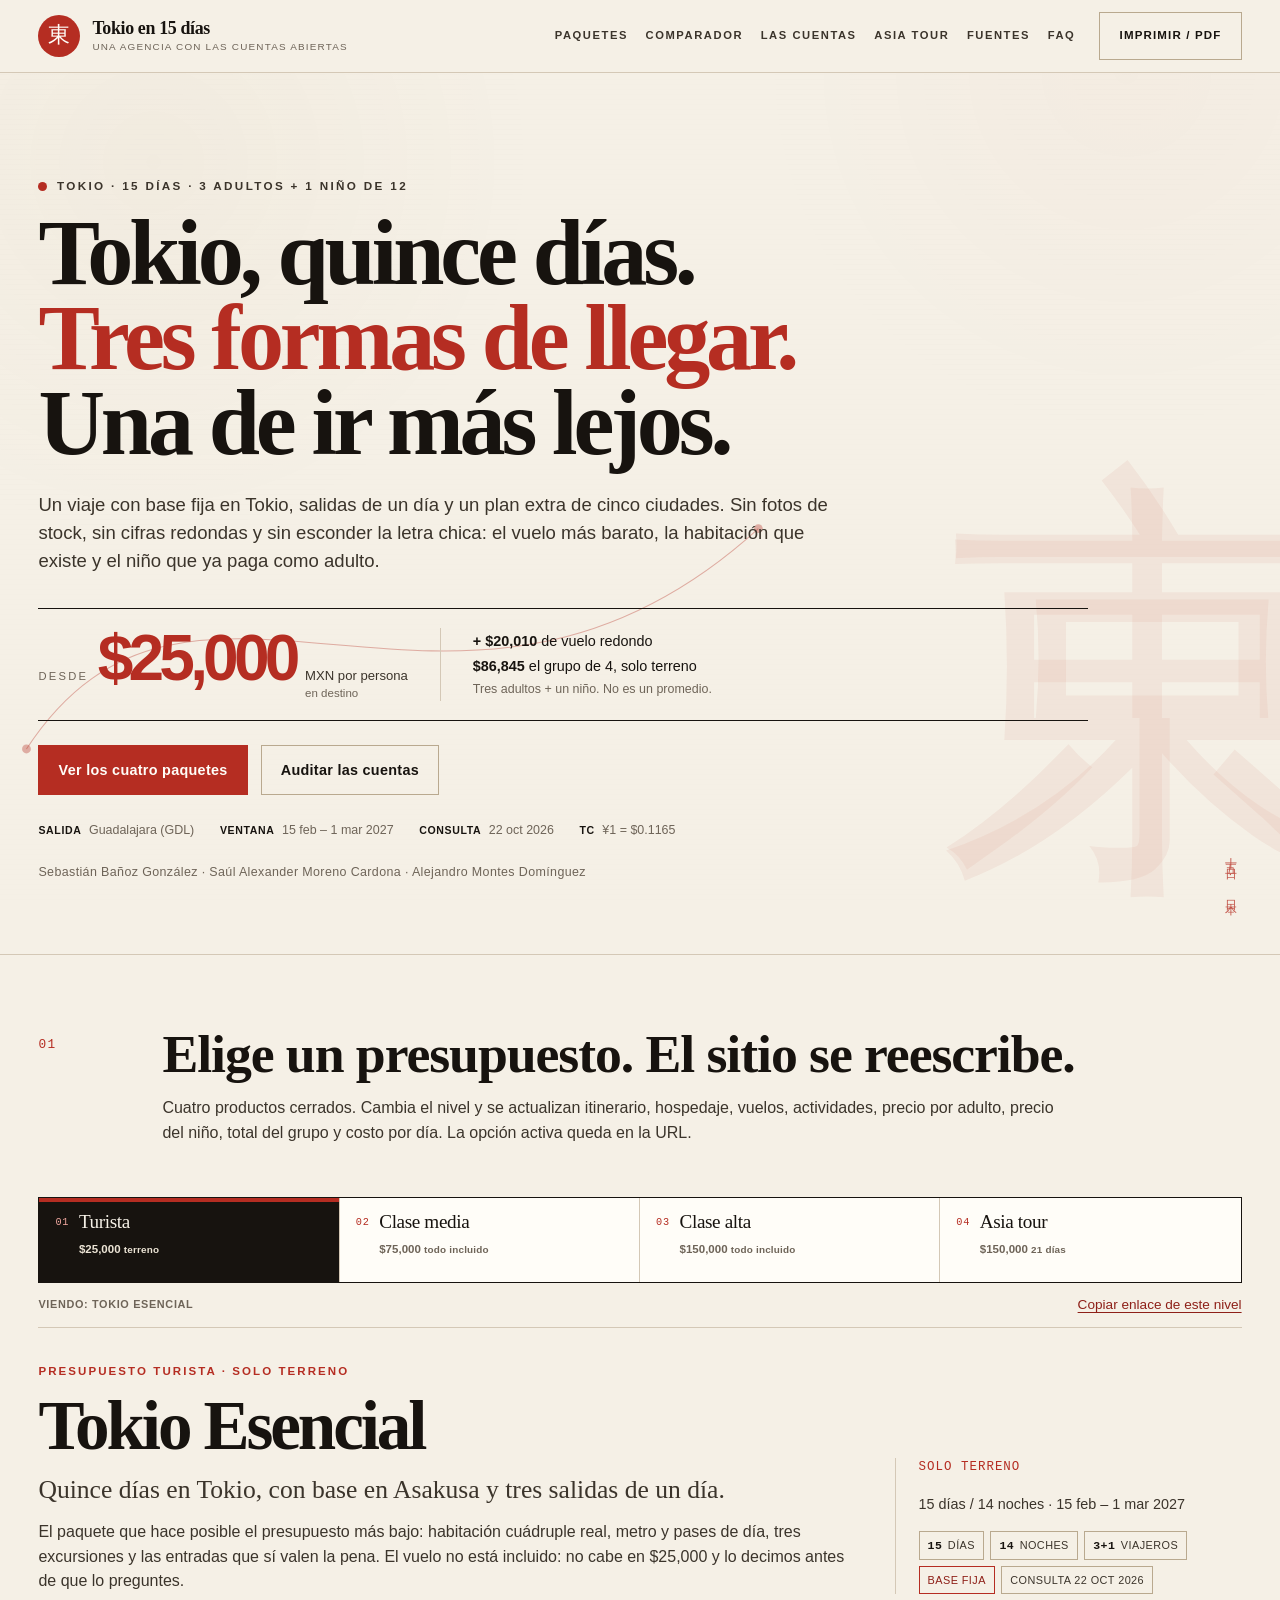
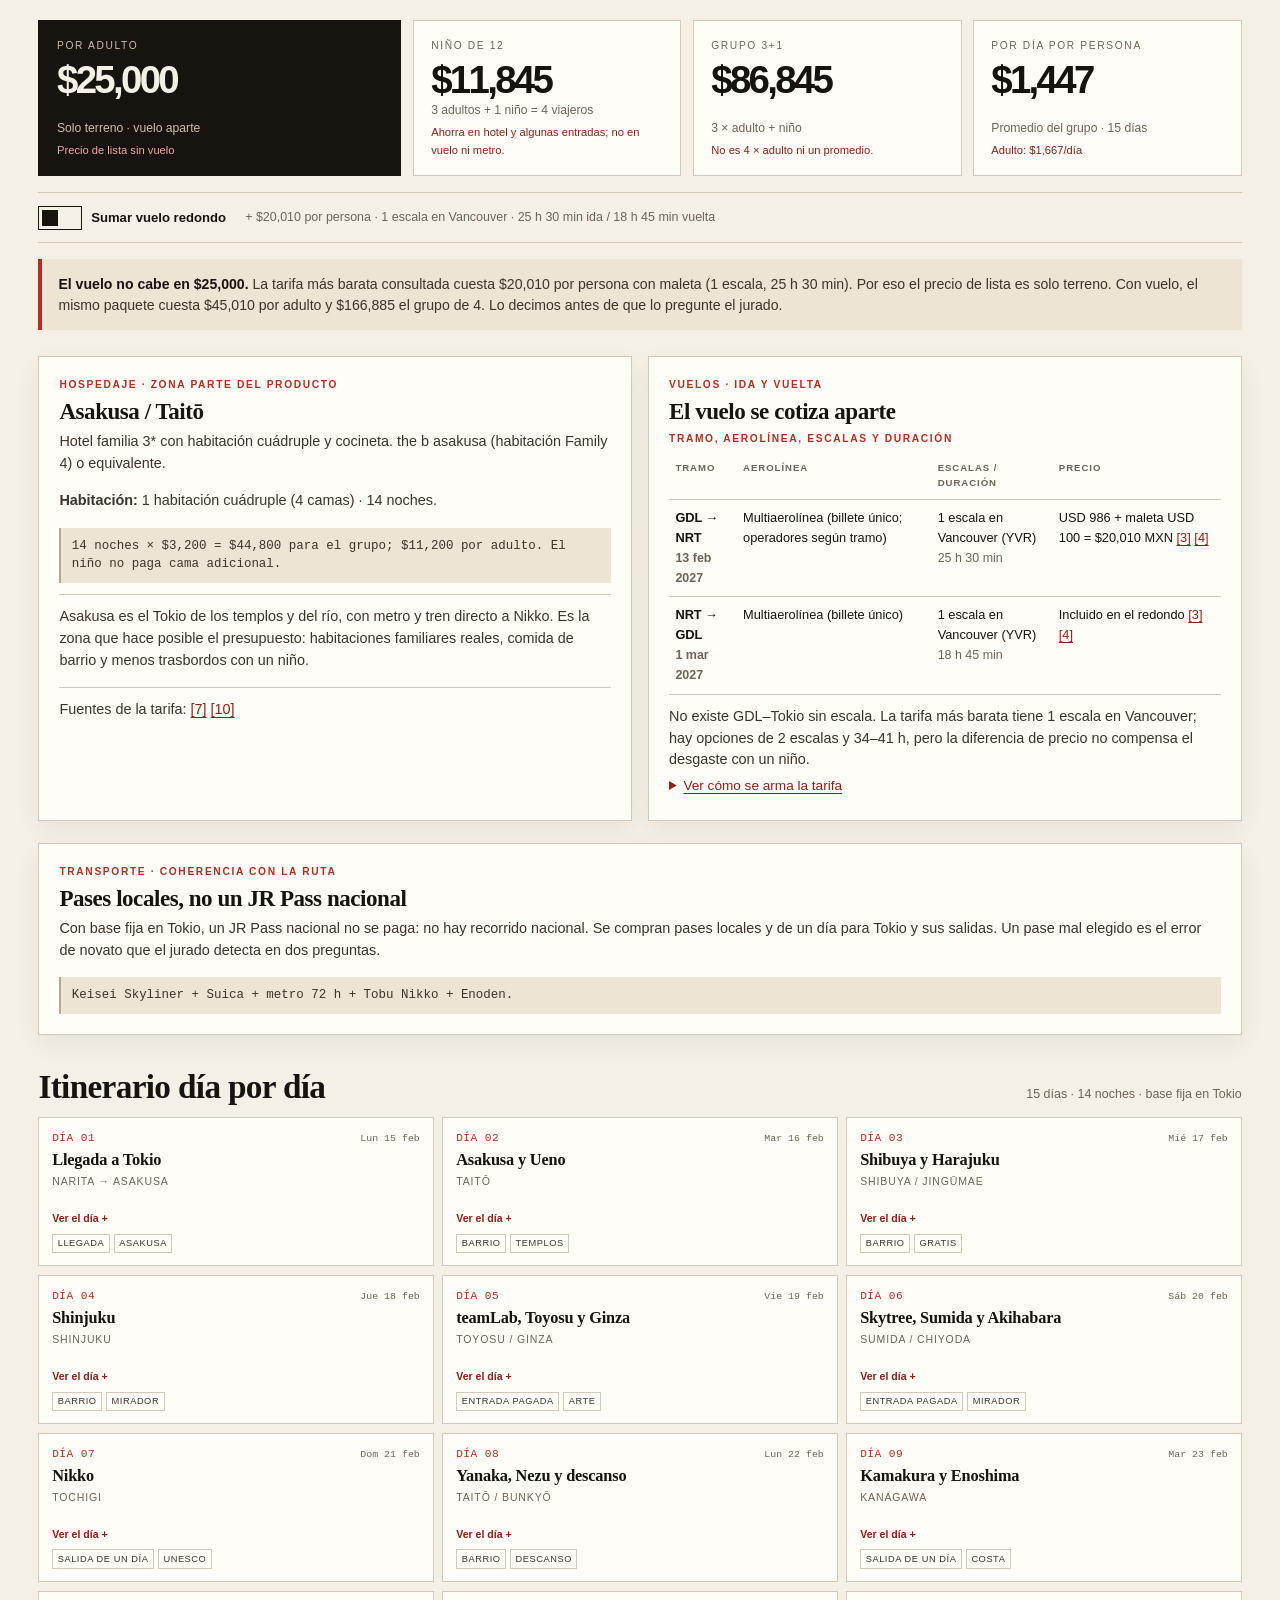
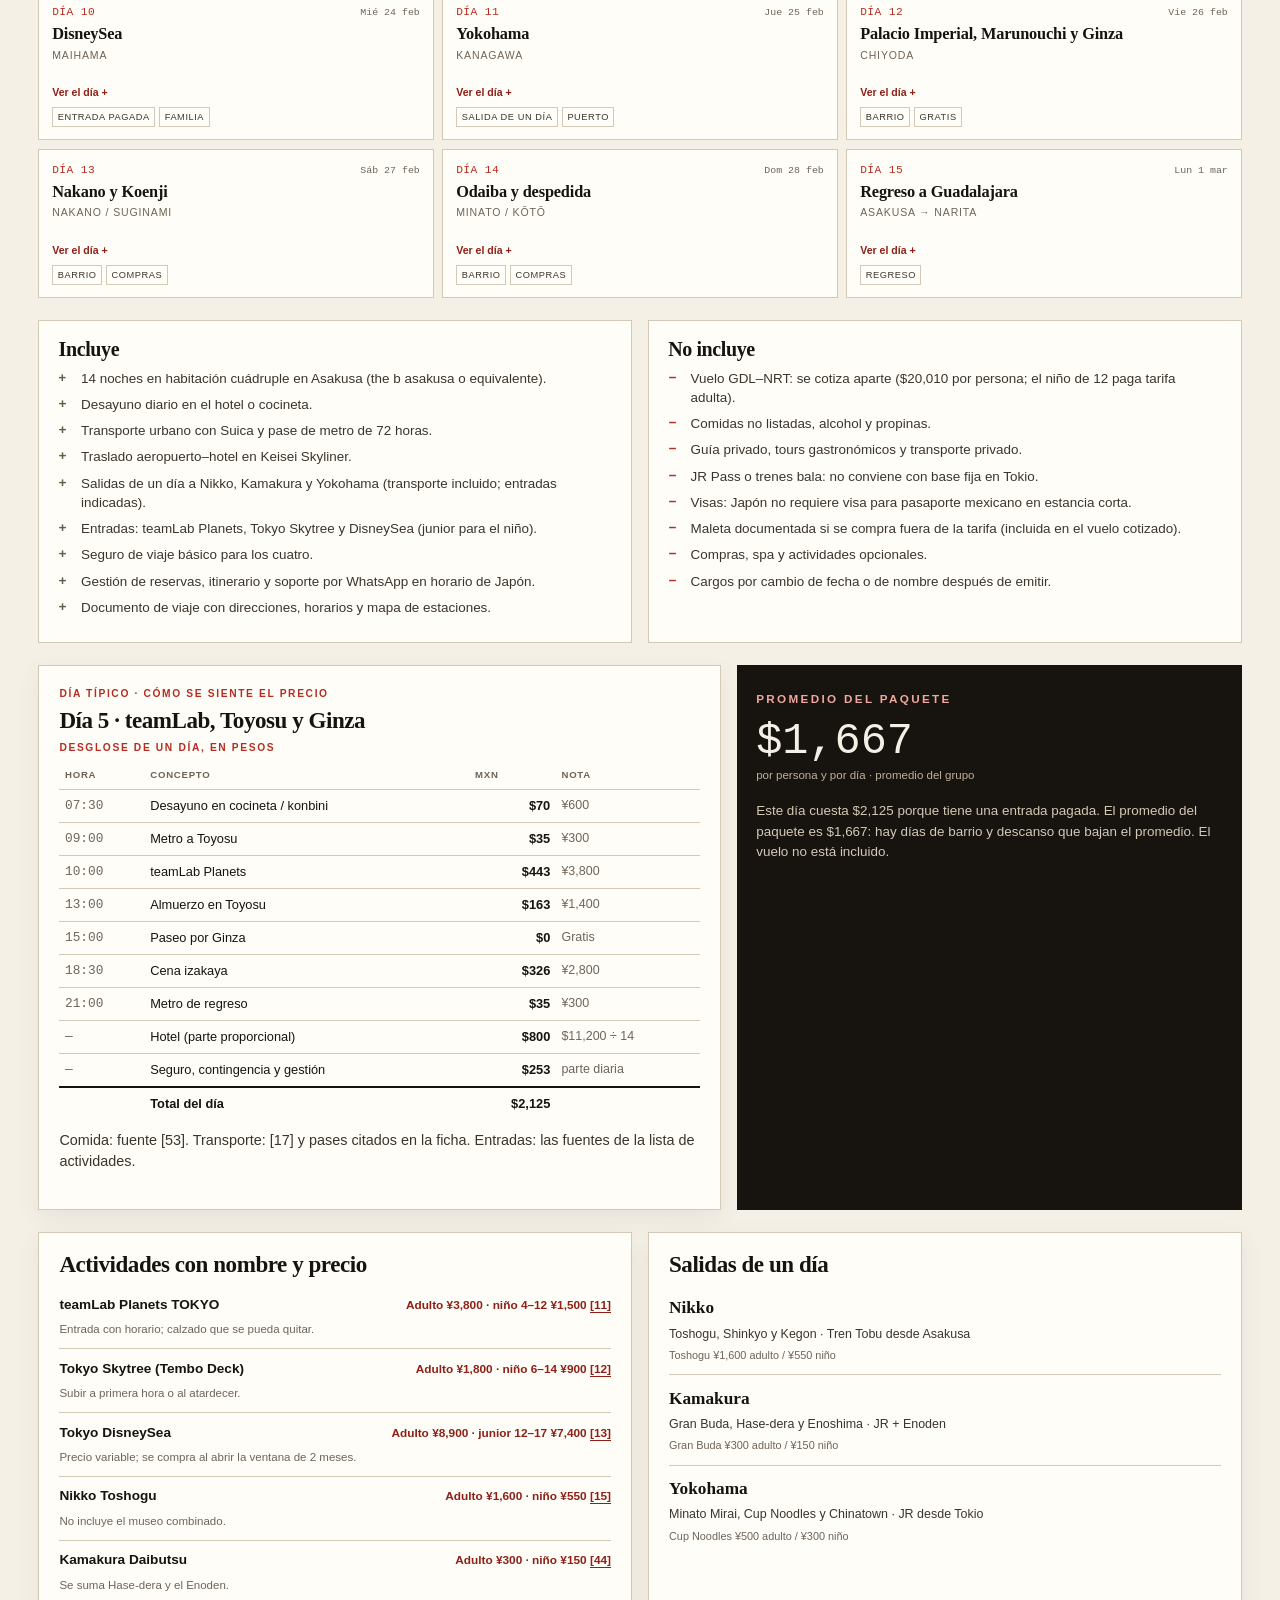
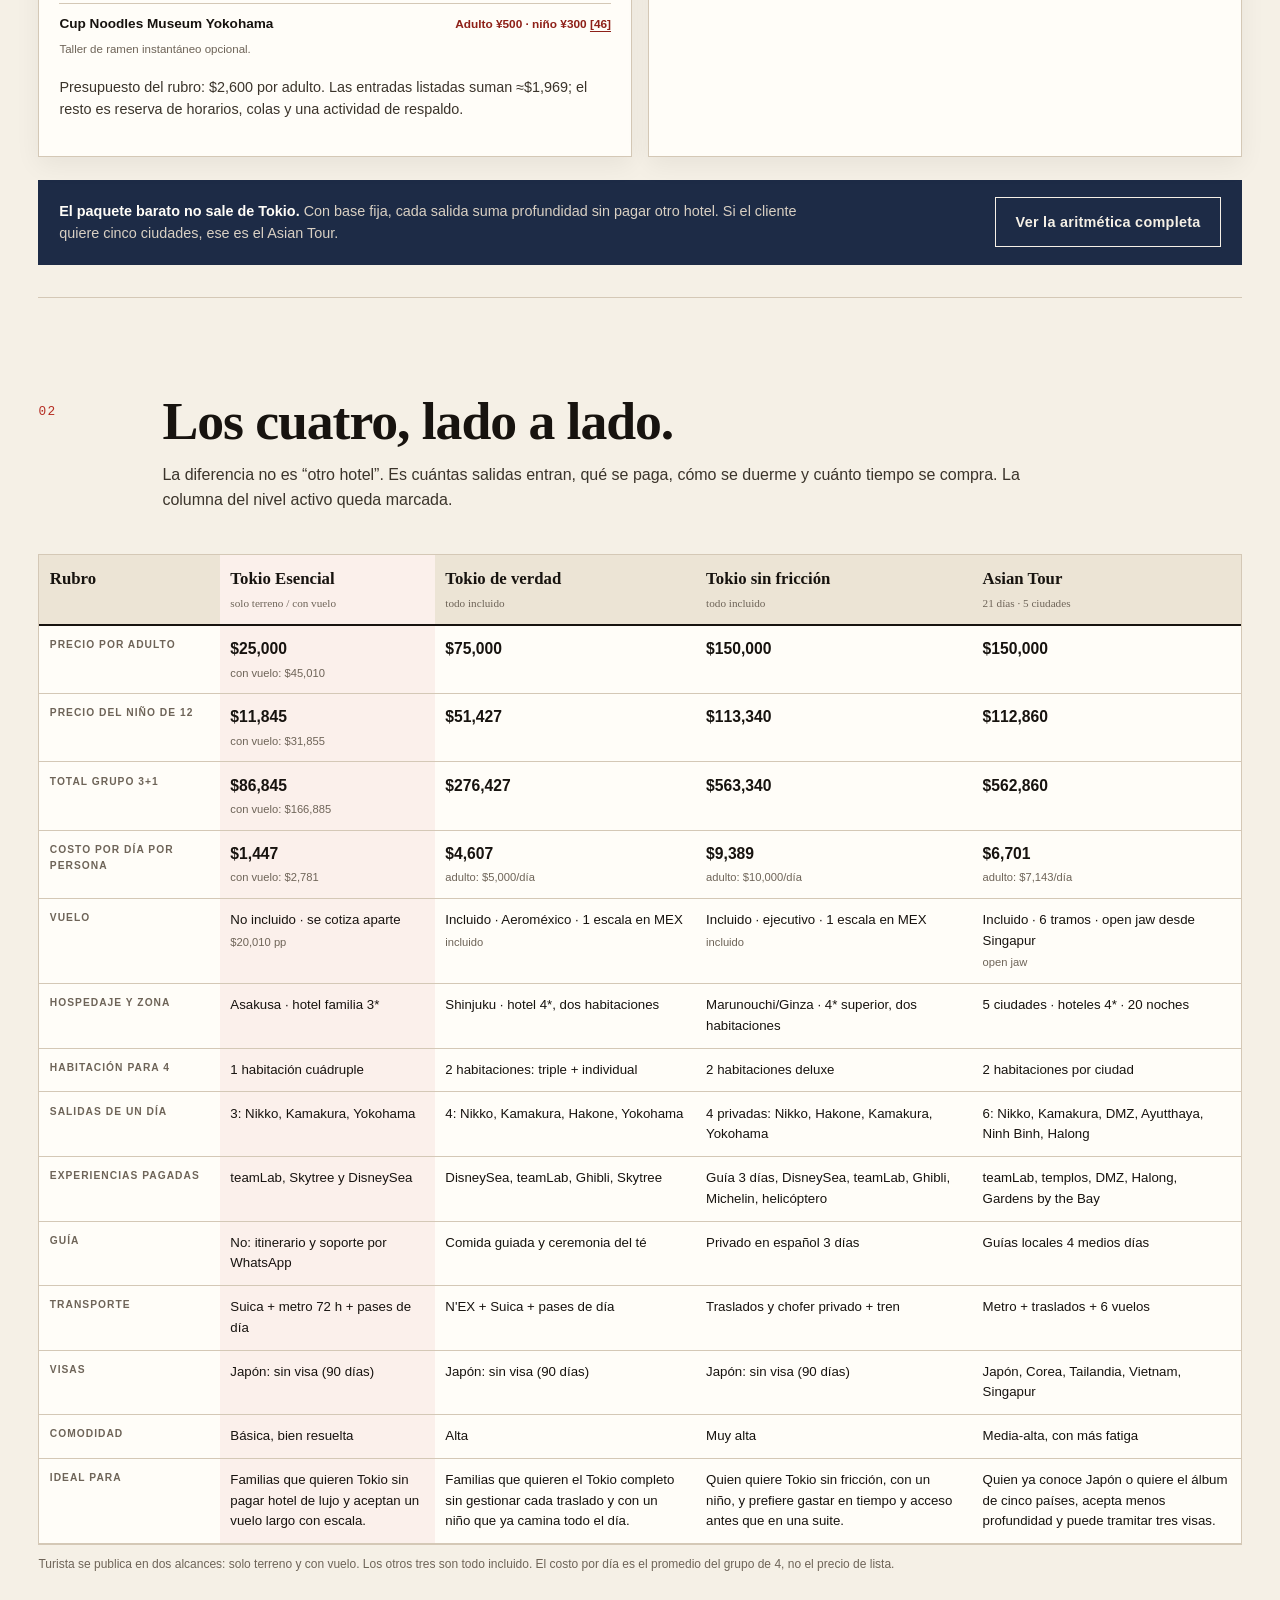
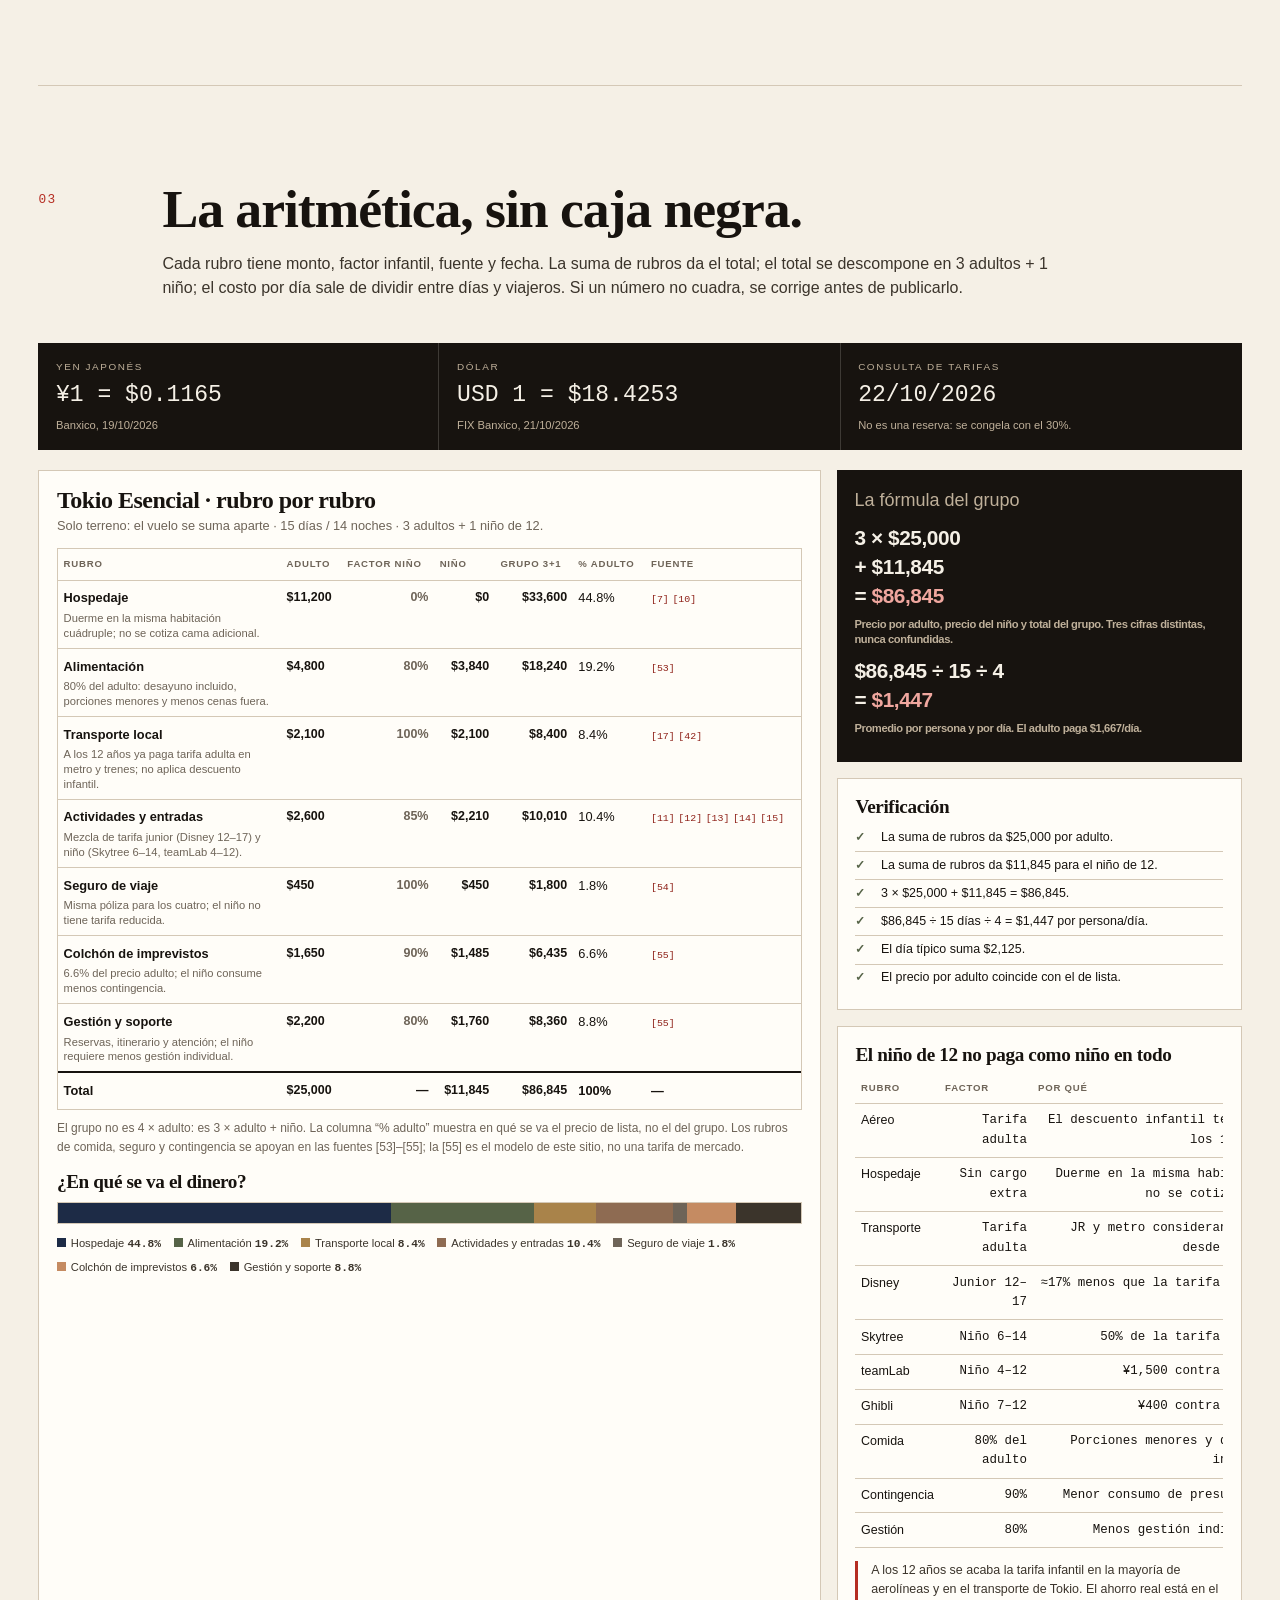
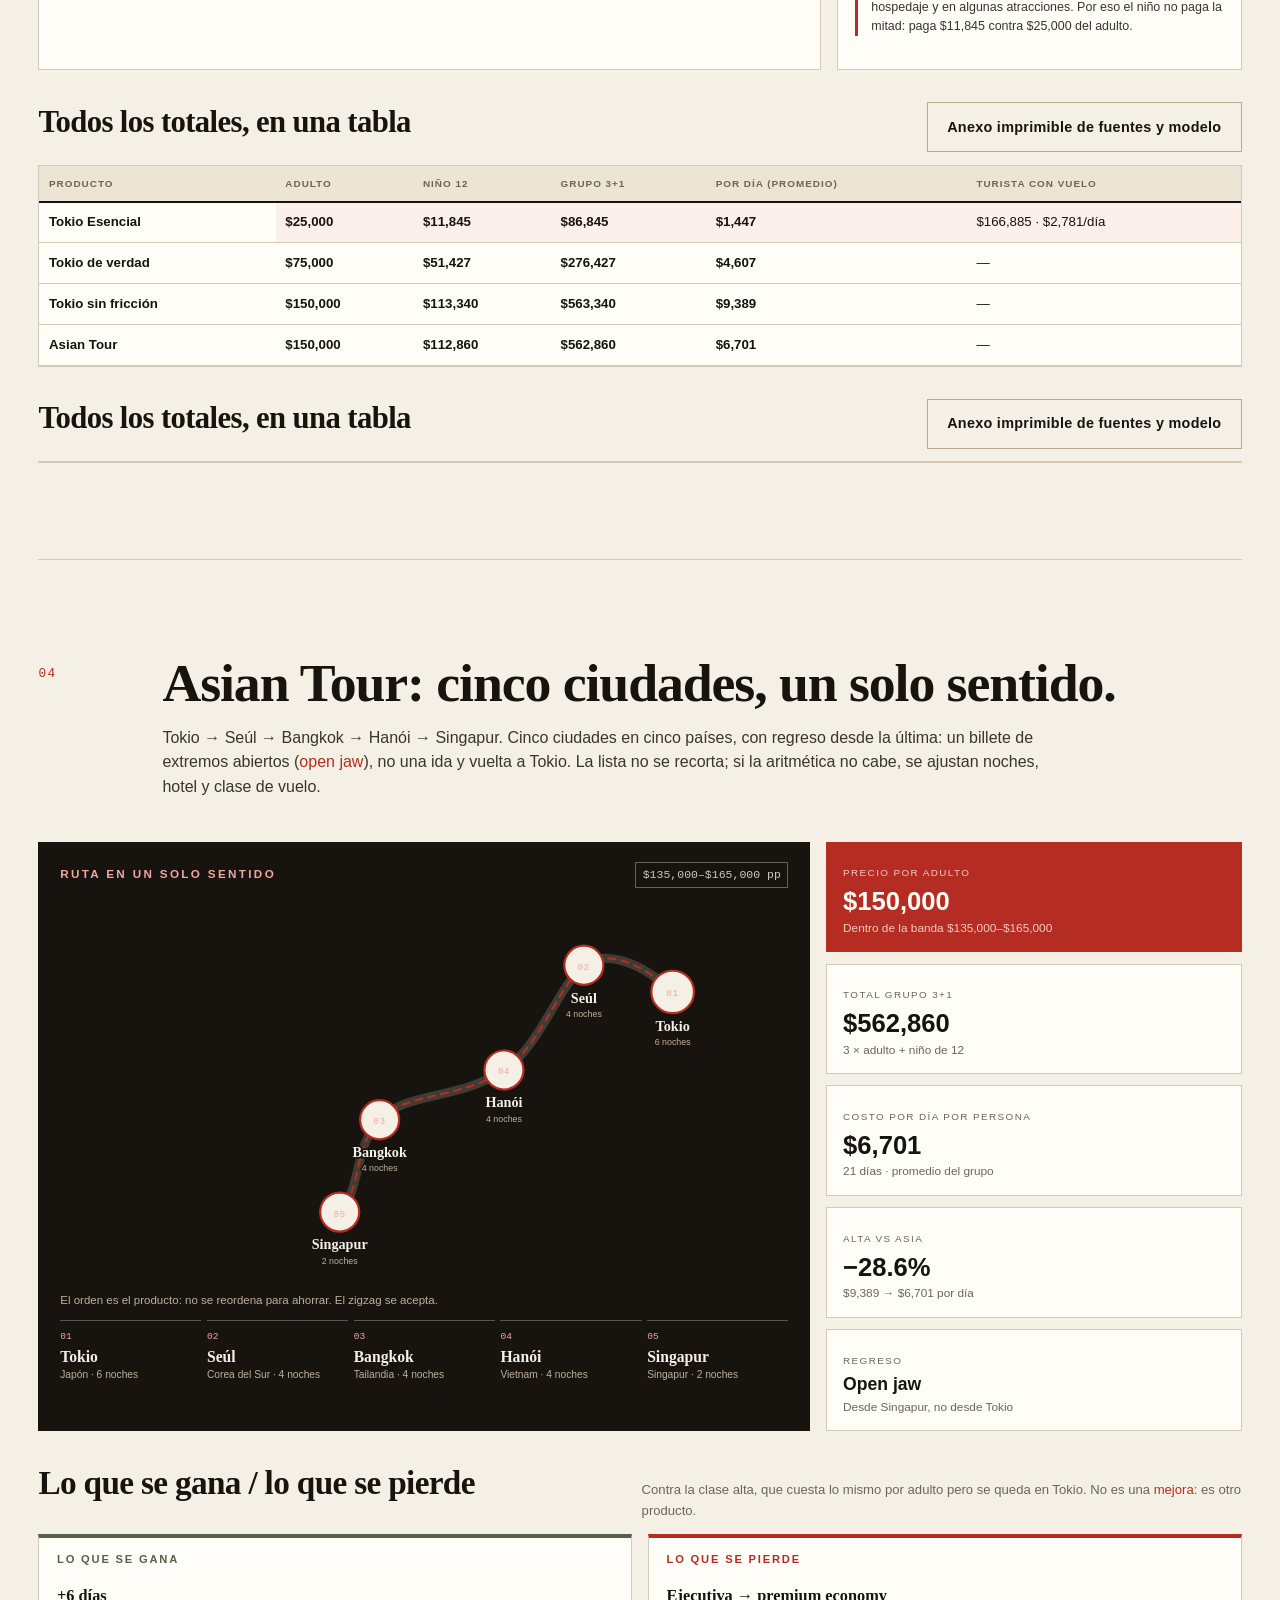
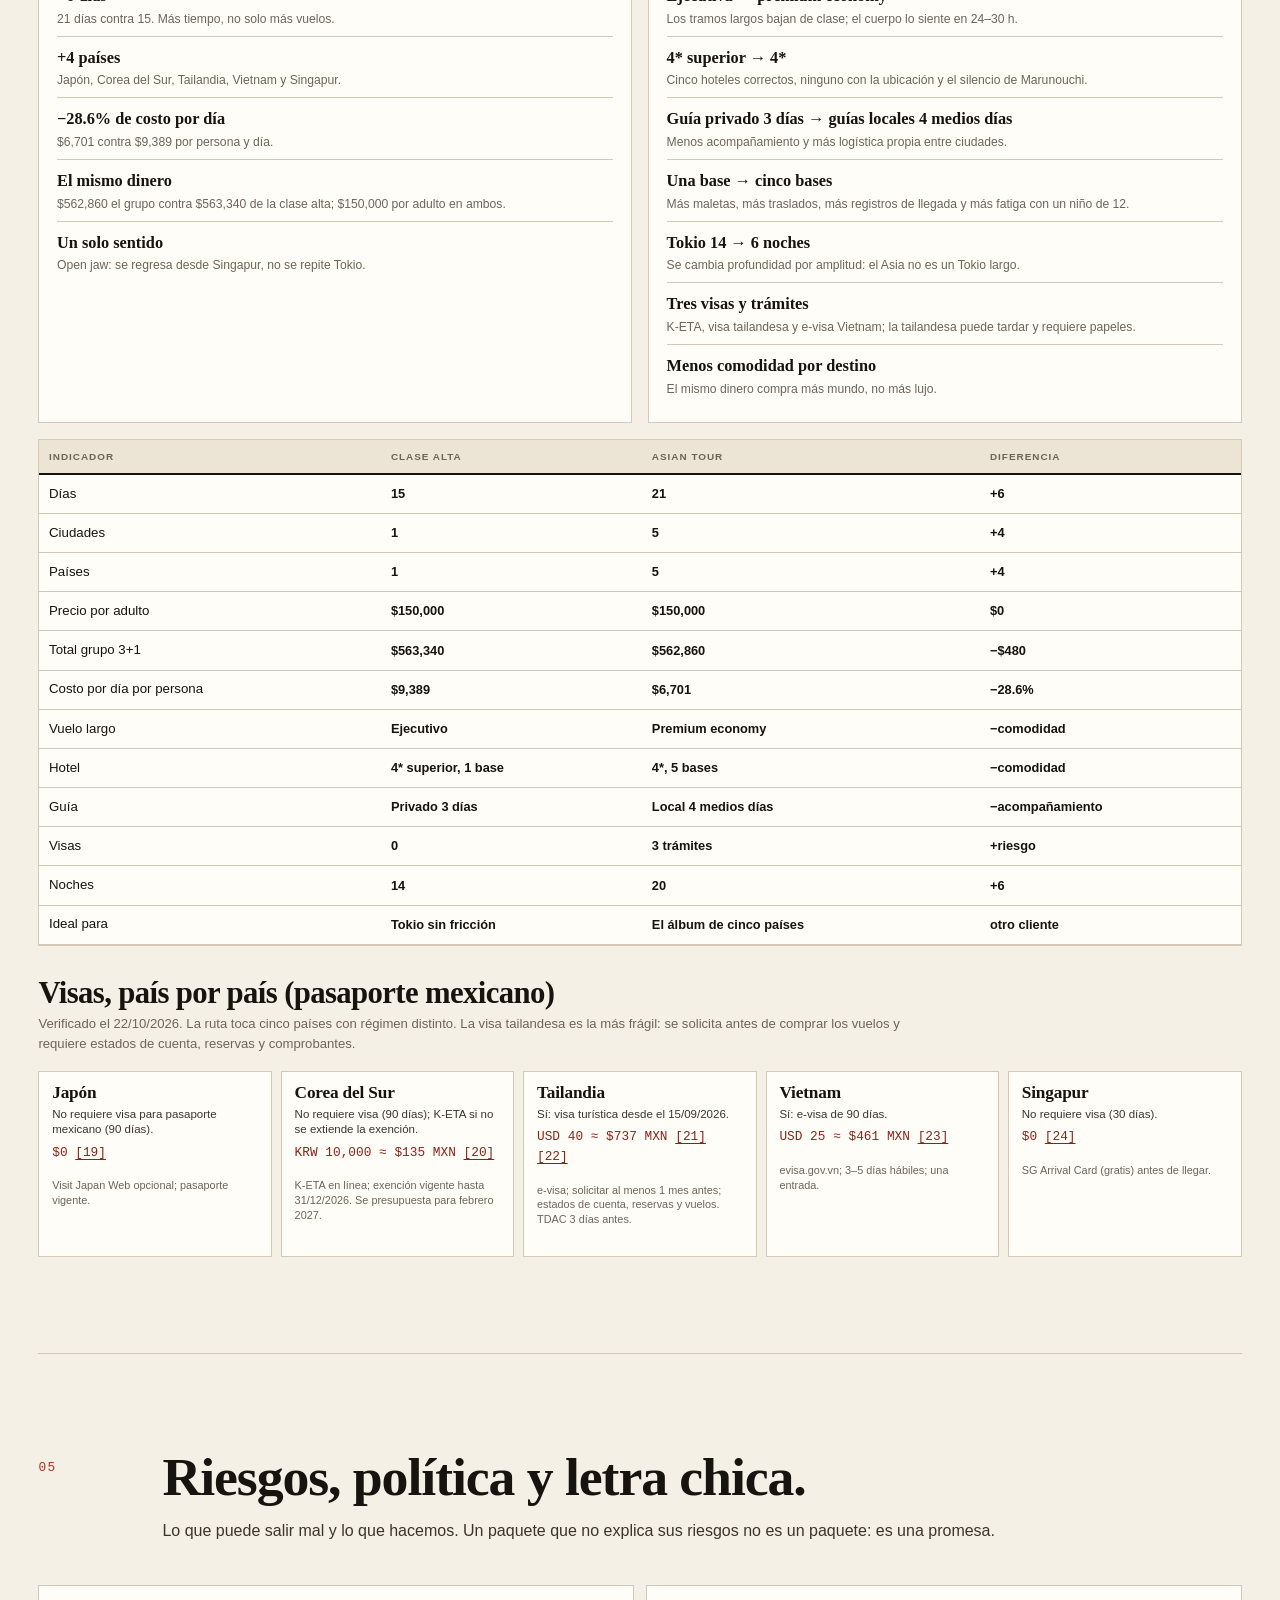
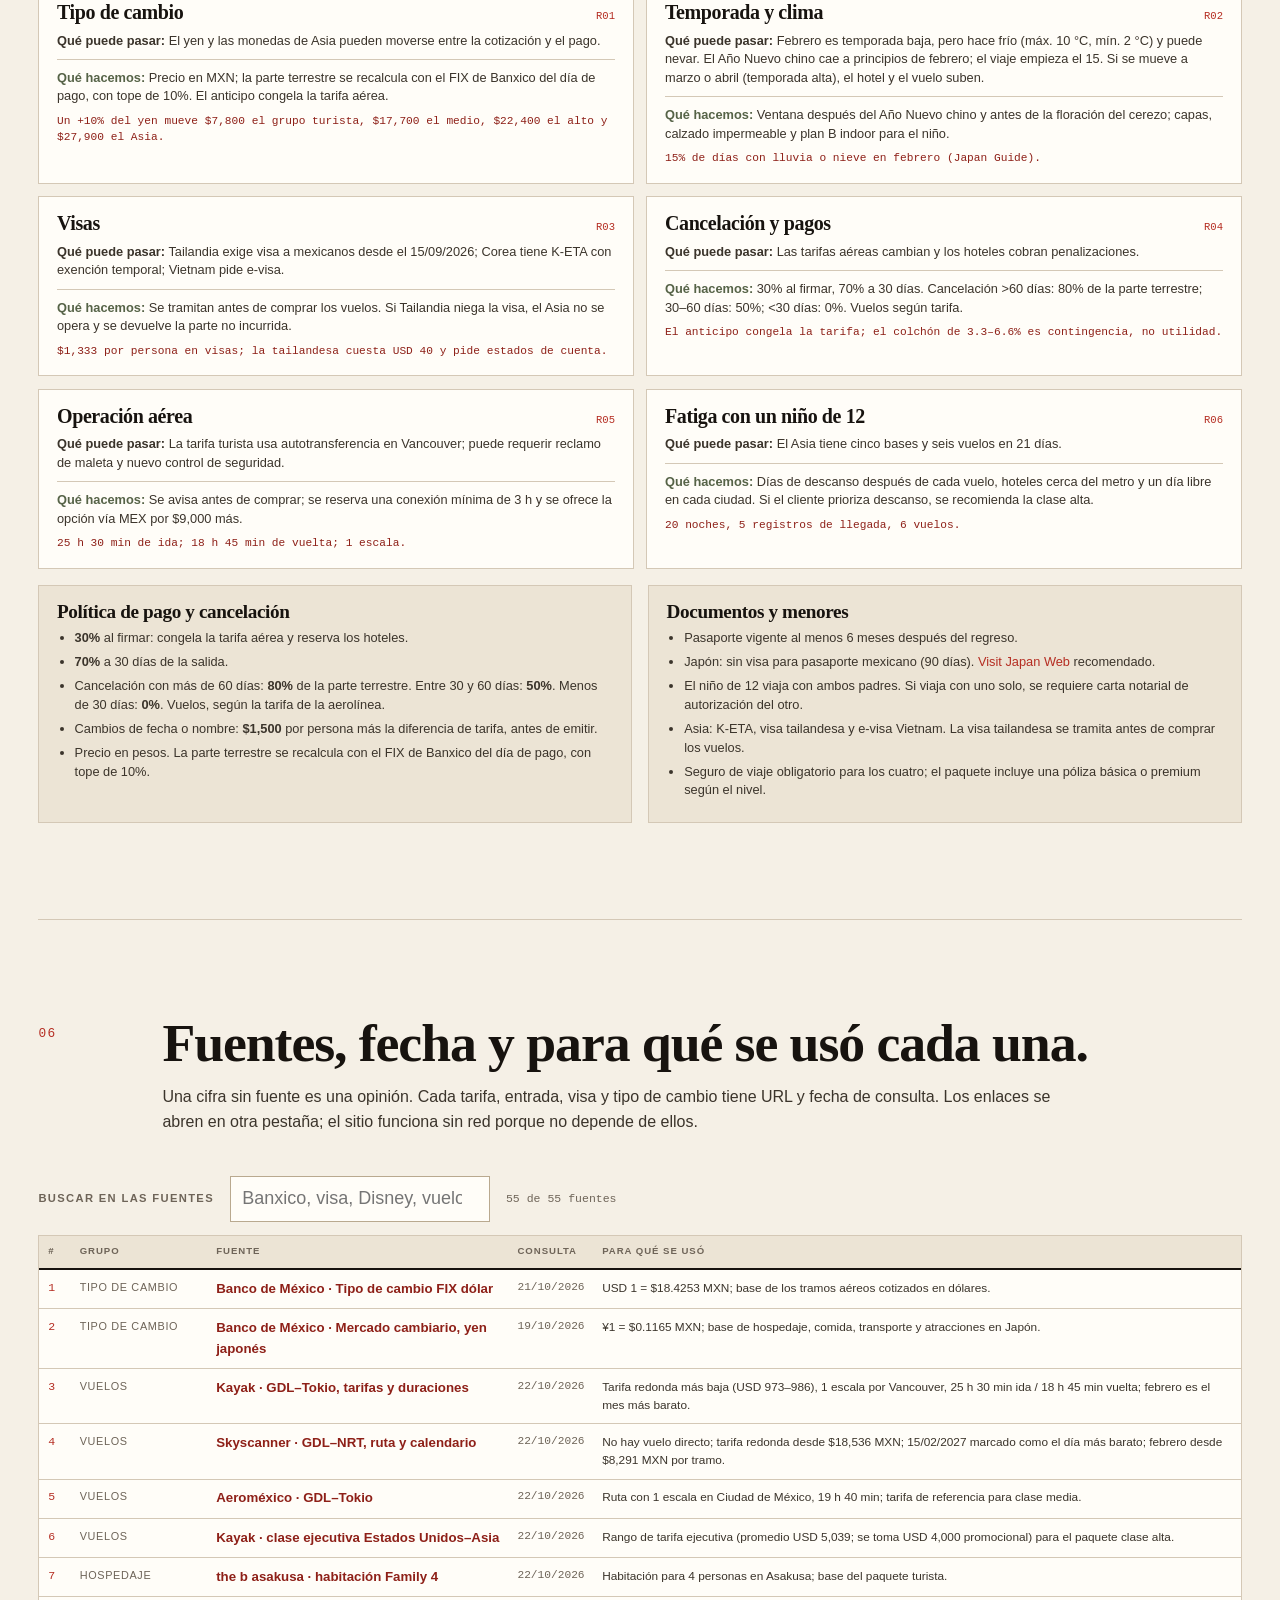
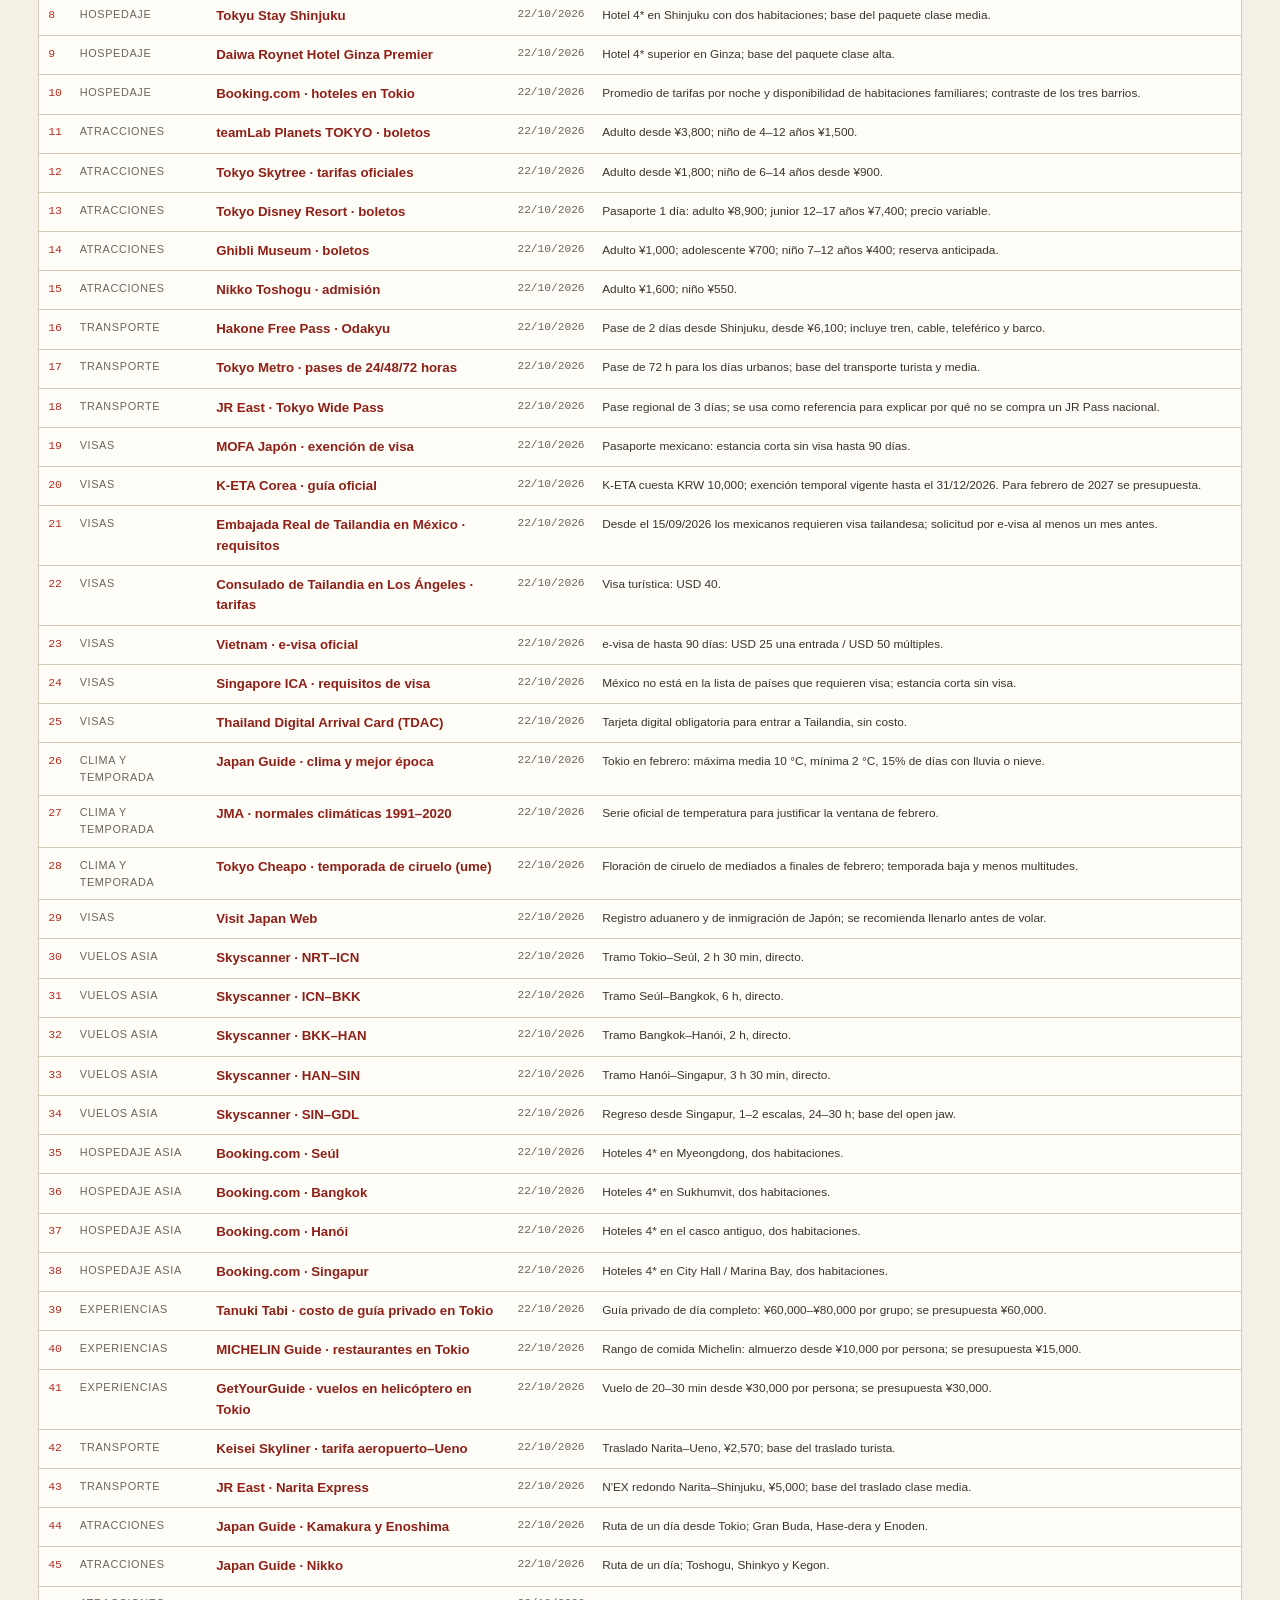
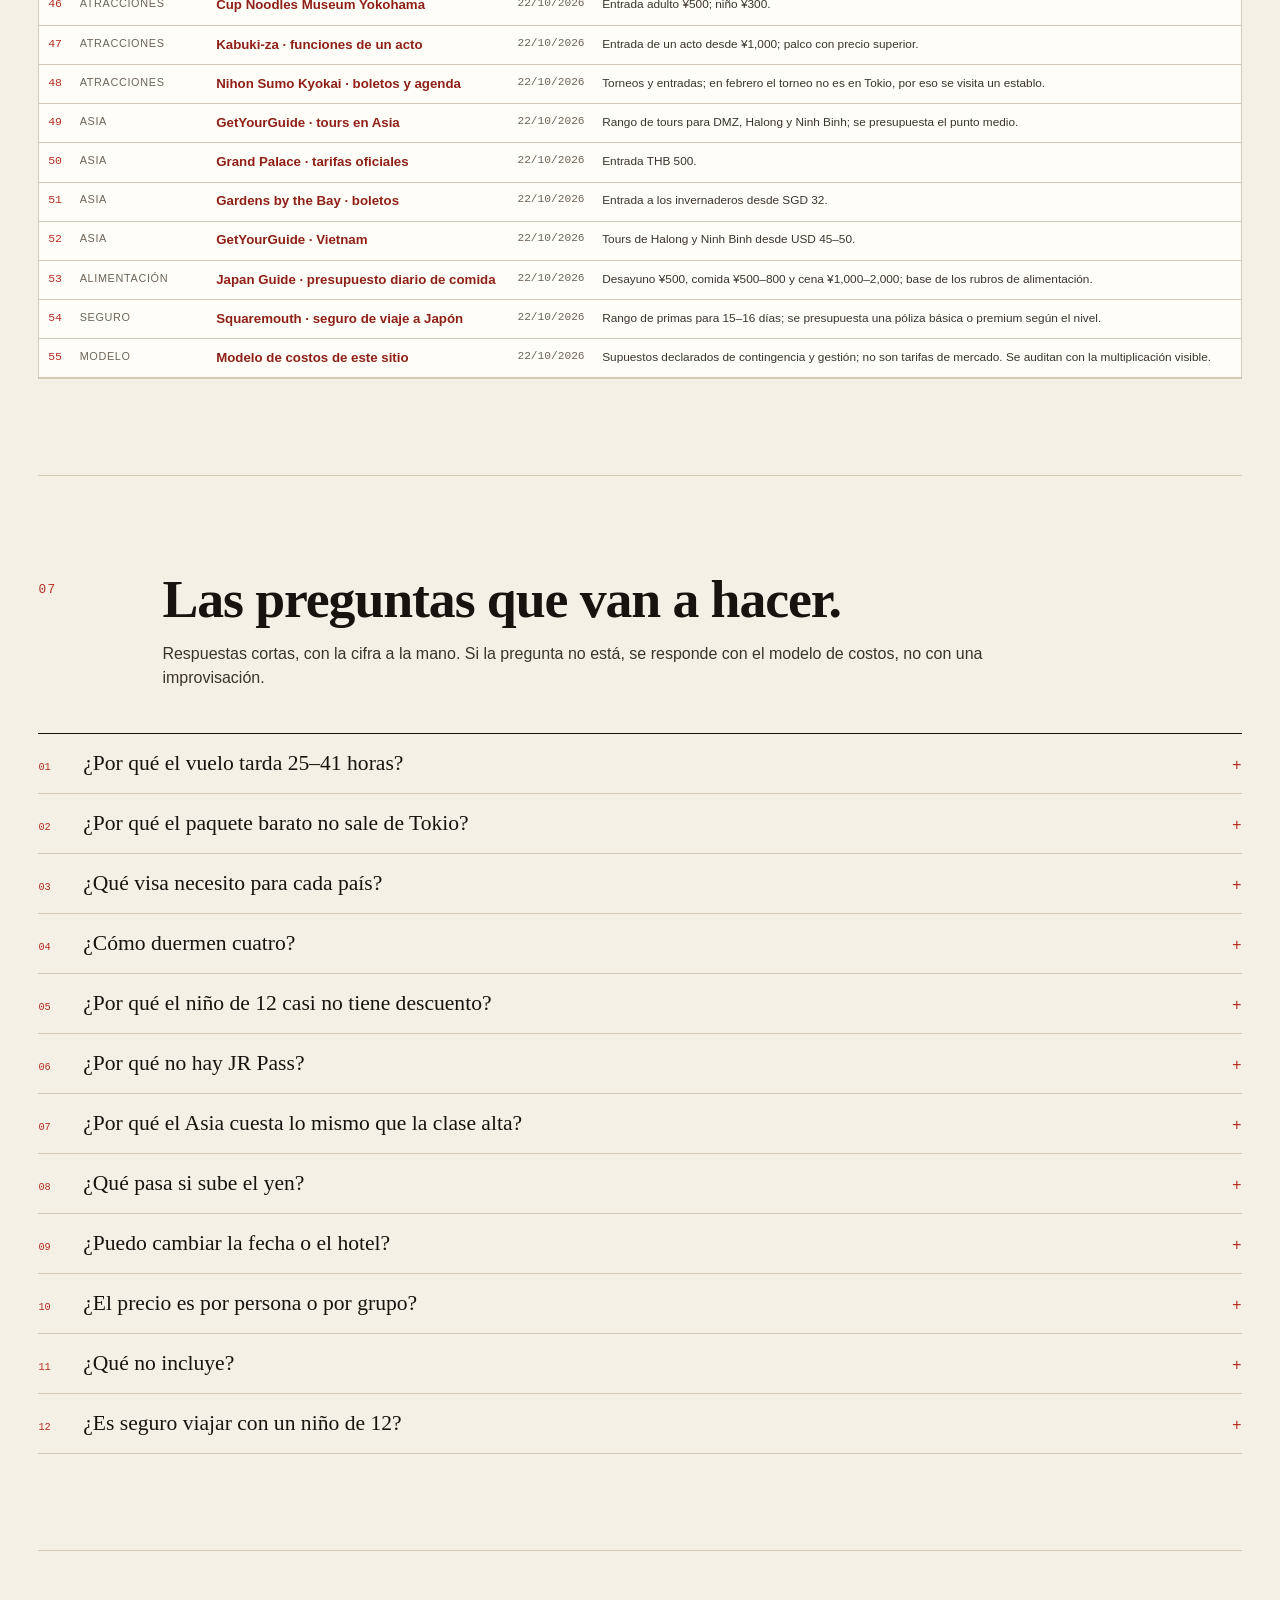
<file: index.html>
<!DOCTYPE html>
<html lang="es-MX">
<head>
  <meta charset="utf-8">
  <meta name="viewport" content="width=device-width, initial-scale=1">
  <title>Tokio en 15 días · Tres presupuestos y un Asian Tour</title>
  <meta name="description" content="Tokio, 15 días con base fija, para 3 adultos y 1 niño de 12 años. Tres niveles de presupuesto y un Asian Tour de cinco ciudades, con cada cifra y cada fuente a la vista.">
  <meta name="theme-color" content="#14110e">
  <meta property="og:title" content="Tokio en 15 días · Tres presupuestos y un Asian Tour">
  <meta property="og:description" content="Un sitio de venta con las cuentas abiertas: turista, clase media, clase alta y Asian Tour.">
  <meta property="og:type" content="website">
  <link rel="icon" href="./assets/favicon.svg" type="image/svg+xml">
  <link rel="stylesheet" href="./styles.css">
</head>
<body>
  <a class="skip-link" href="#contenido">Saltar al contenido</a>

  <header class="site-header" id="top">
    <a class="brand" href="#inicio" aria-label="Tokio en 15 días, ir al inicio">
      <span class="brand-mark" aria-hidden="true">東</span>
      <span class="brand-text">
        <strong>Tokio en 15 días</strong>
        <small>Una agencia con las cuentas abiertas</small>
      </span>
    </a>
    <button class="menu-btn" type="button" aria-expanded="false" aria-controls="site-nav" data-menu>Menú</button>
    <nav class="site-nav" id="site-nav" aria-label="Navegación principal">
      <a href="#paquete">Paquetes</a>
      <a href="#comparador">Comparador</a>
      <a href="#transparencia">Las cuentas</a>
      <a href="#plan-asia">Asia Tour</a>
      <a href="#fuentes">Fuentes</a>
      <a href="#faq">FAQ</a>
    </nav>
    <button class="btn btn-ghost print-btn" type="button" data-print>Imprimir / PDF</button>
  </header>

  <main id="contenido">
    <!-- HERO -->
    <section class="hero" id="inicio" aria-labelledby="hero-title">
      <div class="hero-bg" aria-hidden="true">
        <span class="hero-seal">東京</span>
        <span class="hero-vertical">十五日 · 日本</span>
        <svg class="hero-line" viewBox="0 0 900 420" role="presentation">
          <path d="M30 330 C 220 40, 520 390, 860 80" fill="none" stroke="currentColor" stroke-width="1.2"/>
          <circle cx="30" cy="330" r="5" fill="currentColor"/>
          <circle cx="860" cy="80" r="5" fill="currentColor"/>
        </svg>
      </div>

      <div class="hero-inner">
        <p class="eyebrow"><span class="dot" aria-hidden="true"></span> Tokio · 15 días · 3 adultos + 1 niño de 12</p>
        <h1 id="hero-title">Tokio, quince días.<br><em>Tres formas de llegar.</em><br>Una de ir más lejos.</h1>
        <p class="hero-lead">Un viaje con base fija en Tokio, salidas de un día y un plan extra de cinco ciudades. Sin fotos de stock, sin cifras redondas y sin esconder la letra chica: el vuelo más barato, la habitación que existe y el niño que ya paga como adulto.</p>

        <div class="hero-price" aria-label="Precio de entrada">
          <div class="hero-price-main">
            <span class="price-label">Desde</span>
            <strong>$25,000</strong>
            <span class="price-unit">MXN por persona<br><small>en destino</small></span>
          </div>
          <div class="hero-price-side">
            <p><b>+ $20,010</b> de vuelo redondo</p>
            <p><b>$86,845</b> el grupo de 4, solo terreno</p>
            <p class="tiny">Tres adultos + un niño. No es un promedio.</p>
          </div>
        </div>

        <div class="hero-actions">
          <a class="btn btn-primary" href="#paquete" data-scroll-product>Ver los cuatro paquetes</a>
          <a class="btn btn-ghost" href="#transparencia">Auditar las cuentas</a>
        </div>

        <div class="hero-meta">
          <span><b>Salida</b> Guadalajara (GDL)</span>
          <span><b>Ventana</b> 15 feb – 1 mar 2027</span>
          <span><b>Consulta</b> 22 oct 2026</span>
          <span><b>TC</b> ¥1 = $0.1165</span>
        </div>

        <p class="hero-credits" data-credits-mini>Equipo <span class="blank"></span> · <span class="blank"></span> · <span class="blank"></span></p>
      </div>
    </section>

    <!-- SELECTOR + PRODUCTO -->
    <section class="selector-section" id="paquete" aria-labelledby="selector-title">
      <div class="section-head">
        <p class="section-num">01</p>
        <div>
          <h2 id="selector-title">Elige un presupuesto. El sitio se reescribe.</h2>
          <p class="section-sub">Cuatro productos cerrados. Cambia el nivel y se actualizan itinerario, hospedaje, vuelos, actividades, precio por adulto, precio del niño, total del grupo y costo por día. La opción activa queda en la URL.</p>
        </div>
      </div>

      <div class="selector-wrap">
        <div class="budget-tabs" role="tablist" aria-label="Niveles de presupuesto">
          <button class="budget-tab" role="tab" id="tab-turista" aria-controls="producto" aria-selected="false" data-product="turista">
            <span class="tab-num">01</span>
            <span class="tab-name">Turista</span>
            <span class="tab-price">$25,000 <small>terreno</small></span>
          </button>
          <button class="budget-tab" role="tab" id="tab-media" aria-controls="producto" aria-selected="false" data-product="media">
            <span class="tab-num">02</span>
            <span class="tab-name">Clase media</span>
            <span class="tab-price">$75,000 <small>todo incluido</small></span>
          </button>
          <button class="budget-tab" role="tab" id="tab-alta" aria-controls="producto" aria-selected="false" data-product="alta">
            <span class="tab-num">03</span>
            <span class="tab-name">Clase alta</span>
            <span class="tab-price">$150,000 <small>todo incluido</small></span>
          </button>
          <button class="budget-tab" role="tab" id="tab-asia" aria-controls="producto" aria-selected="false" data-product="asia">
            <span class="tab-num">04</span>
            <span class="tab-name">Asia tour</span>
            <span class="tab-price">$150,000 <small>21 días</small></span>
          </button>
        </div>
        <div class="selector-tools">
          <span class="selector-state" data-selector-state>Viendo: Turista</span>
          <button class="link-btn" type="button" data-copy-link>Copiar enlace de este nivel</button>
        </div>
      </div>

      <div id="producto" class="product" role="tabpanel" aria-labelledby="tab-turista"></div>
      <p class="sr-only" id="anuncio" aria-live="polite"></p>
    </section>

    <!-- COMPARADOR -->
    <section class="section compare-section" id="comparador" aria-labelledby="compare-title">
      <div class="section-head">
        <p class="section-num">02</p>
        <div>
          <h2 id="compare-title">Los cuatro, lado a lado.</h2>
          <p class="section-sub">La diferencia no es “otro hotel”. Es cuántas salidas entran, qué se paga, cómo se duerme y cuánto tiempo se compra. La columna del nivel activo queda marcada.</p>
        </div>
      </div>
      <div class="table-scroll" tabindex="0" role="region" aria-label="Tabla comparativa de los cuatro paquetes, desplazable horizontalmente">
        <table class="compare-table" id="compare-table">
          <caption class="sr-only">Comparación de los paquetes Turista, Clase media, Clase alta y Asian Tour</caption>
          <thead></thead>
          <tbody></tbody>
        </table>
      </div>
      <p class="table-note">Turista se publica en dos alcances: solo terreno y con vuelo. Los otros tres son todo incluido. El costo por día es el promedio del grupo de 4, no el precio de lista.</p>
    </section>

    <!-- TRANSPARENCIA -->
    <section class="section ledger-section" id="transparencia" aria-labelledby="ledger-title">
      <div class="section-head">
        <p class="section-num">03</p>
        <div>
          <h2 id="ledger-title">La aritmética, sin caja negra.</h2>
          <p class="section-sub">Cada rubro tiene monto, factor infantil, fuente y fecha. La suma de rubros da el total; el total se descompone en 3 adultos + 1 niño; el costo por día sale de dividir entre días y viajeros. Si un número no cuadra, se corrige antes de publicarlo.</p>
        </div>
      </div>
      <div id="ledger" class="ledger"></div>

      <div class="all-totals">
        <div class="all-totals-head">
          <h3>Todos los totales, en una tabla</h3>
          <a class="btn btn-ghost" href="./anexo.html">Anexo imprimible de fuentes y modelo</a>
        </div>
        <div class="table-scroll" tabindex="0" role="region" aria-label="Tabla de totales de los cuatro paquetes, desplazable horizontalmente">
          <table class="totals-table" id="totals-table">
            <caption class="sr-only">Totales por producto: adulto, niño, grupo y costo por día</caption>
            <thead></thead>
            <tbody></tbody>
          </table>
        </div>
      </div>
    </section>

    <!-- ASIA -->
    <section class="section asia-section" id="plan-asia" aria-labelledby="asia-title">
      <div class="section-head">
        <p class="section-num">04</p>
        <div>
          <h2 id="asia-title">Asian Tour: cinco ciudades, un solo sentido.</h2>
          <p class="section-sub">Tokio → Seúl → Bangkok → Hanói → Singapur. Cinco ciudades en cinco países, con regreso desde la última: un billete de extremos abiertos (<em>open jaw</em>), no una ida y vuelta a Tokio. La lista no se recorta; si la aritmética no cabe, se ajustan noches, hotel y clase de vuelo.</p>
        </div>
      </div>

      <div class="asia-grid">
        <div class="asia-map-card">
          <div class="asia-map-head">
            <span class="kicker">Ruta en un solo sentido</span>
            <span class="asia-band">$135,000–$165,000 pp</span>
          </div>
          <svg class="asia-map" viewBox="0 0 820 440" role="img" aria-labelledby="asia-map-title asia-map-desc">
            <title id="asia-map-title">Ruta del Asian Tour: Tokio, Seúl, Bangkok, Hanói y Singapur</title>
            <desc id="asia-map-desc">Diagrama esquemático con cinco nodos numerados en el orden Tokio, Seúl, Bangkok, Hanói y Singapur, con las noches en cada ciudad.</desc>
            <path class="asia-route-shadow" d="M690 108 C 650 70, 610 62, 590 78 C 560 104, 540 170, 500 196 C 450 230, 390 220, 360 252 C 330 284, 340 330, 315 356" />
            <path class="asia-route" d="M690 108 C 650 70, 610 62, 590 78 C 560 104, 540 170, 500 196 C 450 230, 390 220, 360 252 C 330 284, 340 330, 315 356" />
            <g class="asia-node" transform="translate(690,108)">
              <circle r="24"/><text class="asia-node-n" y="5">01</text><text class="asia-node-city" y="44">Tokio</text><text class="asia-node-nights" y="60">6 noches</text>
            </g>
            <g class="asia-node" transform="translate(590,78)">
              <circle r="22"/><text class="asia-node-n" y="5">02</text><text class="asia-node-city" y="42">Seúl</text><text class="asia-node-nights" y="58">4 noches</text>
            </g>
            <g class="asia-node" transform="translate(360,252)">
              <circle r="22"/><text class="asia-node-n" y="5">03</text><text class="asia-node-city" y="42">Bangkok</text><text class="asia-node-nights" y="58">4 noches</text>
            </g>
            <g class="asia-node" transform="translate(500,196)">
              <circle r="22"/><text class="asia-node-n" y="5">04</text><text class="asia-node-city" y="42">Hanói</text><text class="asia-node-nights" y="58">4 noches</text>
            </g>
            <g class="asia-node" transform="translate(315,356)">
              <circle r="22"/><text class="asia-node-n" y="5">05</text><text class="asia-node-city" y="42">Singapur</text><text class="asia-node-nights" y="58">2 noches</text>
            </g>
          </svg>
          <p class="asia-map-caption">El orden es el producto: no se reordena para ahorrar. El zigzag se acepta.</p>
          <div class="asia-cities" id="asia-cities"></div>
        </div>

        <div class="asia-summary" id="asia-summary"></div>
      </div>

      <div class="gain-loss">
        <div class="gain-loss-head">
          <h3>Lo que se gana / lo que se pierde</h3>
          <p>Contra la clase alta, que cuesta lo mismo por adulto pero se queda en Tokio. No es una <em>mejora</em>: es otro producto.</p>
        </div>
        <div class="gain-loss-grid" id="gain-loss"></div>
        <div class="table-scroll" tabindex="0" role="region" aria-label="Tabla numérica de comparación entre clase alta y Asian Tour, desplazable horizontalmente">
          <table class="asia-table" id="asia-table">
            <caption class="sr-only">Comparación numérica entre clase alta y Asian Tour</caption>
            <thead><tr><th>Indicador</th><th>Clase alta</th><th>Asian Tour</th><th>Diferencia</th></tr></thead>
            <tbody></tbody>
          </table>
        </div>
      </div>

      <div class="asia-visas" id="asia-visas"></div>
    </section>

    <!-- RIESGOS -->
    <section class="section risks-section" id="riesgos" aria-labelledby="risks-title">
      <div class="section-head">
        <p class="section-num">05</p>
        <div>
          <h2 id="risks-title">Riesgos, política y letra chica.</h2>
          <p class="section-sub">Lo que puede salir mal y lo que hacemos. Un paquete que no explica sus riesgos no es un paquete: es una promesa.</p>
        </div>
      </div>
      <div class="risk-grid" id="risk-grid"></div>
      <div class="policy">
        <div>
          <h3>Política de pago y cancelación</h3>
          <ul>
            <li><b>30%</b> al firmar: congela la tarifa aérea y reserva los hoteles.</li>
            <li><b>70%</b> a 30 días de la salida.</li>
            <li>Cancelación con más de 60 días: <b>80%</b> de la parte terrestre. Entre 30 y 60 días: <b>50%</b>. Menos de 30 días: <b>0%</b>. Vuelos, según la tarifa de la aerolínea.</li>
            <li>Cambios de fecha o nombre: <b>$1,500</b> por persona más la diferencia de tarifa, antes de emitir.</li>
            <li>Precio en pesos. La parte terrestre se recalcula con el FIX de Banxico del día de pago, con tope de 10%.</li>
          </ul>
        </div>
        <div>
          <h3>Documentos y menores</h3>
          <ul>
            <li>Pasaporte vigente al menos 6 meses después del regreso.</li>
            <li>Japón: sin visa para pasaporte mexicano (90 días). <em>Visit Japan Web</em> recomendado.</li>
            <li>El niño de 12 viaja con ambos padres. Si viaja con uno solo, se requiere carta notarial de autorización del otro.</li>
            <li>Asia: K-ETA, visa tailandesa y e-visa Vietnam. La visa tailandesa se tramita antes de comprar los vuelos.</li>
            <li>Seguro de viaje obligatorio para los cuatro; el paquete incluye una póliza básica o premium según el nivel.</li>
          </ul>
        </div>
      </div>
    </section>

    <!-- FUENTES -->
    <section class="section sources-section" id="fuentes" aria-labelledby="sources-title">
      <div class="section-head">
        <p class="section-num">06</p>
        <div>
          <h2 id="sources-title">Fuentes, fecha y para qué se usó cada una.</h2>
          <p class="section-sub">Una cifra sin fuente es una opinión. Cada tarifa, entrada, visa y tipo de cambio tiene URL y fecha de consulta. Los enlaces se abren en otra pestaña; el sitio funciona sin red porque no depende de ellos.</p>
        </div>
      </div>
      <div class="sources-tools">
        <label for="fuente-busqueda">Buscar en las fuentes</label>
        <input id="fuente-busqueda" type="search" placeholder="Banxico, visa, Disney, vuelo…" autocomplete="off">
        <span class="sources-count" data-sources-count></span>
      </div>
      <div class="table-scroll" tabindex="0" role="region" aria-label="Tabla de fuentes, desplazable horizontalmente">
        <table class="sources-table" id="sources-table">
          <caption class="sr-only">Fuentes consultadas, con URL, fecha y uso</caption>
          <thead><tr><th>#</th><th>Grupo</th><th>Fuente</th><th>Consulta</th><th>Para qué se usó</th></tr></thead>
          <tbody></tbody>
        </table>
      </div>
    </section>

    <!-- FAQ -->
    <section class="section faq-section" id="faq" aria-labelledby="faq-title">
      <div class="section-head">
        <p class="section-num">07</p>
        <div>
          <h2 id="faq-title">Las preguntas que van a hacer.</h2>
          <p class="section-sub">Respuestas cortas, con la cifra a la mano. Si la pregunta no está, se responde con el modelo de costos, no con una improvisación.</p>
        </div>
      </div>
      <div class="faq-list" id="faq-list"></div>
    </section>

    <!-- CRÉDITOS -->
    <section class="section credits-section" id="creditos" aria-labelledby="credits-title">
      <div class="section-head">
        <p class="section-num">08</p>
        <div>
          <h2 id="credits-title">Créditos del equipo.</h2>
        </div>
      </div>
      <div class="credits-card" id="credits-card"></div>
    </section>
  </main>

  <footer class="site-footer">
    <div class="footer-brand">
      <span class="brand-mark" aria-hidden="true">東</span>
      <div>
        <strong>Tokio en 15 días</strong>
        <p>Propuesta de viaje · 3 adultos + 1 niño de 12 · salida desde Guadalajara</p>
      </div>
    </div>
    <div class="footer-meta">
      <p>Tarifas consultadas el 22/10/2026 · TC ¥1 = $0.1165 MXN · USD 1 = $18.4253 MXN</p>
      <p><a href="#inicio">Volver al inicio</a> · <a href="./anexo.html">Anexo imprimible</a></p>
    </div>
  </footer>

  <noscript>
    <div class="noscript">
      <h2>El selector necesita JavaScript local</h2>
      <p>Este sitio es 100% estático y no usa servidores. Para ver el selector y las cuentas, activa JavaScript. Mientras tanto, los precios por adulto son: Turista $25,000 (solo terreno; con vuelo $45,010), Clase media $75,000, Clase alta $150,000 y Asian Tour $150,000.</p>
    </div>
  </noscript>

  <script src="./precios.js" defer></script>
  <script src="./app.js" defer></script>
</body>
</html>
</file>
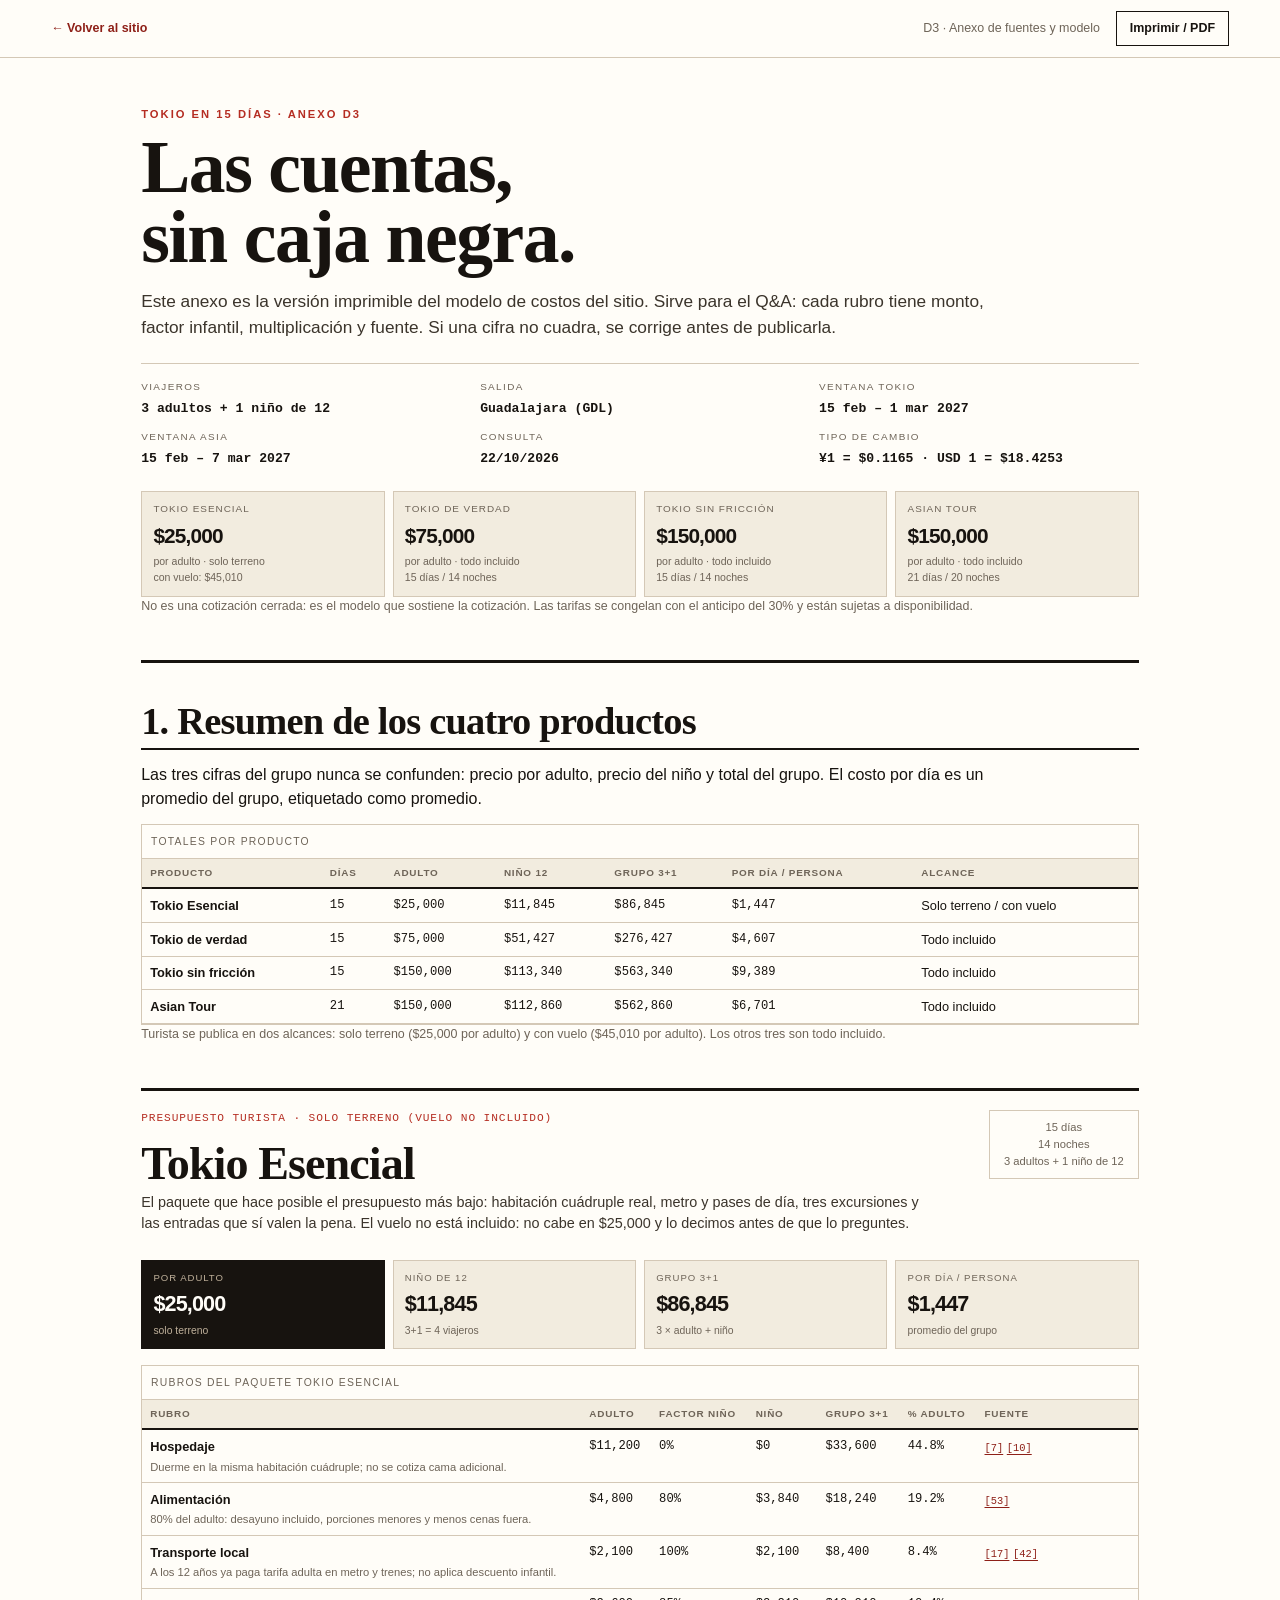
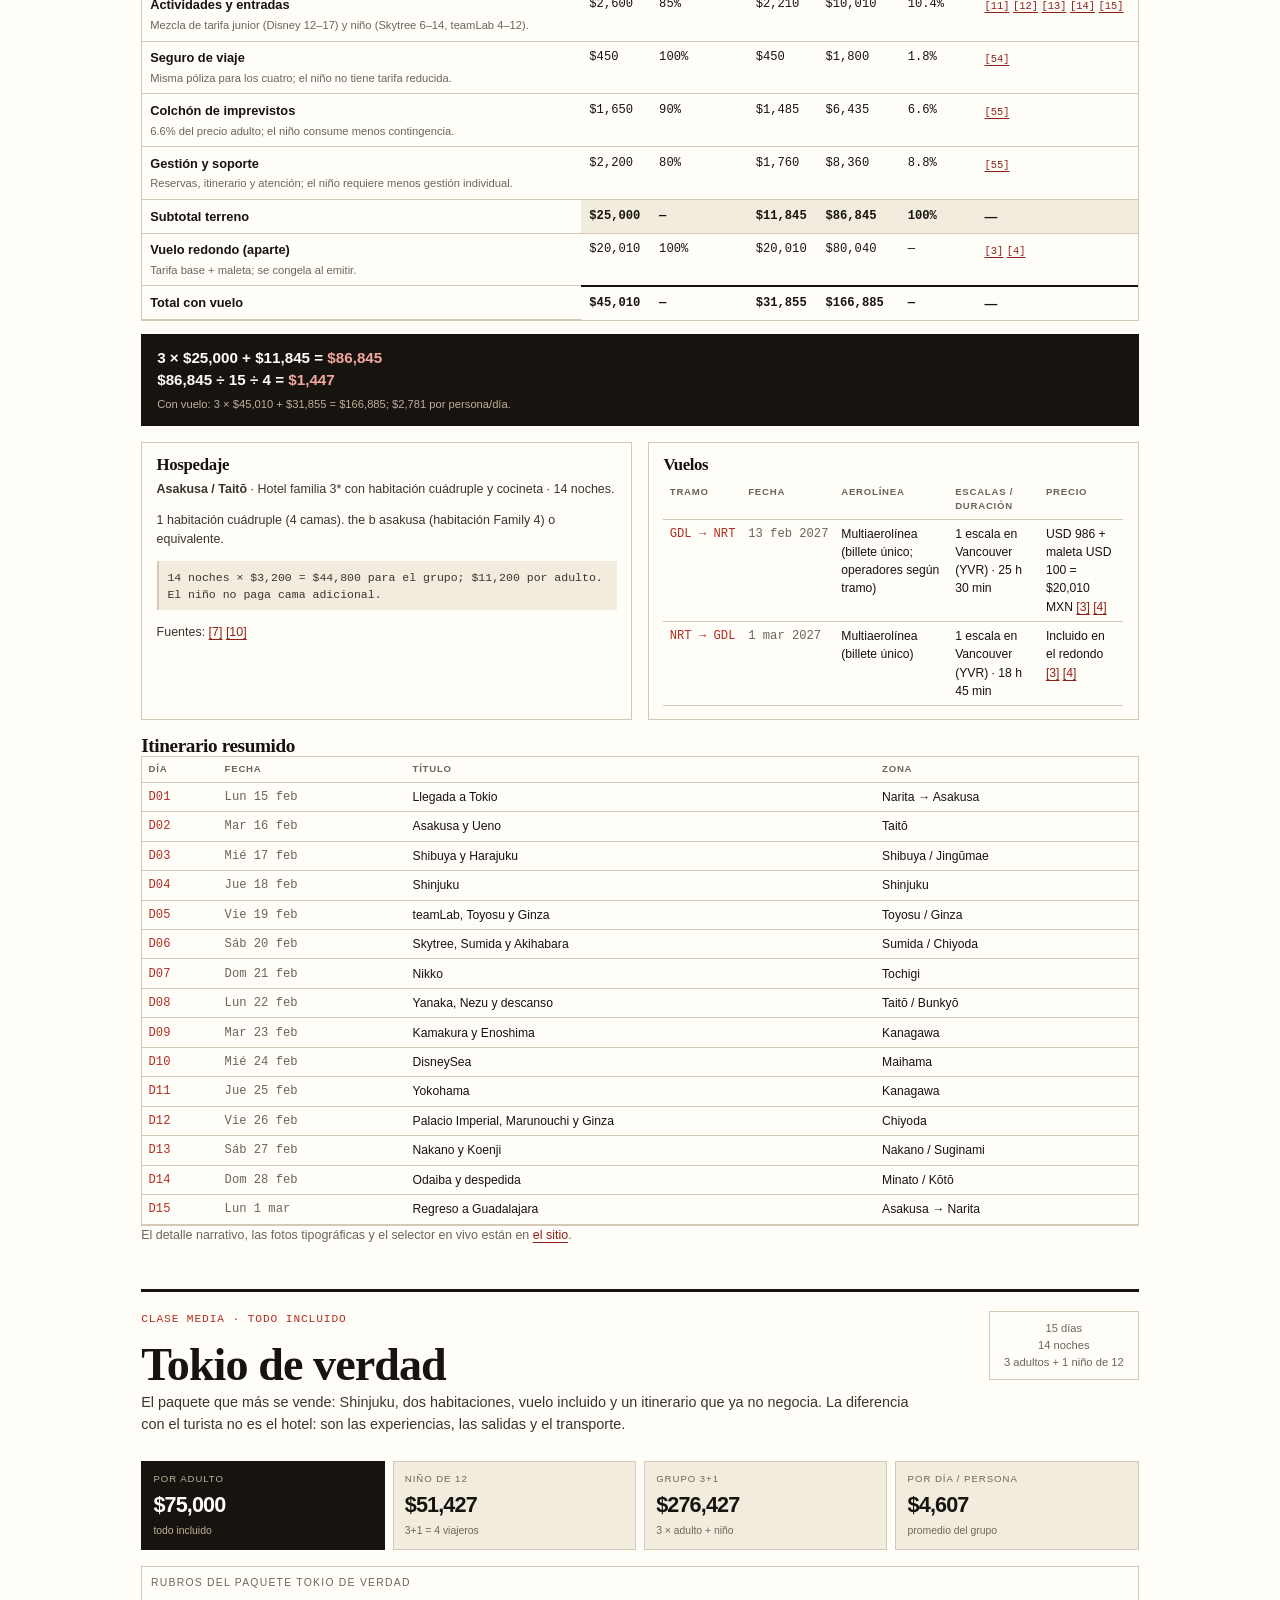
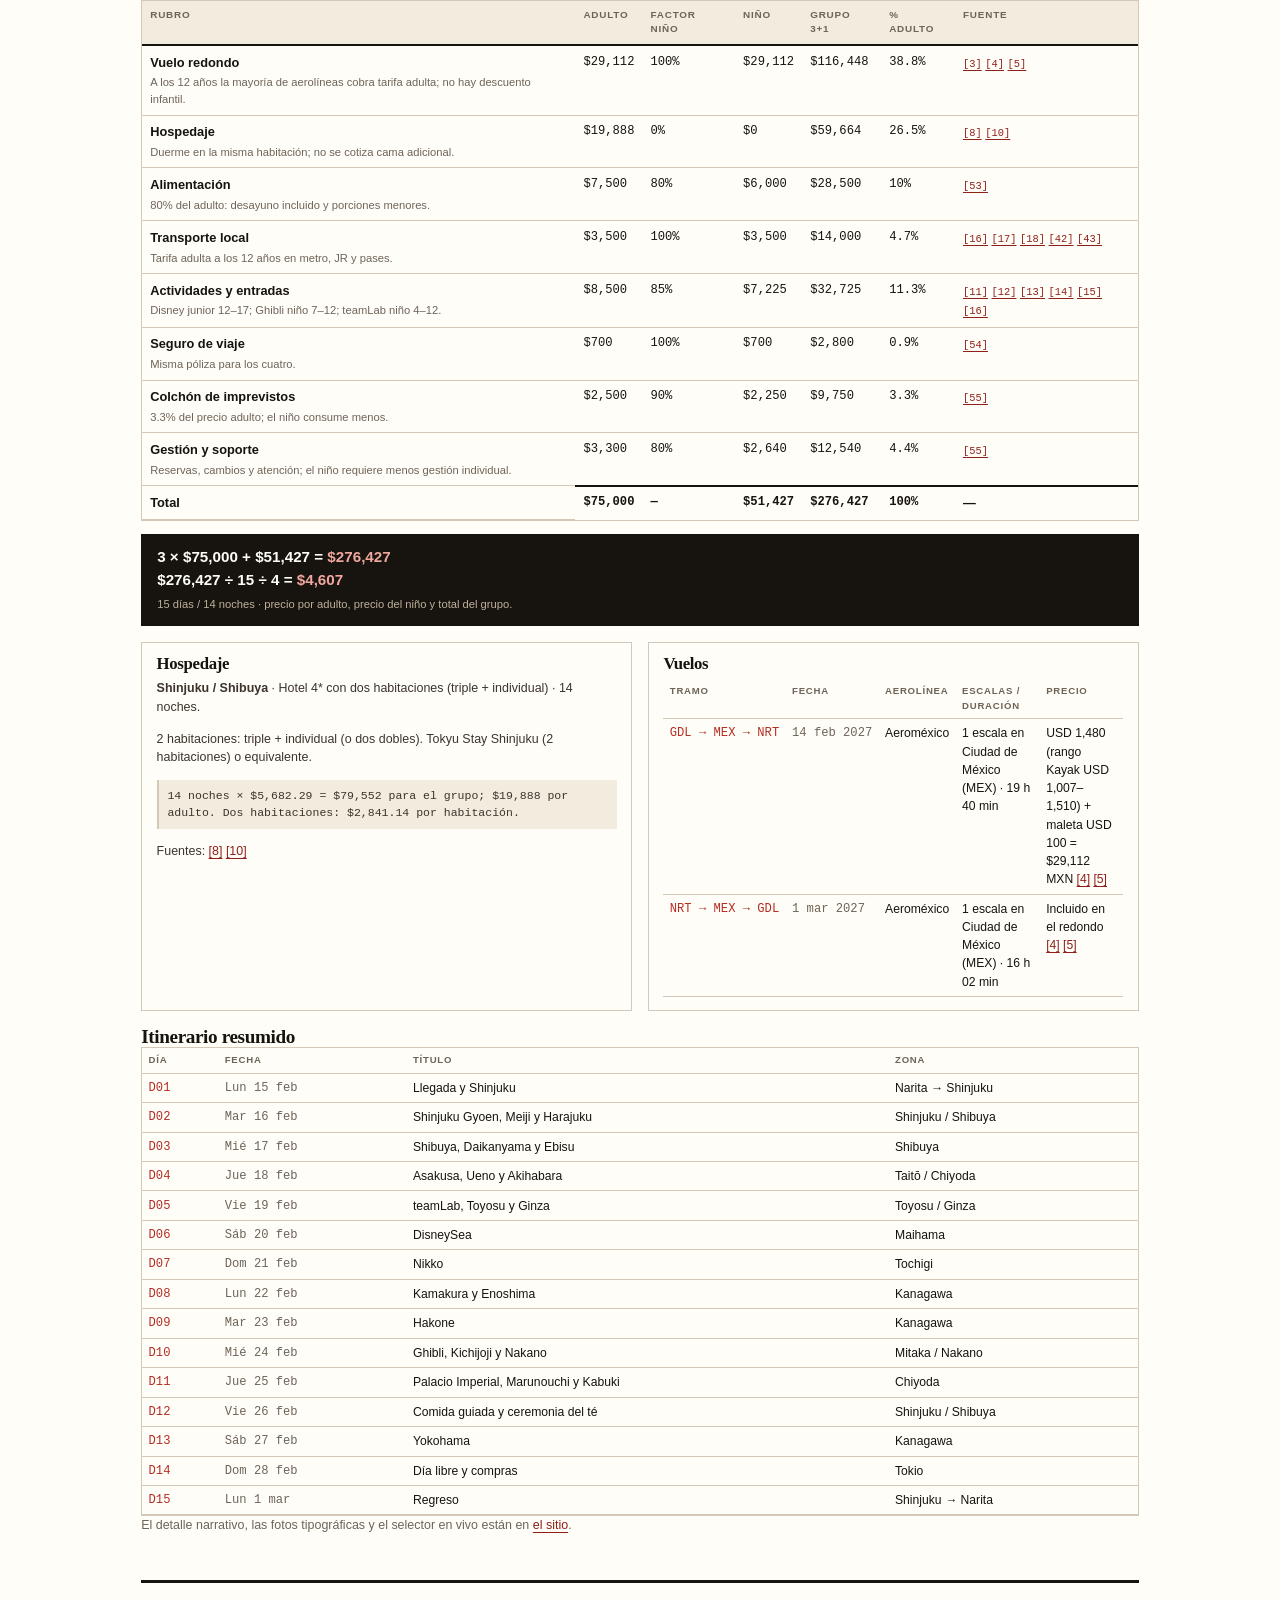
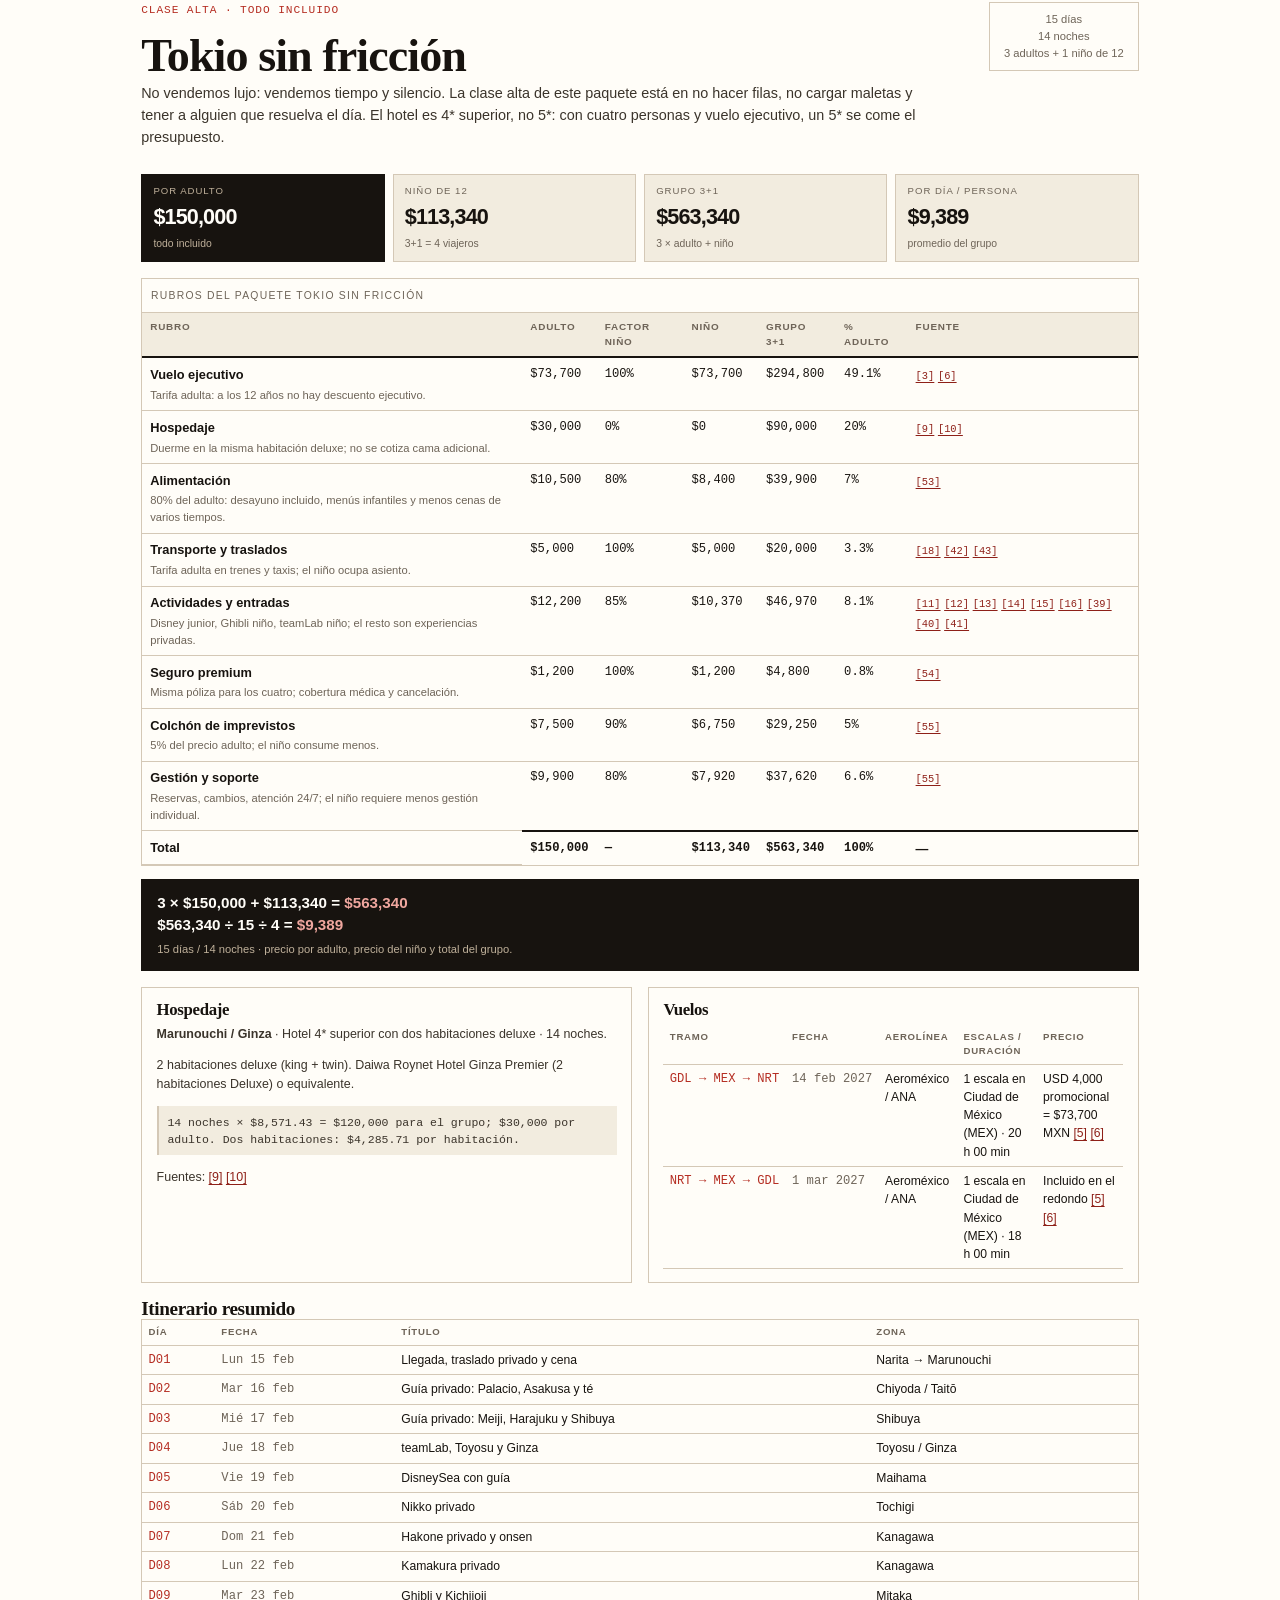
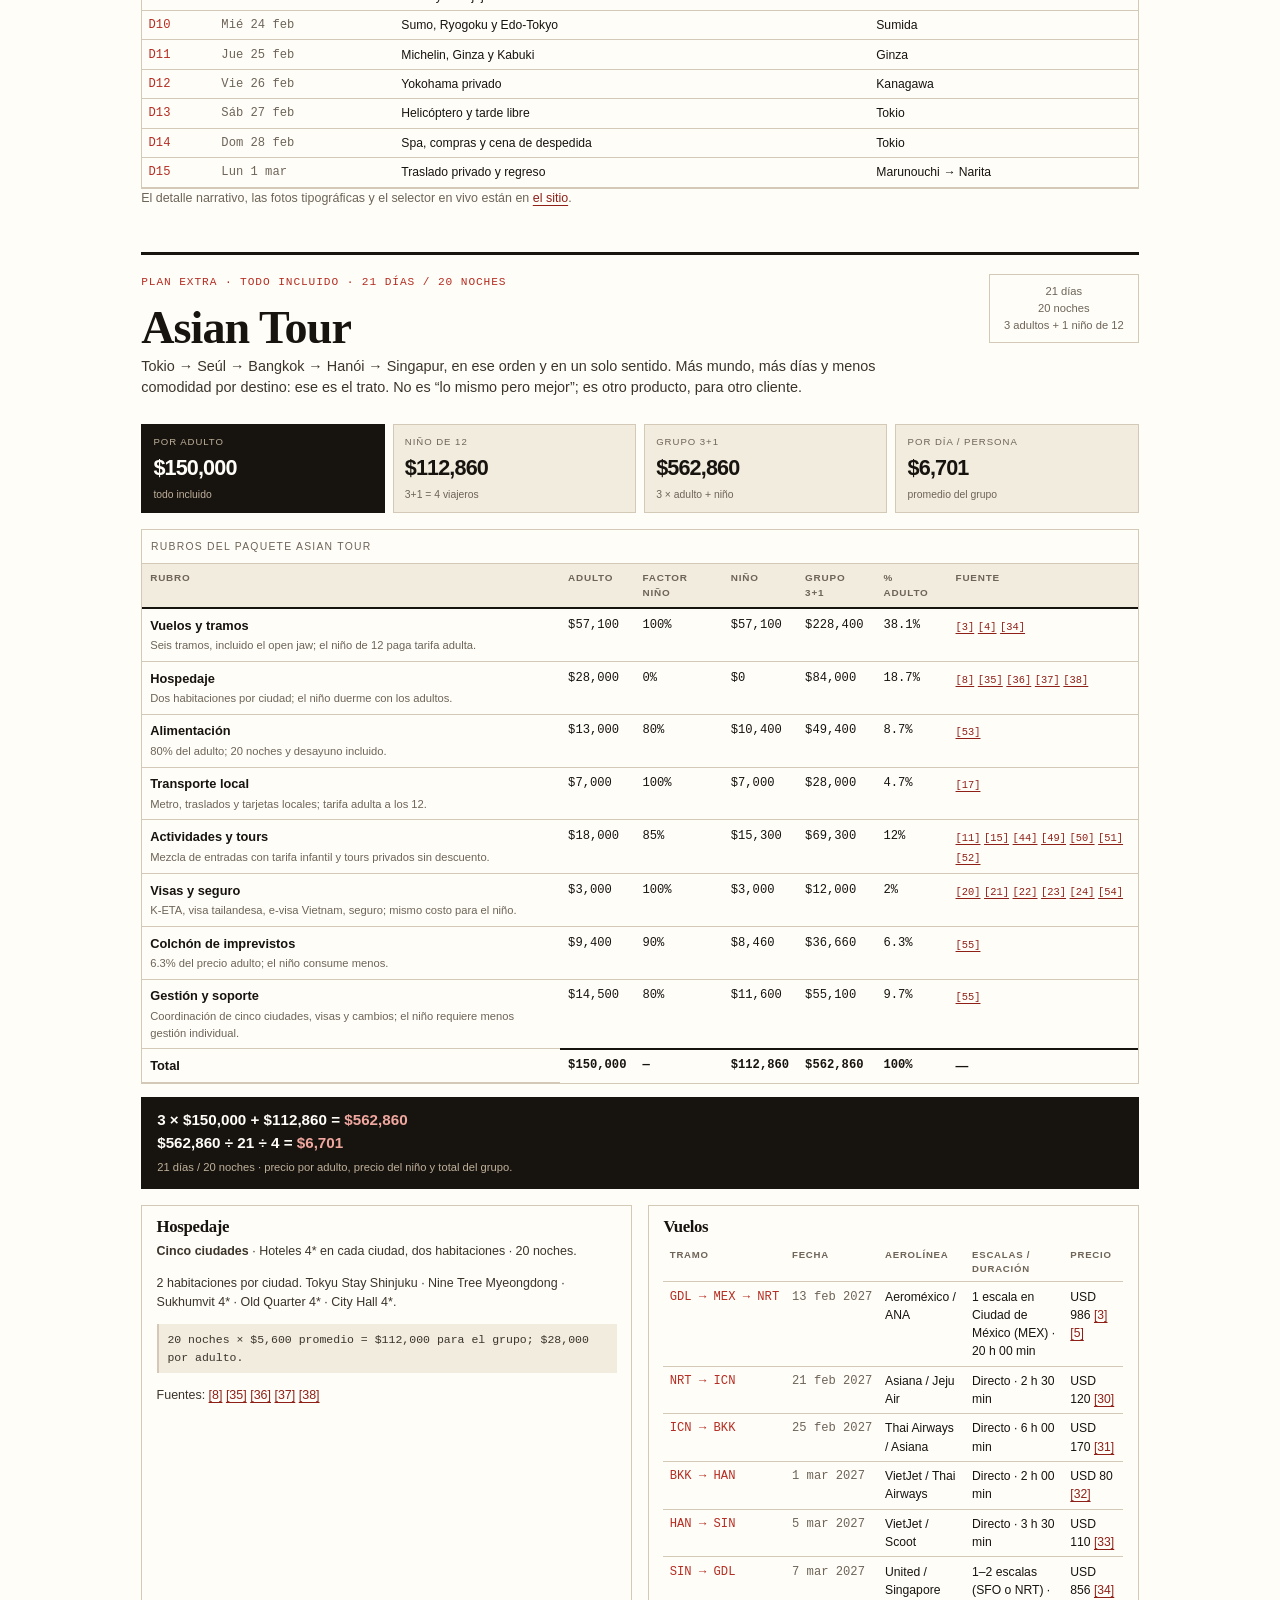
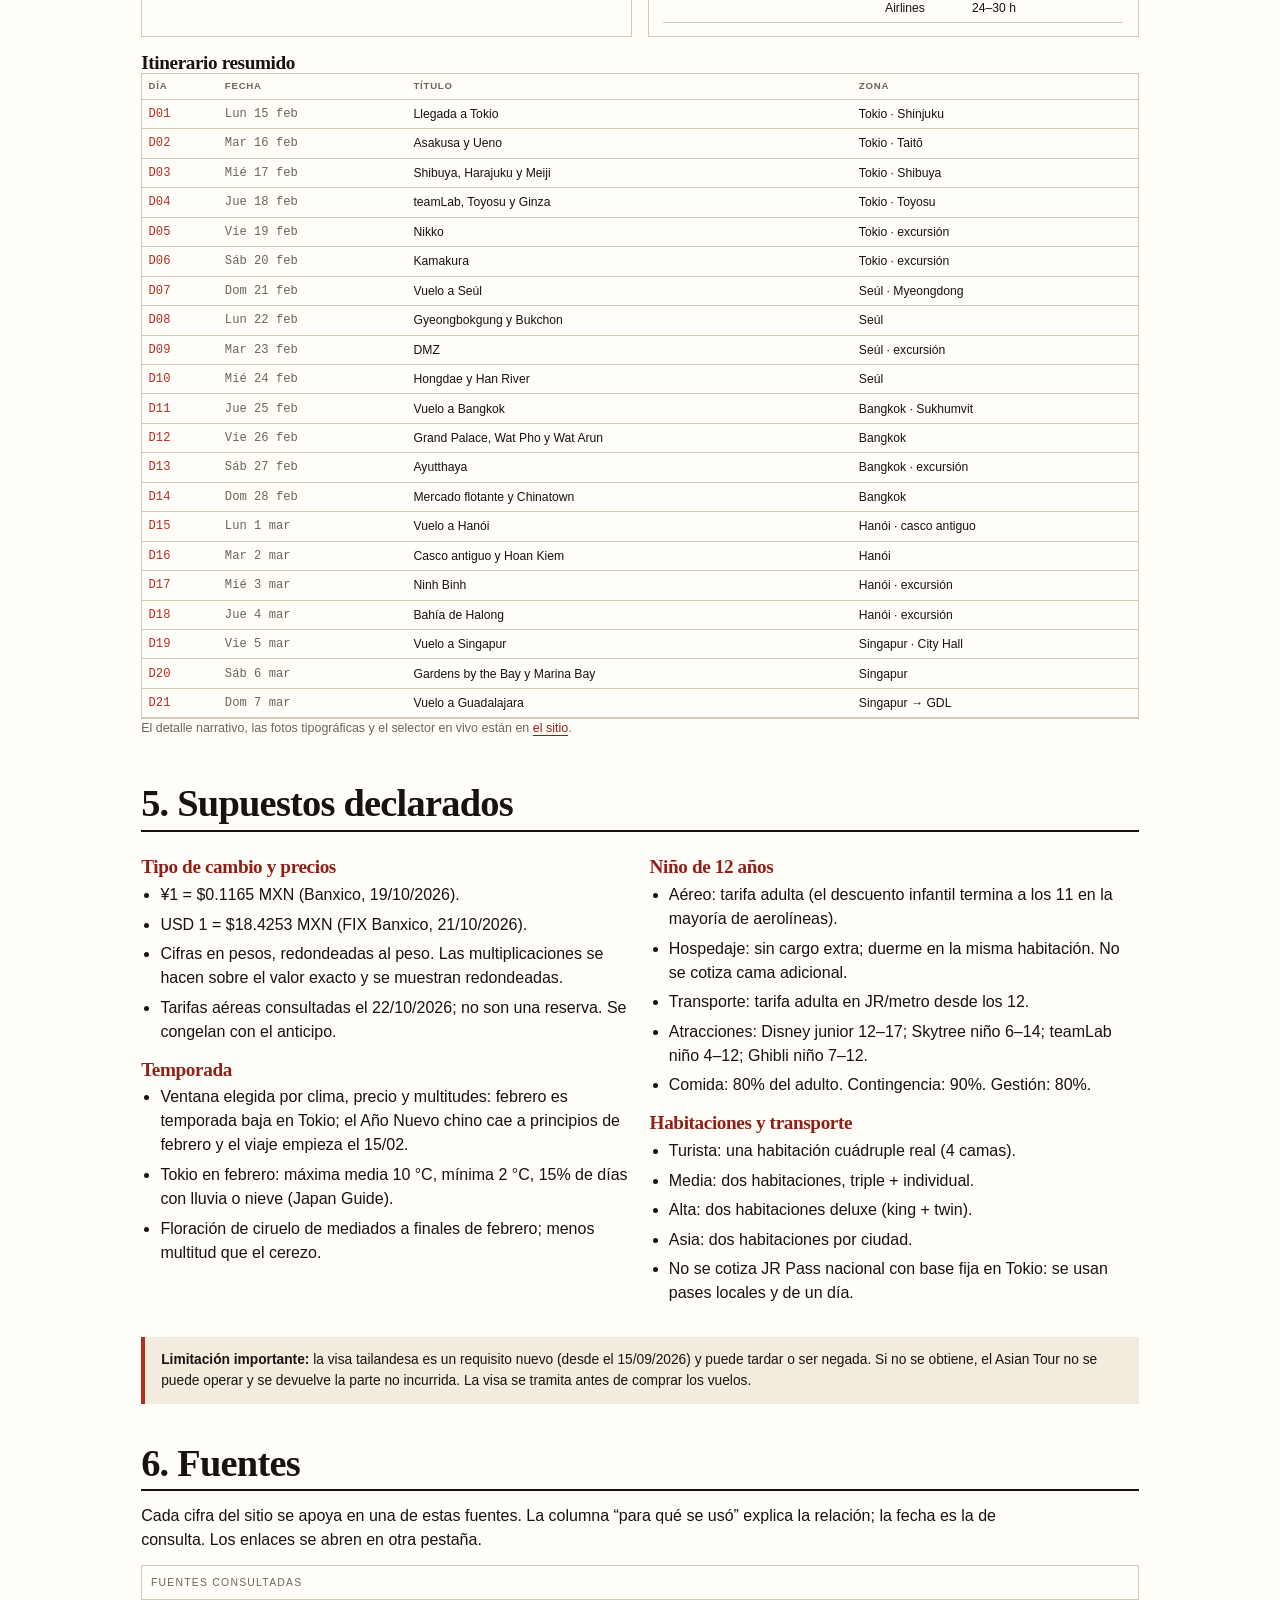
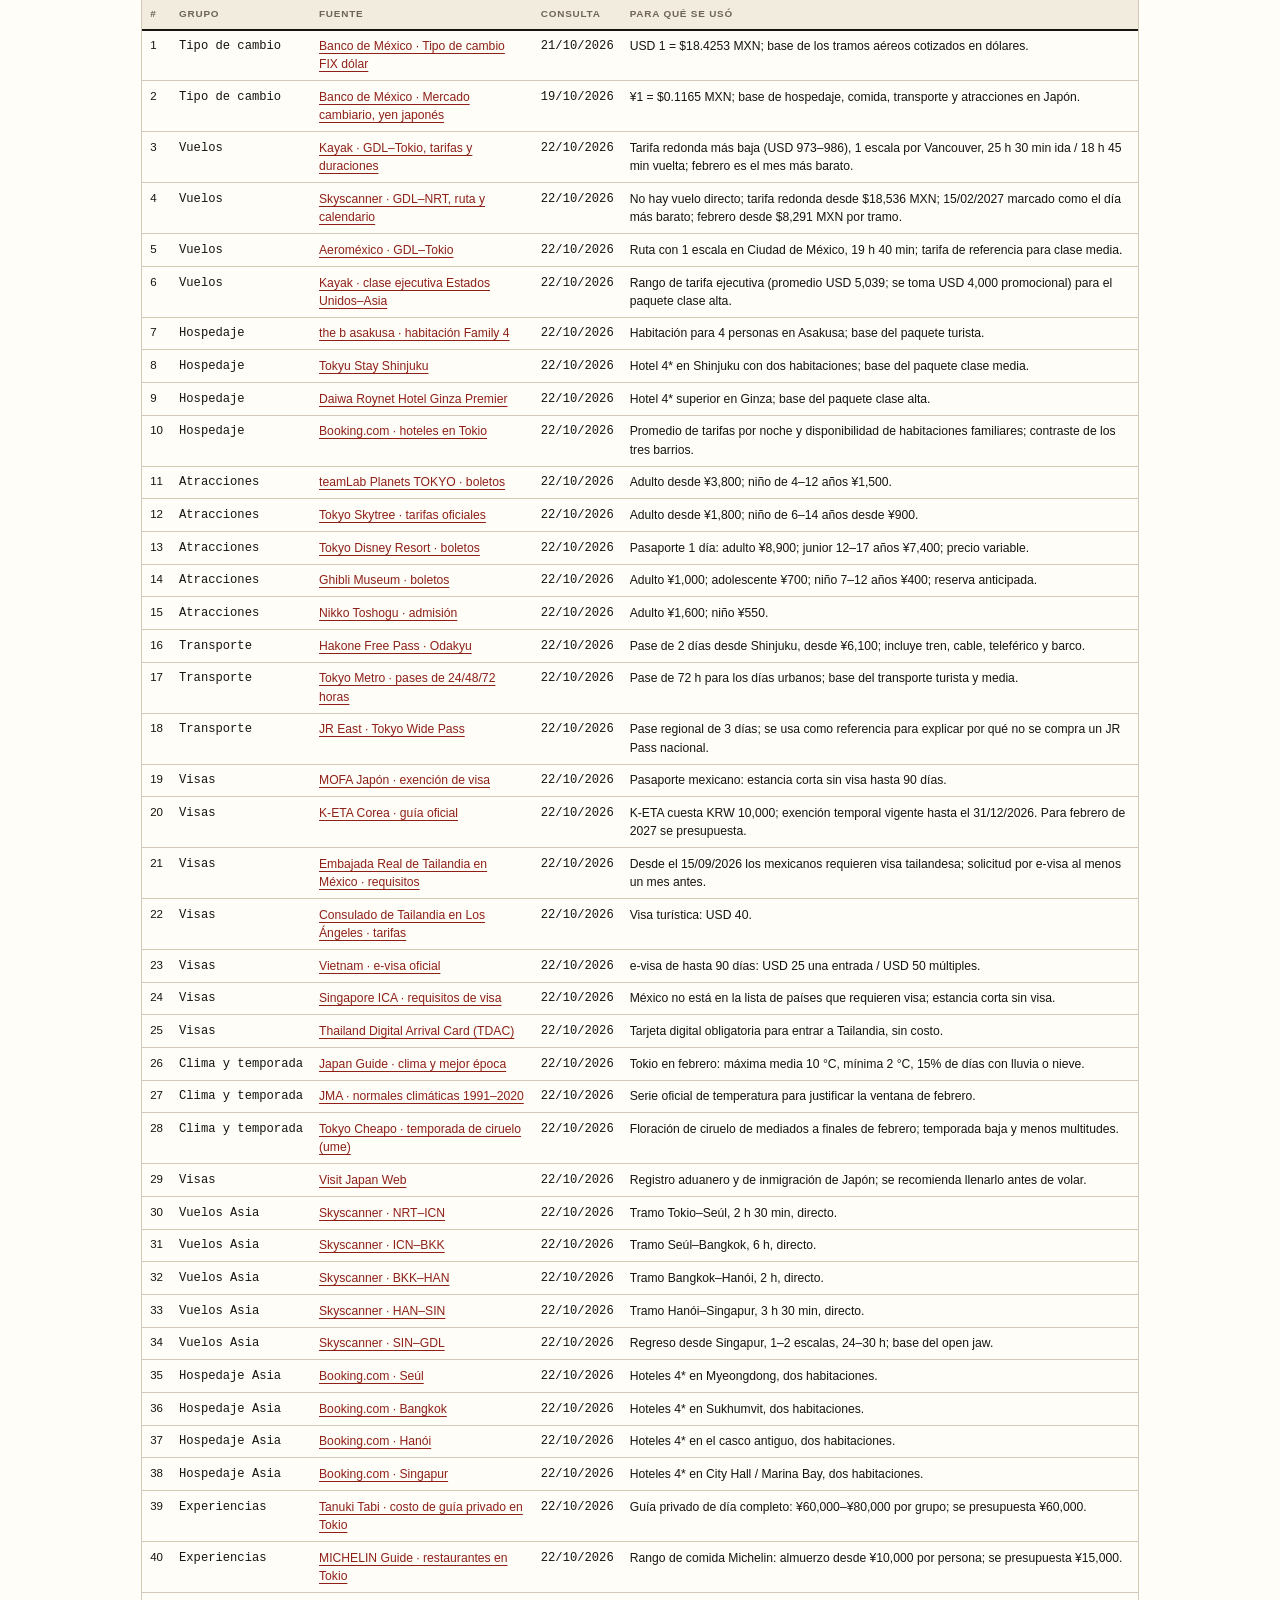
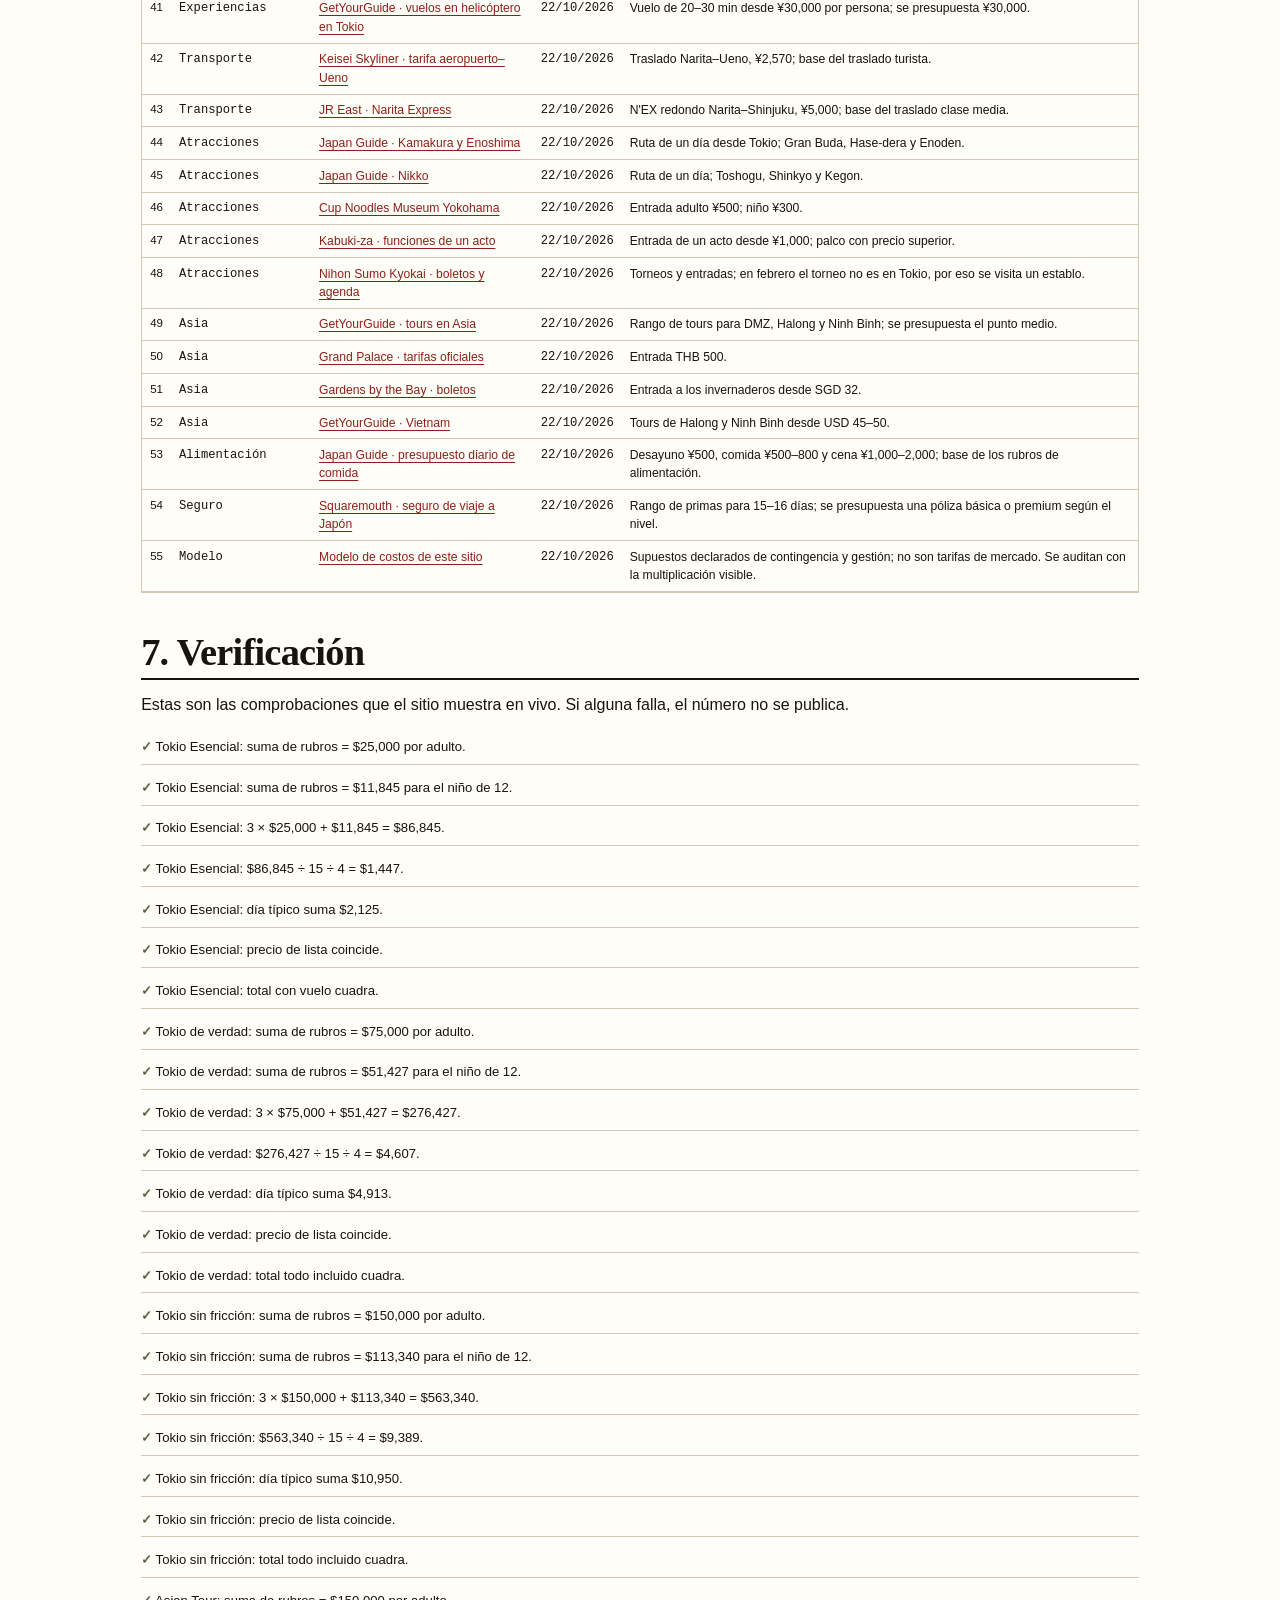
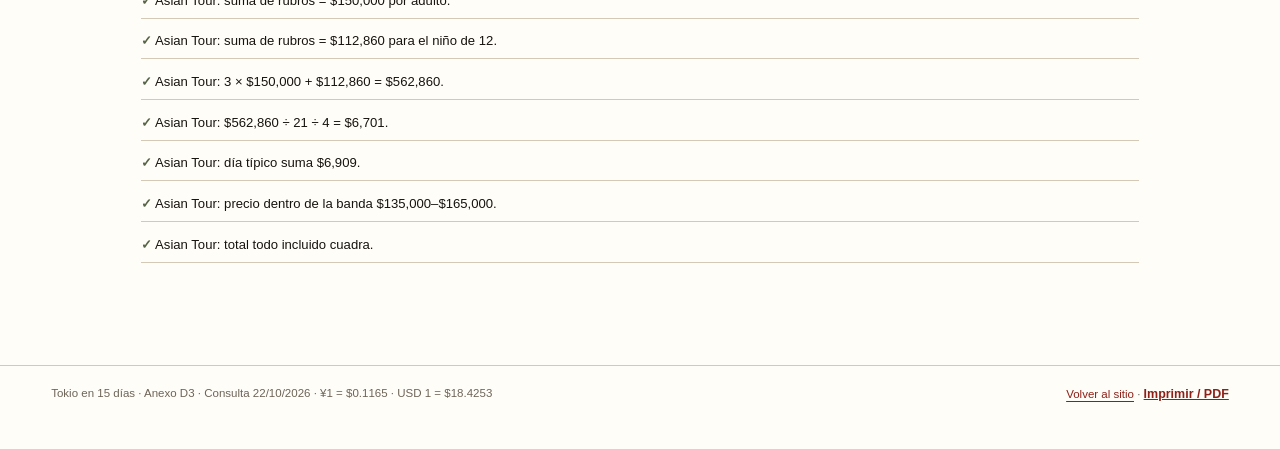
<file: anexo.html>
<!DOCTYPE html>
<html lang="es-MX">
<head>
  <meta charset="utf-8">
  <meta name="viewport" content="width=device-width, initial-scale=1">
  <title>Anexo de fuentes y modelo de costos · Tokio en 15 días</title>
  <meta name="description" content="Anexo imprimible con el modelo de costos, la aritmética y las fuentes del sitio Tokio en 15 días.">
  <meta name="theme-color" content="#14110e">
  <link rel="icon" href="./assets/favicon.svg" type="image/svg+xml">
  <link rel="stylesheet" href="./anexo.css">
</head>
<body class="anexo">
  <header class="anexo-top">
    <a href="./index.html">← Volver al sitio</a>
    <div class="anexo-top-actions">
      <span>D3 · Anexo de fuentes y modelo</span>
      <button type="button" data-print>Imprimir / PDF</button>
    </div>
  </header>

  <main class="anexo-main">
    <header class="anexo-cover">
      <p class="kicker">Tokio en 15 días · anexo D3</p>
      <h1>Las cuentas,<br>sin caja negra.</h1>
      <p class="lead">Este anexo es la versión imprimible del modelo de costos del sitio. Sirve para el Q&amp;A: cada rubro tiene monto, factor infantil, multiplicación y fuente. Si una cifra no cuadra, se corrige antes de publicarla.</p>
      <div class="anexo-meta">
        <div><span>Viajeros</span><b>3 adultos + 1 niño de 12</b></div>
        <div><span>Salida</span><b>Guadalajara (GDL)</b></div>
        <div><span>Ventana Tokio</span><b>15 feb – 1 mar 2027</b></div>
        <div><span>Ventana Asia</span><b>15 feb – 7 mar 2027</b></div>
        <div><span>Consulta</span><b>22/10/2026</b></div>
        <div><span>Tipo de cambio</span><b>¥1 = $0.1165 · USD 1 = $18.4253</b></div>
      </div>
      <div class="anexo-cover-grid" id="anexo-cover-grid"></div>
      <p class="nota">No es una cotización cerrada: es el modelo que sostiene la cotización. Las tarifas se congelan con el anticipo del 30% y están sujetas a disponibilidad.</p>
    </header>

    <section class="anexo-section" id="anexo-resumen">
      <h2>1. Resumen de los cuatro productos</h2>
      <p>Las tres cifras del grupo nunca se confunden: precio por adulto, precio del niño y total del grupo. El costo por día es un promedio del grupo, etiquetado como promedio.</p>
      <div class="anexo-table-wrap">
        <table class="anexo-table" id="anexo-totales">
          <caption>Totales por producto</caption>
          <thead><tr><th>Producto</th><th>Días</th><th>Adulto</th><th>Niño 12</th><th>Grupo 3+1</th><th>Por día / persona</th><th>Alcance</th></tr></thead>
          <tbody></tbody>
        </table>
      </div>
      <p class="nota">Turista se publica en dos alcances: solo terreno ($25,000 por adulto) y con vuelo ($45,010 por adulto). Los otros tres son todo incluido.</p>
    </section>

    <div id="anexo-productos"></div>

    <section class="anexo-section" id="anexo-supuestos">
      <h2>5. Supuestos declarados</h2>
      <div class="anexo-cols">
        <div>
          <h3>Tipo de cambio y precios</h3>
          <ul>
            <li>¥1 = $0.1165 MXN (Banxico, 19/10/2026).</li>
            <li>USD 1 = $18.4253 MXN (FIX Banxico, 21/10/2026).</li>
            <li>Cifras en pesos, redondeadas al peso. Las multiplicaciones se hacen sobre el valor exacto y se muestran redondeadas.</li>
            <li>Tarifas aéreas consultadas el 22/10/2026; no son una reserva. Se congelan con el anticipo.</li>
          </ul>
          <h3>Temporada</h3>
          <ul>
            <li>Ventana elegida por clima, precio y multitudes: febrero es temporada baja en Tokio; el Año Nuevo chino cae a principios de febrero y el viaje empieza el 15/02.</li>
            <li>Tokio en febrero: máxima media 10 °C, mínima 2 °C, 15% de días con lluvia o nieve (Japan Guide).</li>
            <li>Floración de ciruelo de mediados a finales de febrero; menos multitud que el cerezo.</li>
          </ul>
        </div>
        <div>
          <h3>Niño de 12 años</h3>
          <ul>
            <li>Aéreo: tarifa adulta (el descuento infantil termina a los 11 en la mayoría de aerolíneas).</li>
            <li>Hospedaje: sin cargo extra; duerme en la misma habitación. No se cotiza cama adicional.</li>
            <li>Transporte: tarifa adulta en JR/metro desde los 12.</li>
            <li>Atracciones: Disney junior 12–17; Skytree niño 6–14; teamLab niño 4–12; Ghibli niño 7–12.</li>
            <li>Comida: 80% del adulto. Contingencia: 90%. Gestión: 80%.</li>
          </ul>
          <h3>Habitaciones y transporte</h3>
          <ul>
            <li>Turista: una habitación cuádruple real (4 camas).</li>
            <li>Media: dos habitaciones, triple + individual.</li>
            <li>Alta: dos habitaciones deluxe (king + twin).</li>
            <li>Asia: dos habitaciones por ciudad.</li>
            <li>No se cotiza JR Pass nacional con base fija en Tokio: se usan pases locales y de un día.</li>
          </ul>
        </div>
      </div>
      <div class="anexo-warning">
        <b>Limitación importante:</b> la visa tailandesa es un requisito nuevo (desde el 15/09/2026) y puede tardar o ser negada. Si no se obtiene, el Asian Tour no se puede operar y se devuelve la parte no incurrida. La visa se tramita antes de comprar los vuelos.
      </div>
    </section>

    <section class="anexo-section" id="anexo-fuentes">
      <h2>6. Fuentes</h2>
      <p>Cada cifra del sitio se apoya en una de estas fuentes. La columna “para qué se usó” explica la relación; la fecha es la de consulta. Los enlaces se abren en otra pestaña.</p>
      <div class="anexo-table-wrap">
        <table class="anexo-table anexo-fuentes" id="anexo-fuentes-tabla">
          <caption>Fuentes consultadas</caption>
          <thead><tr><th>#</th><th>Grupo</th><th>Fuente</th><th>Consulta</th><th>Para qué se usó</th></tr></thead>
          <tbody></tbody>
        </table>
      </div>
    </section>

    <section class="anexo-section" id="anexo-verificacion">
      <h2>7. Verificación</h2>
      <p>Estas son las comprobaciones que el sitio muestra en vivo. Si alguna falla, el número no se publica.</p>
      <ul class="anexo-checks" id="anexo-checks"></ul>
    </section>
  </main>

  <footer class="anexo-footer">
    <p>Tokio en 15 días · Anexo D3 · Consulta 22/10/2026 · ¥1 = $0.1165 · USD 1 = $18.4253</p>
    <p><a href="./index.html">Volver al sitio</a> · <button type="button" data-print>Imprimir / PDF</button></p>
  </footer>

  <script src="./precios.js"></script>
  <script src="./anexo.js"></script>
</body>
</html>
</file>
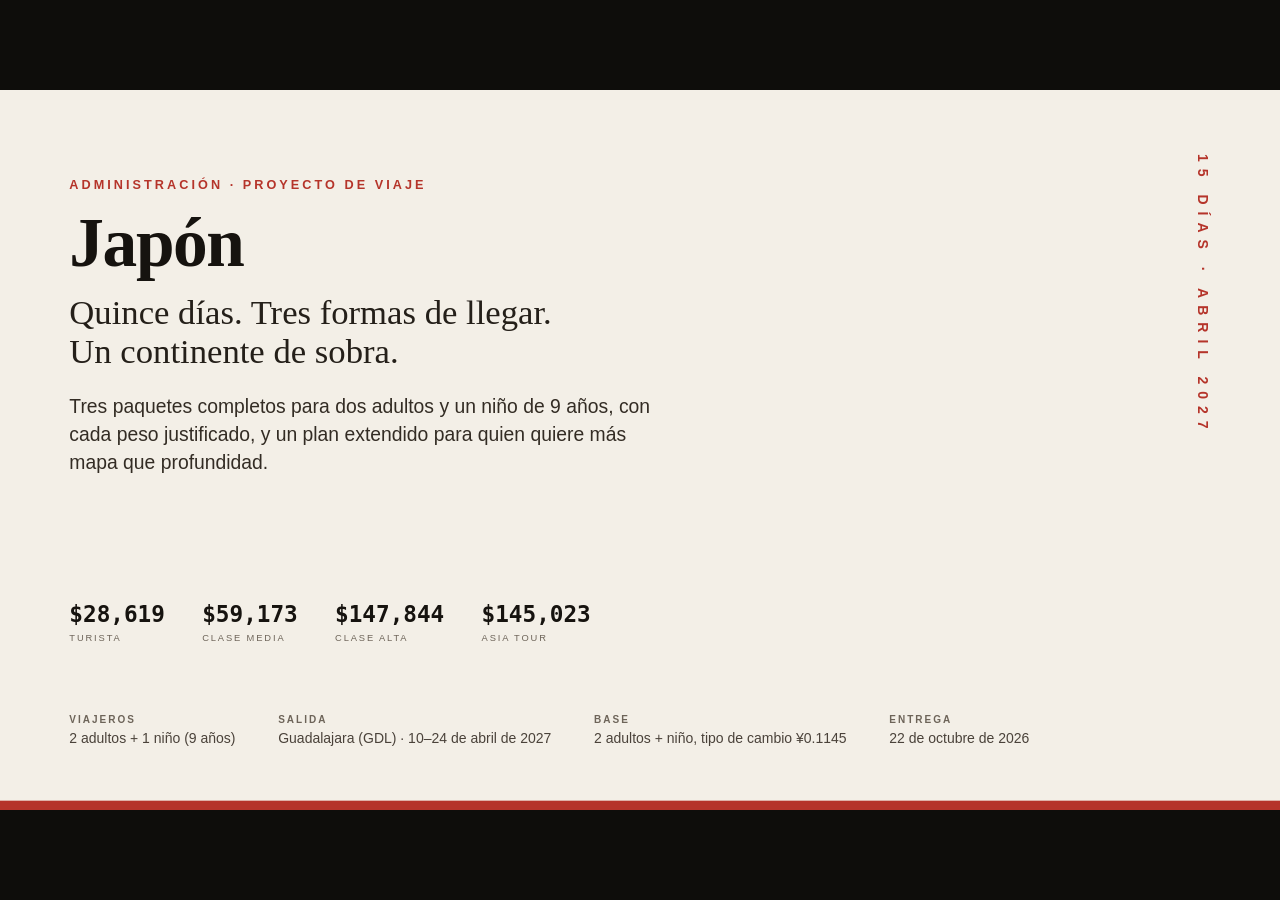
<file: reference/japon-15-dias.html>
<!DOCTYPE html>
<html lang="es">
<head>
<meta charset="utf-8">
<title>Japón · 15 días · tres formas de llegar</title>
<meta name="viewport" content="width=device-width, initial-scale=1">
<style>
:root{
  --paper:#f3efe7; --paper2:#eae4d9; --ink:#16130f; --muted:#6d6459; --line:#d5ccbd;
  --red:#b5342a; --indigo:#1c2a44; --gold:#8a6d3b;
  --serif:"Iowan Old Style","Palatino Linotype",Palatino,"Book Antiqua",Georgia,serif;
  --sans:"Helvetica Neue",Helvetica,Arial,sans-serif;
  --mono:ui-monospace,"SF Mono",Menlo,Consolas,monospace;
}
*{box-sizing:border-box;margin:0;padding:0}
html,body{height:100%}
body{background:#0e0d0b;color:var(--ink);font-family:var(--sans);overflow:hidden}
#stage{position:absolute;top:0;left:0;width:1920px;height:1080px;transform-origin:top left}
.slide{position:absolute;inset:0;width:1920px;height:1080px;background:var(--paper);display:none;
  padding:88px 104px;overflow:hidden}
.slide.active{display:block;animation:in .38s cubic-bezier(.2,.7,.2,1)}
@keyframes in{from{opacity:0;transform:translateY(10px)}to{opacity:1;transform:none}}
@media (prefers-reduced-motion:reduce){.slide.active{animation:none}}

.kicker{font-size:19px;letter-spacing:.24em;text-transform:uppercase;color:var(--red);font-weight:700}
.h1{font-family:var(--serif);font-size:104px;line-height:.95;letter-spacing:-.02em;font-weight:600}
.h2{font-family:var(--serif);font-size:62px;line-height:1.02;letter-spacing:-.015em;font-weight:600}
.h3{font-family:var(--serif);font-size:40px;line-height:1.1;font-weight:600}
.lead{font-size:29px;line-height:1.42;color:#332c24;max-width:1180px}
.body{font-size:25px;line-height:1.5;color:#3a332b}
.small{font-size:20px;line-height:1.45;color:var(--muted)}
.mono{font-family:var(--mono);font-variant-numeric:tabular-nums}
.rule{height:1px;background:var(--line);width:100%}
.top{position:absolute;top:44px;left:104px;right:104px;display:flex;justify-content:space-between;
  align-items:baseline;border-bottom:1px solid var(--line);padding-bottom:14px}
.top .l{font-size:16px;letter-spacing:.22em;text-transform:uppercase;color:var(--muted)}
.top .r{display:none}
.num{position:absolute;right:104px;bottom:38px;font-family:var(--mono);font-size:16px;color:#9a9184}
.foot{position:absolute;left:104px;bottom:38px;font-size:16px;letter-spacing:.14em;text-transform:uppercase;color:#9a9184}
.vside{position:absolute;right:104px;top:96px;writing-mode:vertical-rl;font-family:var(--sans);font-size:21px;
  letter-spacing:.5em;text-transform:uppercase;color:var(--red);font-weight:600}

/* cover */
.cover{background:var(--paper);padding:0}
.cover .inner{position:absolute;left:104px;top:132px;width:1240px}
.cover .anchor{position:absolute;left:104px;bottom:250px;display:flex;gap:56px}
.cover .anchor div b{display:block;font-family:var(--mono);font-size:34px;color:var(--ink)}
.cover .anchor div span{display:block;font-size:14px;letter-spacing:.2em;text-transform:uppercase;color:var(--muted);margin-top:8px}
.cover .meta{position:absolute;left:104px;bottom:96px;display:flex;gap:64px;font-size:21px;color:#4a423a}
.cover .meta b{display:block;font-size:15px;letter-spacing:.2em;text-transform:uppercase;color:var(--muted);margin-bottom:8px}
.cover .bar{position:absolute;left:0;bottom:0;width:100%;height:14px;background:var(--red)}

/* statement */
.statement .big{font-family:var(--serif);font-size:88px;line-height:1.03;letter-spacing:-.02em}
.statement .big em{font-style:normal;color:var(--red)}
.cols{display:grid;grid-template-columns:1fr 1fr;gap:88px}
.klist{list-style:none}
.klist li{font-size:26px;line-height:1.38;padding:16px 0 16px 56px;border-bottom:1px solid var(--line);position:relative}
.klist li:last-child{border-bottom:0}
.klist .mk{position:absolute;left:0;top:20px;width:44px;color:var(--red);font-family:var(--mono);font-size:18px}
.klist b{font-weight:600}

/* compare */
.ct-head{display:grid;grid-template-columns:340px 1fr 1fr 1fr;gap:0;padding-bottom:22px;border-bottom:2px solid var(--ink)}
.ct-col{font-family:var(--mono);font-size:26px;padding-left:28px}
.ct-head .ct-col b{display:block;font-family:var(--serif);font-size:34px;font-weight:600;margin-bottom:6px}
.ct-head .ct-col span{font-family:var(--mono);font-size:30px;color:var(--red)}
.ct-head .ct-col em{display:block;font-style:normal;font-size:14px;letter-spacing:.16em;text-transform:uppercase;color:var(--muted);margin-top:4px}
.ct-row{display:grid;grid-template-columns:340px 1fr 1fr 1fr;align-items:center;padding:15px 0;border-bottom:1px solid var(--line)}
.ct-label{font-size:22px;letter-spacing:.1em;text-transform:uppercase;color:#4c443a}
.ct-foot{border-bottom:0;border-top:2px solid var(--ink);padding-top:18px}
.ct-foot .ct-col{font-size:30px}
.ct-foot2{border-bottom:0;padding-top:10px}
.ct-foot2 .ct-col{color:var(--muted);font-size:22px}

/* tier slide */
.tier{display:grid;grid-template-columns:1fr 520px;gap:72px;align-items:start}
.tier .promise{font-family:var(--serif);font-size:44px;line-height:1.16;color:#241f19;margin:18px 0 26px}
.tier .sell{font-size:23px;line-height:1.5;color:#3c352d;max-width:900px}
.spec{border-left:2px solid var(--red);padding-left:32px}
.spec h4{font-size:15px;letter-spacing:.2em;text-transform:uppercase;color:var(--muted);margin-bottom:6px;font-weight:700}
.spec p{font-size:23px;line-height:1.4;margin-bottom:22px;color:#332c24}
.spec .daybox{margin-top:6px;border-top:1px solid var(--line);padding-top:16px}
.spec .daybox .v{font-family:var(--mono);font-size:30px;color:var(--red)}
.timeline{display:grid;grid-template-columns:repeat(5,1fr);grid-template-rows:repeat(3,1fr);gap:1px;background:var(--line);
  border:1px solid var(--line);margin-top:28px}
.timeline .d{background:var(--paper);padding:13px 14px;display:flex;flex-direction:column;gap:4px;min-height:104px}
.timeline .dn{font-family:var(--mono);font-size:15px;color:var(--red)}
.timeline .dt{font-size:17px;line-height:1.24;color:#2f2922;font-weight:500}
.timeline .dc{font-family:var(--mono);font-size:13px;color:#8b8175;margin-top:auto}

/* budget */
.legend{display:flex;flex-wrap:wrap;gap:26px;margin:26px 0 14px}
.legend i{display:inline-block;width:16px;height:16px;margin-right:9px;vertical-align:-2px}
.legend span{font-size:17px;color:#4c443a;letter-spacing:.04em}
.brow{display:grid;grid-template-columns:260px 1fr 210px;align-items:center;gap:34px;padding:22px 0;border-bottom:1px solid var(--line)}
.bname{font-family:var(--serif);font-size:34px}
.bname span{display:block;font-family:var(--sans);font-size:16px;color:var(--muted);margin-top:4px;letter-spacing:.04em}
.bbar{display:flex;height:64px;overflow:hidden}
.seg{display:flex;align-items:center;justify-content:center;font-family:var(--mono);font-size:15px;color:#f3efe7}
.seg:nth-child(5){color:#2b2620}.seg:nth-child(6){color:#2b2620}.seg:nth-child(7){color:#2b2620}
.btot{font-family:var(--mono);font-size:26px;text-align:right;color:var(--red)}

/* route */
.route{display:flex;align-items:flex-start;gap:0}
.node{width:240px}
.node .dot{width:14px;height:14px;background:var(--red);border-radius:50%;margin-bottom:18px}
.node .city{font-family:var(--serif);font-size:38px;line-height:1}
.node .cty{font-size:14px;letter-spacing:.2em;text-transform:uppercase;color:var(--muted);margin-top:8px}
.node .n{font-family:var(--mono);font-size:22px;margin-top:14px;color:var(--indigo)}
.node .f{font-size:18px;color:#5a5147;margin-top:8px;line-height:1.35;padding-right:20px}
.link{flex:1;border-top:1px dashed #b3a99a;margin-top:7px;text-align:center;font-family:var(--mono);font-size:12px;color:#8b8175;padding-top:9px;white-space:nowrap;letter-spacing:0}

/* ledger */
.ledger{border-top:2px solid var(--ink);margin-top:34px}
.ledger .lrow{display:grid;grid-template-columns:380px 1fr 1fr;align-items:baseline;border-bottom:1px solid var(--line)}
.ledger .lrow>div{padding:13px 0;font-size:25px}
.ledger .lrow .la{color:#4c443a}
.ledger .lrow .lv{font-family:var(--mono);font-size:23px;color:var(--ink)}
.ledger .lrow .lv.win{color:var(--red)}
.ledger .lhead{border-bottom:1px solid var(--line)}
.ledger .lhead>div{padding:14px 0 10px;font-size:14px;letter-spacing:.2em;text-transform:uppercase;color:var(--muted)}
.ledger .lhead .lv{font-family:var(--sans);font-size:14px;letter-spacing:.2em;color:var(--muted)}
.ledger .lhead .lv.hi{color:var(--red)}

/* risk grid */
.rgrid{display:grid;grid-template-columns:1fr 1fr 1fr;gap:44px 56px;margin-top:44px}
.rgrid .it h5{font-size:16px;letter-spacing:.18em;text-transform:uppercase;color:var(--red);margin-bottom:10px}
.rgrid .it p{font-size:21px;line-height:1.42;color:#332c24}
.rgrid .it p b{font-family:var(--mono);font-weight:400;font-size:20px}

/* sources */
.src{columns:2;column-gap:72px;margin-top:34px}
.src p{font-size:17px;line-height:1.45;margin-bottom:14px;color:#433b33;break-inside:avoid}
.src b{font-family:var(--mono);font-size:15px;color:var(--muted);display:block}
/* print / pdf */
@media print{
  @page{size:20in 11.25in;margin:0}
  html,body{background:#fff;overflow:visible;height:auto}
  #stage{position:static;transform:none!important;width:1920px;height:auto;left:auto!important;top:auto!important}
  .slide{position:relative;display:block!important;width:1920px;height:1080px;page-break-after:always;break-after:page;animation:none!important}
  .slide:last-child{page-break-after:auto}
  .num,.foot{position:absolute}
}
</style>
</head>
<body>
<div id="stage">

<!-- 1 cover -->
<section class="slide cover">
  <div class="inner">
    <div class="kicker">Administración · Proyecto de viaje</div>
    <h1 class="h1" style="margin:26px 0 0">Japón</h1>
    <div style="font-family:var(--serif);font-size:52px;line-height:1.12;margin-top:26px;color:#241f19">
      Quince días. Tres formas de llegar.<br>Un continente de sobra.
    </div>
    <p class="lead" style="margin-top:34px;max-width:900px">Tres paquetes completos para dos adultos y un niño de 9 años, con cada peso justificado,
    y un plan extendido para quien quiere más mapa que profundidad.</p>
  </div>
  <div class="vside">15 días · abril 2027</div>
  <div class="anchor">
    <div><b>$28,619</b><span>Turista</span></div>
    <div><b>$59,173</b><span>Clase media</span></div>
    <div><b>$147,844</b><span>Clase alta</span></div>
    <div><b>$145,023</b><span>Asia Tour</span></div>
  </div>
  <div class="meta">
    <div><b>Viajeros</b>2 adultos + 1 niño (9 años)</div>
    <div><b>Salida</b>Guadalajara (GDL) · 10–24 de abril de 2027</div>
    <div><b>Base</b>2 adultos + niño, tipo de cambio ¥0.1145</div>
    <div><b>Entrega</b>22 de octubre de 2026</div>
  </div>
  <div class="bar"></div>
</section>

<!-- 2 encargo -->
<section class="slide">
  <div class="top"><div class="l">El encargo</div><div class="r">01</div></div>
  <div style="display:grid;grid-template-columns:1fr 1fr;gap:96px;margin-top:76px">
    <div>
      <h2 class="h2">Lo que nos<br>pidieron</h2>
      <ul class="klist" style="margin-top:32px">
        <li><span class="mk">01</span>Planear un viaje a Japón de 15 días.</li>
        <li><span class="mk">02</span>Tres niveles: turista, clase media, clase alta.</li>
        <li><span class="mk">03</span>Paquetes con actividades y destinos, no una lista de ciudades.</li>
        <li><span class="mk">04</span>Un plan extra: recorrer Asia con el presupuesto alto.</li>
        <li><span class="mk">05</span>Presentarlo. Y venderlo.</li>
      </ul>
    </div>
    <div>
      <h2 class="h2">Lo que<br>entregamos</h2>
      <ul class="klist" style="margin-top:32px">
        <li><span class="mk">→</span>Un piso honesto: <b style="font-weight:600">$28,619</b> por persona, todo incluido.</li>
        <li><span class="mk">→</span>Un techo real de lujo: <b style="font-weight:600">$147,844</b> por persona, con vuelos.</li>
        <li><span class="mk">→</span>Cada costo con fuente, no con “aproximado”.</li>
        <li><span class="mk">→</span>Un Asia Tour de 21 días con el mismo dinero del paquete alto.</li>
      </ul>
      <p class="body" style="margin-top:38px;color:var(--red);font-family:var(--serif);font-size:30px;line-height:1.3">
        “Un paquete no se vende por lo que incluye,<br>sino por lo que el cliente deja de decidir.”</p>
    </div>
  </div>
  <div style="position:absolute;left:104px;right:104px;bottom:118px;border-top:1px solid var(--line);padding-top:22px;display:grid;grid-template-columns:1fr 1fr;gap:96px">
    <p class="small" style="font-size:21px"><b style="color:var(--red)">Regla 01.</b> Todo precio se ancla en una fuente con fecha. Si no tiene fuente, no entra al paquete.</p>
    <p class="small" style="font-size:21px"><b style="color:var(--red)">Regla 02.</b> Si un número del brief no cuadra con la realidad, se dice antes de que lo pregunte el jurado.</p>
  </div>
  <div class="foot">Japón · 15 días</div><div class="num">02 / 13</div>
</section>

<!-- 3 aritmetica -->
<section class="slide statement">
  <div class="top"><div class="l">La aritmética, antes que la fantasía</div><div class="r">02</div></div>
  <div style="margin-top:60px;max-width:1560px">
    <div class="big" style="font-size:74px;line-height:1.08;white-space:nowrap">$15,000 no compra un vuelo a Japón.<br><em>$15,000 sí compra quince días allá.</em></div>
    <p class="lead" style="margin-top:34px">Es la primera decisión del proyecto y la que sostiene el precio: separar el boleto del viaje.
    Con eso, los dos números del brief dejan de ser un rango decorativo y se vuelven dos productos reales.</p>
  </div>
  <div style="display:grid;grid-template-columns:repeat(3,1fr);gap:56px;margin-top:52px;border-top:2px solid var(--ink);padding-top:26px">
    <div><div class="small" style="letter-spacing:.18em;text-transform:uppercase">Vuelo redondo GDL–NRT</div>
      <div class="mono" style="font-size:44px;margin-top:10px">$14,900</div>
      <p class="small" style="margin-top:8px">por persona. Tarifa más baja rastreada por Kayak en 72 h (21/10/2026). ×2 adultos + 1 niño = <span class="mono">$41,720</span>.</p></div>
    <div><div class="small" style="letter-spacing:.18em;text-transform:uppercase">Gasto en destino · turista</div>
      <div class="mono" style="font-size:44px;margin-top:10px;color:var(--red)">$14,713</div>
      <p class="small" style="margin-top:8px">por persona, 15 días, sin vuelo. <b>Este es el $15,000 del brief.</b></p></div>
    <div><div class="small" style="letter-spacing:.18em;text-transform:uppercase">Paquete clase alta</div>
      <div class="mono" style="font-size:44px;margin-top:10px">$147,844</div>
      <p class="small" style="margin-top:8px">por persona, todo incluido. <b>Este es el $150,000 del brief.</b></p></div>
  </div>
  <div class="foot">Regla del proyecto</div><div class="num">03 / 13</div>
</section>

<!-- 4 compare -->
<section class="slide">
  <div class="top"><div class="l">Los tres paquetes</div><div class="r">03</div></div>
  <h2 class="h2" style="margin-top:52px">Mismo país, mismo mes,<br>tres Japones distintos</h2>
  <div style="margin-top:44px"><div class="ct-head"><div class="ct-label">Concepto</div><div class="ct-col"><b>Turista</b><span>$85,858</span><em>total familia</em></div><div class="ct-col"><b>Clase media</b><span>$177,518</span><em>total familia</em></div><div class="ct-col"><b>Clase alta</b><span>$443,532</span><em>total familia</em></div></div><div class="ct-row"><div class="ct-label">Vuelos</div><div class="ct-col">$41,720</div><div class="ct-col">$60,200</div><div class="ct-col">$156,800</div></div><div class="ct-row"><div class="ct-label">Hospedaje</div><div class="ct-col">$12,824</div><div class="ct-col">$33,778</div><div class="ct-col">$89,310</div></div><div class="ct-row"><div class="ct-label">Comida</div><div class="ct-col">$11,594</div><div class="ct-col">$25,504</div><div class="ct-col">$69,559</div></div><div class="ct-row"><div class="ct-label">Transporte</div><div class="ct-col">$6,298</div><div class="ct-col">$25,648</div><div class="ct-col">$44,082</div></div><div class="ct-row"><div class="ct-label">Actividades</div><div class="ct-col">$2,862</div><div class="ct-col">$12,938</div><div class="ct-col">$32,060</div></div><div class="ct-row"><div class="ct-label">Seguros y datos</div><div class="ct-col">$10,560</div><div class="ct-col">$19,450</div><div class="ct-col">$51,721</div></div><div class="ct-row ct-foot"><div class="ct-label">Por persona</div><div class="ct-col">$28,619</div><div class="ct-col">$59,173</div><div class="ct-col">$147,844</div></div><div class="ct-row ct-foot2"><div class="ct-label">En destino, por persona</div><div class="ct-col">$14,713</div><div class="ct-col">$39,106</div><div class="ct-col">$95,577</div></div></div>
  <p class="small" style="position:absolute;left:104px;bottom:92px;width:1620px">15 días / 14 noches · ¥1 = $0.1145 MXN · USD 1 = $18.42 MXN (Banxico, oct. 2026) · niño: 80% vuelo, 50% tren, 70% atracciones.</p>
  <div class="foot">Comparativo</div><div class="num">04 / 13</div>
</section>

<!-- 5 turista -->
<section class="slide">
  <div class="top"><div class="l">Paquete 01 · Turista</div><div class="r">04</div></div>
  <div class="tier" style="margin-top:52px">
    <div>
      <h2 class="h2">Japón con<br>peso ligero</h2>
      <p class="promise">$28,619 por persona.<br>Y no, no se duerme en la calle.</p>
      <p class="sell">Hostales con cuarto privado para los tres, konbini y una comida caliente al día, buses nocturnos en vez de shinkansen,
      atracciones gratuitas más cuatro de pago. El truco no es gastar poco: es gastar en lo que se recuerda.</p>
      <div class="timeline"><div class="d"><span class="dn">1</span><span class="dt">Vuelo GDL–NRT, escala en LAX</span><span class="dc">a bordo</span></div><div class="d"><span class="dn">2</span><span class="dt">Asakusa · Senso-ji · Nakamise</span><span class="dc">¥0</span></div><div class="d"><span class="dn">3</span><span class="dt">Harajuku · Meiji Jingu · Shibuya</span><span class="dc">¥0</span></div><div class="d"><span class="dn">4</span><span class="dt">Ueno · Ameyoko · Akihabara</span><span class="dc">¥0</span></div><div class="d"><span class="dn">5</span><span class="dt">Shinjuku Gyoen · mirador del Tocho</span><span class="dc">¥500</span></div><div class="d"><span class="dn">6</span><span class="dt">Bus nocturno a Kioto</span><span class="dc">¥4,000</span></div><div class="d"><span class="dn">7</span><span class="dt">Fushimi Inari · Gion</span><span class="dc">¥0</span></div><div class="d"><span class="dn">8</span><span class="dt">Arashiyama · Kinkaku-ji</span><span class="dc">¥500</span></div><div class="d"><span class="dn">9</span><span class="dt">Nara: Todai-ji y los venados</span><span class="dc">¥800</span></div><div class="d"><span class="dn">10</span><span class="dt">Osaka: castillo y Dotonbori</span><span class="dc">¥600</span></div><div class="d"><span class="dn">11</span><span class="dt">Himeji: el castillo blanco</span><span class="dc">¥1,000</span></div><div class="d"><span class="dn">12</span><span class="dt">Regreso a Tokyo en regional</span><span class="dc">¥8,000</span></div><div class="d"><span class="dn">13</span><span class="dt">teamLab Planets · Odaiba</span><span class="dc">¥4,000</span></div><div class="d"><span class="dn">14</span><span class="dt">Compras en Don Quijote</span><span class="dc">—</span></div><div class="d"><span class="dn">15</span><span class="dt">Vuelo NRT–GDL</span><span class="dc">a bordo</span></div></div>
    </div>
    <div class="spec">
      <h4>Hospedaje</h4><p>Hostal con habitación privada familiar, 14 noches · promedio ¥8,000 por noche</p>
      <h4>Comida</h4><p>¥2,500 al día por persona: konbini, supermercado y una gyudon o ramen</p>
      <h4>Transporte</h4><p>Metro, trenes regionales y un bus nocturno. Sin JR Pass: aquí no conviene</p>
      <h4>Incluye</h4><p>4 atracciones de pago · seguro de viaje · eSIM de datos · colchón de 8%</p>
      <div class="daybox"><h4>Un día de este paquete</h4><div class="v">$981 por persona</div>
        <p style="font-size:19px;margin-top:6px">Cama en hostal ¥2,700 · comida ¥2,500 · trenes ¥1,500 · un templo ¥600 · ¥1,266 de seguros y colchón</p></div>
    </div>
  </div>
  <div class="foot">Turista</div><div class="num">05 / 13</div>
</section>

<!-- 6 media -->
<section class="slide">
  <div class="top"><div class="l">Paquete 02 · Clase media</div><div class="r">05</div></div>
  <div class="tier" style="margin-top:52px">
    <div>
      <h2 class="h2">El Japón que<br>todos imaginan</h2>
      <p class="promise">$59,173 por persona.<br>JR Pass, Fuji al amanecer y dos parques.</p>
      <p class="sell">Hotel de negocios japonés —pequeño, impecable, con desayuno—, una noche de ryokan con onsen en Hakone,
      JR Pass de 14 días y los dos parques que un niño de 9 años no perdona: DisneySea y Universal.</p>
      <div class="timeline"><div class="d"><span class="dn">1</span><span class="dt">Vuelo GDL–NRT, una escala</span><span class="dc">a bordo</span></div><div class="d"><span class="dn">2</span><span class="dt">Tokyo: Asakusa y Skytree</span><span class="dc">¥0</span></div><div class="d"><span class="dn">3</span><span class="dt">Shibuya Sky · Shinjuku</span><span class="dc">¥3,400</span></div><div class="d"><span class="dn">4</span><span class="dt">DisneySea, día completo</span><span class="dc">¥10,900</span></div><div class="d"><span class="dn">5</span><span class="dt">Hakone: onsen y vista al Fuji</span><span class="dc">ryokan</span></div><div class="d"><span class="dn">6</span><span class="dt">Hakone–Kioto en shinkansen</span><span class="dc">JR Pass</span></div><div class="d"><span class="dn">7</span><span class="dt">Fushimi Inari · Kiyomizu-dera</span><span class="dc">¥500</span></div><div class="d"><span class="dn">8</span><span class="dt">Arashiyama · Kinkaku-ji</span><span class="dc">¥500</span></div><div class="d"><span class="dn">9</span><span class="dt">Nara y Osaka por la tarde</span><span class="dc">¥800</span></div><div class="d"><span class="dn">10</span><span class="dt">Universal Studios Japan</span><span class="dc">¥9,500</span></div><div class="d"><span class="dn">11</span><span class="dt">Hiroshima y Miyajima</span><span class="dc">JR Pass</span></div><div class="d"><span class="dn">12</span><span class="dt">Himeji · Kobe</span><span class="dc">¥1,000</span></div><div class="d"><span class="dn">13</span><span class="dt">Kioto–Tokyo · teamLab</span><span class="dc">¥4,500</span></div><div class="d"><span class="dn">14</span><span class="dt">Ginza · compras</span><span class="dc">—</span></div><div class="d"><span class="dn">15</span><span class="dt">Vuelo NRT–GDL</span><span class="dc">a bordo</span></div></div>
    </div>
    <div class="spec">
      <h4>Hospedaje</h4><p>Hotel 3★ / business, 13 noches + 1 ryokan con cena kaiseki · promedio ¥20,000</p>
      <h4>Comida</h4><p>¥5,500 al día por persona: desayuno incluido, dos comidas fuera</p>
      <h4>Transporte</h4><p>JR Pass 14 días clase ordinaria + metro. Hiroshima y Miyajima entran en el pase</p>
      <h4>Incluye</h4><p>DisneySea · Universal · teamLab · Shibuya Sky · Kiyomizu · seguro · eSIM · colchón 8%</p>
      <div class="daybox"><h4>Un día de este paquete</h4><div class="v">$2,607 por persona</div>
        <p style="font-size:19px;margin-top:6px">Hotel ¥7,000 · comida ¥5,500 · JR Pass y metro ¥5,000 · atracciones ¥2,500 · ¥2,769 de seguros y colchón</p></div>
    </div>
  </div>
  <div class="foot">Clase media</div><div class="num">06 / 13</div>
</section>

<!-- 7 alta -->
<section class="slide">
  <div class="top"><div class="l">Paquete 03 · Clase alta</div><div class="r">06</div></div>
  <div class="tier" style="margin-top:52px">
    <div>
      <h2 class="h2">Quince días<br>sin fricción</h2>
      <p class="promise">$147,844 por persona.<br>El techo del brief, con vuelo incluido.</p>
      <p class="sell">Premium economy, hoteles 5★, dos noches de ryokan con onsen privado, Green Car en todo el trayecto,
      guía privado tres días, kaiseki de dos estrellas y Express Pass en Universal. Lo que se compra aquí es tiempo y silencio.</p>
      <div class="timeline"><div class="d"><span class="dn">1</span><span class="dt">Vuelo en premium economy</span><span class="dc">a bordo</span></div><div class="d"><span class="dn">2</span><span class="dt">Check-in 5★ · teamLab · Ginza</span><span class="dc">¥4,800</span></div><div class="d"><span class="dn">3</span><span class="dt">Tokyo con guía privado: Meiji y Yanaka</span><span class="dc">guía</span></div><div class="d"><span class="dn">4</span><span class="dt">Sumo o kabuki · Omotesando</span><span class="dc">¥12,000</span></div><div class="d"><span class="dn">5</span><span class="dt">Hakone: ryokan, onsen privado, kaiseki</span><span class="dc">incluido</span></div><div class="d"><span class="dn">6</span><span class="dt">Hakone–Kioto en Green Car</span><span class="dc">JR Pass</span></div><div class="d"><span class="dn">7</span><span class="dt">Kioto privado: Fushimi, Gion, té</span><span class="dc">guía</span></div><div class="d"><span class="dn">8</span><span class="dt">Arashiyama · kaiseki 2 estrellas</span><span class="dc">¥28,000</span></div><div class="d"><span class="dn">9</span><span class="dt">Nara con guía · Osaka de noche</span><span class="dc">guía</span></div><div class="d"><span class="dn">10</span><span class="dt">USJ con Express Pass</span><span class="dc">¥22,000</span></div><div class="d"><span class="dn">11</span><span class="dt">Hiroshima y Miyajima en Green Car</span><span class="dc">JR Pass</span></div><div class="d"><span class="dn">12</span><span class="dt">Kanazawa: Kenroku-en</span><span class="dc">JR Pass</span></div><div class="d"><span class="dn">13</span><span class="dt">Disney con Premier Access</span><span class="dc">¥14,400</span></div><div class="d"><span class="dn">14</span><span class="dt">Ginza · spa · última compra</span><span class="dc">—</span></div><div class="d"><span class="dn">15</span><span class="dt">Vuelo NRT–GDL</span><span class="dc">a bordo</span></div></div>
    </div>
    <div class="spec">
      <h4>Hospedaje</h4><p>5★ 12 noches + 2 noches de ryokan con onsen privado · promedio ¥48,000</p>
      <h4>Comida</h4><p>¥15,000 al día por persona: dos kaiseki, una mesa con estrella, el resto a la carta</p>
      <h4>Transporte</h4><p>JR Pass 14 días <b>Green Car</b>, traslados privados y taxi sin pensar</p>
      <h4>Incluye</h4><p>Guía privado 3 días · USJ Express · Disney Premier · té · sumo · seguro · colchón 10%</p>
      <div class="daybox"><h4>Un día de este paquete</h4><div class="v">$6,372 por persona</div>
        <p style="font-size:19px;margin-top:6px">Hotel 5★ ¥15,800 · comida ¥15,000 · Green Car y taxis ¥8,600 · experiencias ¥6,200 · ¥10,000 de seguros y colchón</p></div>
    </div>
  </div>
  <div class="foot">Clase alta</div><div class="num">07 / 13</div>
</section>

<!-- 8 presupuesto -->
<section class="slide">
  <div class="top"><div class="l">Dónde va cada peso</div><div class="r">07</div></div>
  <h2 class="h2" style="margin-top:52px">El vuelo manda en el paquete barato.<br>El hotel manda en el caro.</h2>
  <div class="legend">
    <span><i style="background:#16130f"></i>Vuelos</span>
    <span><i style="background:#2b2620"></i>Vuelos internos</span>
    <span><i style="background:#4f4739"></i>Hospedaje</span>
    <span><i style="background:#7c7264"></i>Comida</span>
    <span><i style="background:#a89d8c"></i>Transporte</span>
    <span><i style="background:#c9c0b0"></i>Actividades</span>
    <span><i style="background:#e3dbd0"></i>Seguros, datos y colchón</span>
  </div>
  <div style="margin-top:18px">
    <div class="brow">
      <div class="bname">Turista<span>15 días · 4 ciudades</span></div>
      <div class="bbar"><span class="seg" style="flex:48.592;background:#16130f" title="Vuelos: $41,720 (48.6%)">49%</span><span class="seg" style="flex:14.936;background:#4f4739" title="Hospedaje: $12,824 (14.9%)">15%</span><span class="seg" style="flex:13.504;background:#7c7264" title="Comida: $11,594 (13.5%)">14%</span><span class="seg" style="flex:7.335;background:#a89d8c" title="Transporte: $6,298 (7.3%)"></span><span class="seg" style="flex:3.333;background:#c9c0b0" title="Actividades: $2,862 (3.3%)"></span><span class="seg" style="flex:12.299;background:#e3dbd0" title="Seguros, datos y colchón: $10,560 (12.3%)">12%</span></div>
      <div class="btot">$85,858</div>
    </div><div class="brow">
      <div class="bname">Clase media<span>15 días · 5 ciudades</span></div>
      <div class="bbar"><span class="seg" style="flex:33.912;background:#16130f" title="Vuelos: $60,200 (33.9%)">34%</span><span class="seg" style="flex:19.028;background:#4f4739" title="Hospedaje: $33,778 (19.0%)">19%</span><span class="seg" style="flex:14.367;background:#7c7264" title="Comida: $25,504 (14.4%)">14%</span><span class="seg" style="flex:14.448;background:#a89d8c" title="Transporte: $25,648 (14.4%)">14%</span><span class="seg" style="flex:7.288;background:#c9c0b0" title="Actividades: $12,938 (7.3%)"></span><span class="seg" style="flex:10.957;background:#e3dbd0" title="Seguros, datos y colchón: $19,450 (11.0%)">11%</span></div>
      <div class="btot">$177,518</div>
    </div><div class="brow">
      <div class="bname">Clase alta<span>15 días · 5 ciudades</span></div>
      <div class="bbar"><span class="seg" style="flex:35.353;background:#16130f" title="Vuelos: $156,800 (35.4%)">35%</span><span class="seg" style="flex:20.136;background:#4f4739" title="Hospedaje: $89,310 (20.1%)">20%</span><span class="seg" style="flex:15.683;background:#7c7264" title="Comida: $69,559 (15.7%)">16%</span><span class="seg" style="flex:9.939;background:#a89d8c" title="Transporte: $44,082 (9.9%)">10%</span><span class="seg" style="flex:7.228;background:#c9c0b0" title="Actividades: $32,060 (7.2%)"></span><span class="seg" style="flex:11.661;background:#e3dbd0" title="Seguros, datos y colchón: $51,721 (11.7%)">12%</span></div>
      <div class="btot">$443,532</div>
    </div><div class="brow">
      <div class="bname">Asia Tour<span>21 días · 5 países</span></div>
      <div class="bbar"><span class="seg" style="flex:39.902;background:#16130f" title="Vuelos: $173,600 (39.9%)">40%</span><span class="seg" style="flex:12.011;background:#2b2620" title="Vuelos internos: $52,258 (12.0%)">12%</span><span class="seg" style="flex:13.159;background:#4f4739" title="Hospedaje: $57,250 (13.2%)">13%</span><span class="seg" style="flex:10.744;background:#7c7264" title="Comida: $46,743 (10.7%)">11%</span><span class="seg" style="flex:4.790;background:#a89d8c" title="Transporte: $20,839 (4.8%)"></span><span class="seg" style="flex:6.711;background:#c9c0b0" title="Actividades: $29,198 (6.7%)"></span><span class="seg" style="flex:12.683;background:#e3dbd0" title="Seguros, datos y colchón: $55,182 (12.7%)">13%</span></div>
      <div class="btot">$435,070</div>
    </div>
  </div>
  <div style="display:grid;grid-template-columns:1fr 1fr 1fr;gap:56px;margin-top:34px;border-top:1px solid var(--line);padding-top:22px">
    <p class="small"><b>Turista:</b> 49% del costo es el boleto. Recortar el hotel casi no mueve la aguja; mover la fecha, sí.</p>
    <p class="small"><b>Clase media:</b> el reparto se equilibra. Aquí el JR Pass ($9,160 por adulto) se paga solo con Hiroshima.</p>
    <p class="small"><b>Clase alta:</b> 35% vuelo, 20% hotel, 16% comida. Es el único de los tres donde bajar de hotel se siente.</p>
  </div>
  <div class="foot">Estructura de costos</div><div class="num">08 / 13</div>
</section>

<!-- 9 asia -->
<section class="slide">
  <div class="top"><div class="l">Plan extra · Asia Tour</div><div class="r">08</div></div>
  <div style="display:grid;grid-template-columns:1fr 560px;gap:80px;margin-top:56px">
    <div>
      <h2 class="h2">Cinco países<br>con el dinero<br>de uno</h2>
      <p class="lead" style="margin-top:26px">El techo del brief —<span class="mono">$150,000</span> por persona— repartido en 21 días
      y cinco fronteras. No es un upgrade: es un cambio de pregunta.</p>
      <p class="body" style="margin-top:22px">Lo que se compra con ese dinero deja de ser profundidad y se vuelve álbum: seis días de Japón,
      cuatro de Corea, cuatro de Tailandia, cuatro de Vietnam y tres de Singapur. Cada país baja una estrella de hotel para pagar el siguiente vuelo.</p>
      <div style="margin-top:30px;display:flex;gap:56px">
        <div><div class="small" style="letter-spacing:.16em;text-transform:uppercase">Total familia</div><div class="mono" style="font-size:40px;color:var(--red)">$435,070</div></div>
        <div><div class="small" style="letter-spacing:.16em;text-transform:uppercase">Por persona</div><div class="mono" style="font-size:40px">$145,023</div></div>
        <div><div class="small" style="letter-spacing:.16em;text-transform:uppercase">Por día, familia</div><div class="mono" style="font-size:40px">$20,718</div></div>
      </div>
    </div>
    <div class="spec" style="border-left-color:var(--indigo)">
      <h4>Ruta</h4><p>Tokyo 6 · Seúl 4 · Bangkok 4 · Hanói 4 · Singapur 3</p>
      <h4>Vuelos</h4><p>2 internacionales (open jaw) + 4 internos en aerolíneas de bajo costo</p>
      <h4>Visas</h4><p>Japón, Tailandia y Singapur: sin visa. Corea: K-ETA (~$150). Vietnam: e-visa 90 días (~$460).</p>
      <h4>Diferencia clave</h4><p>No es un descuento del paquete alto ni una suma de recortes: es otro producto, con otro cliente.</p>
    </div>
  </div>
  <div class="route" style="position:absolute;left:104px;right:104px;bottom:86px">
    <div class="node"><div class="dot"></div><div class="city">Tokyo</div><div class="cty">Japón</div><div class="n">6 noches</div><div class="f">Shibuya, teamLab y un día de parque</div></div>
    <div class="link">2h20</div>
    <div class="node"><div class="dot"></div><div class="city">Seúl</div><div class="cty">Corea del Sur</div><div class="n">4 noches</div><div class="f">Gyeongbokgung, Bukchon, Hongdae</div></div>
    <div class="link">5h50</div>
    <div class="node"><div class="dot"></div><div class="city">Bangkok</div><div class="cty">Tailandia</div><div class="n">4 noches</div><div class="f">Grand Palace, Ayutthaya, Chatuchak</div></div>
    <div class="link">1h55</div>
    <div class="node"><div class="dot"></div><div class="city">Hanói</div><div class="cty">Vietnam</div><div class="n">4 noches</div><div class="f">Hoan Kiem, Halong y comida de calle</div></div>
    <div class="link">3h30</div>
    <div class="node"><div class="dot"></div><div class="city">Singapur</div><div class="cty">Singapur</div><div class="n">3 noches</div><div class="f">Gardens by the Bay, hawker centers</div></div>
  </div>
  <div class="foot">Asia Tour · 21 días</div><div class="num">09 / 13</div>
</section>

<!-- 10 trade-off -->
<section class="slide">
  <div class="top"><div class="l">Lo que se gana y lo que se pierde</div><div class="r">09</div></div>
  <h2 class="h2" style="margin-top:52px">El Asia Tour no es mejor.<br>Es más.</h2>
  <div class="ledger">
    <div class="lrow lhead"><div class="la"></div><div class="lv">Clase alta · Japón</div><div class="lv hi">Asia Tour · 21 días</div></div><div class="lrow"><div class="la">Días</div><div class="lv">15</div><div class="lv">21</div></div><div class="lrow"><div class="la">Países</div><div class="lv">1</div><div class="lv">5</div></div><div class="lrow"><div class="la">Ciudades base</div><div class="lv">4</div><div class="lv">5</div></div><div class="lrow"><div class="la">Hotel promedio</div><div class="lv">¥48,000/noche</div><div class="lv win">¥25,000/noche</div></div><div class="lrow"><div class="la">Comida por persona al día</div><div class="lv">¥15,000</div><div class="lv win">¥7,200</div></div><div class="lrow"><div class="la">Guía privado</div><div class="lv">3 días</div><div class="lv win">ninguno</div></div><div class="lrow"><div class="la">Vuelos internos</div><div class="lv">0</div><div class="lv">4</div></div><div class="lrow"><div class="la">Costo por día, familia</div><div class="lv">$29,569</div><div class="lv win">$20,718</div></div><div class="lrow"><div class="la">Total familia</div><div class="lv">$443,532</div><div class="lv">$435,070</div></div>
  </div>
  <p class="lead" style="margin-top:36px;max-width:1400px">Por eso se vende aparte: al cliente que ya hizo Japón una vez, al que quiere el mapa completo
  en un solo boleto, o al que prefiere contar cinco países a contar un templo. Al que va por primera vez y quiere Japón, no se le ofrece esto.</p>
  <div class="foot">Costo de la amplitud</div><div class="num">10 / 13</div>
</section>

<!-- 11 riesgos -->
<section class="slide">
  <div class="top"><div class="l">Riesgos y control</div><div class="r">10</div></div>
  <h2 class="h2" style="margin-top:52px">Lo que puede salir mal,<br>y qué hacemos antes</h2>
  <div class="rgrid">
    <div class="it"><h5>Tipo de cambio</h5><p>El yen a <b>$0.1145</b>. Un movimiento de 10% mueve el paquete alto <b>$23,500</b> por familia.
      Compramos yenes al confirmar el anticipo; el precio se firma en pesos.</p></div>
    <div class="it"><h5>Temporada</h5><p>Salimos el 10 de abril: después del pico de hanami y antes de la Golden Week (29 abr–5 may).
      Mismo clima, 15–20% menos hotel.</p></div>
    <div class="it"><h5>Visas</h5><p>Mexicanos: Japón sin visa 90 días, Tailandia 60, Singapur 30. Corea pide K-ETA y Vietnam e-visa.
      Trámite documentado, no improvisado.</p></div>
    <div class="it"><h5>El niño</h5><p>9 años entra en tarifa infantil: 50% en JR Pass, 80% en vuelo, 70% en atracciones.
      El ahorro real del paquete medio son <b>$13,200</b>.</p></div>
    <div class="it"><h5>Cancelación</h5><p>Seguro con cancelación por causa médica y equipaje. Los ryokan cobran 100% a 7 días:
      se reservan al final, cuando el viaje ya está pagado.</p></div>
    <div class="it"><h5>Precio del vuelo</h5><p>La tarifa de <b>$14,900</b> es de las últimas 72 h y no es infinita.
      El paquete se congela al firmar; sin anticipo, se recotiza.</p></div>
  </div>
  <div style="position:absolute;left:104px;right:104px;bottom:112px;border-top:2px solid var(--ink);padding-top:22px;display:grid;grid-template-columns:repeat(3,1fr);gap:56px">
    <div><div class="small" style="letter-spacing:.18em;text-transform:uppercase;color:var(--red)">Anticipo 30%</div>
      <p class="body" style="font-size:21px;margin-top:6px">Al firmar. Congela la tarifa aérea y el tipo de cambio de la parte terrestre.</p></div>
    <div><div class="small" style="letter-spacing:.18em;text-transform:uppercase;color:var(--red)">70% a 30 días</div>
      <p class="body" style="font-size:21px;margin-top:6px">Paga hoteles, JR Pass y parques. Los ryokan se reservan aquí, no antes.</p></div>
    <div><div class="small" style="letter-spacing:.18em;text-transform:uppercase;color:var(--red)">Si el vuelo sube</div>
      <p class="body" style="font-size:21px;margin-top:6px">Más de 10% antes del anticipo, se recotiza sin costo o se cambia de fecha.</p></div>
  </div>
  <div class="foot">Gestión del riesgo</div><div class="num">11 / 13</div>
</section>

<!-- 12 venta -->
<section class="slide statement">
  <div class="top"><div class="l">Por qué este proyecto se vende</div><div class="r">11</div></div>
  <div style="display:grid;grid-template-columns:1fr 1fr;gap:96px;margin-top:64px">
    <div>
      <div class="big" style="font-size:62px;line-height:1.08">Cualquiera cotiza Japón.<br><em>Nosotros defendemos<br>cada peso.</em></div>
      <p class="lead" style="margin-top:30px">Tres precios ancla, un upsell natural y una extensión que ningún equipo va a presentar:
      el mismo dinero en cinco países.</p>
    </div>
    <div>
      <ul class="klist">
        <li><span class="mk">P</span><b style="font-weight:600">Producto.</b> Tres paquetes cerrados, un Asia Tour. Todo costeado línea por línea, con fuente y fecha.</li>
        <li><span class="mk">P</span><b style="font-weight:600">Precio.</b> $28,619 → $59,173 → $147,844. Cada salto duplica la experiencia, no el margen del proveedor.</li>
        <li><span class="mk">P</span><b style="font-weight:600">Plaza.</b> Venta directa por WhatsApp: itinerario y desglose en 24 horas, anticipo del 30%.</li>
        <li><span class="mk">P</span><b style="font-weight:600">Promoción.</b> Publicamos lo que <i>no</i> incluye. Es lo que nos hace creíbles y lo que cierra la venta.</li>
      </ul>
      <p class="body" style="margin-top:30px;border-top:1px solid var(--line);padding-top:22px">
        Si el jurado pregunta “¿y si no tengo $148,000?”, la respuesta ya está en la mesa: <b style="font-weight:600">$28,619 y el mismo Japón</b>.</p>
    </div>
  </div>
  <div class="foot">Cierre</div><div class="num">12 / 13</div>
</section>

<!-- 13 fuentes -->
<section class="slide">
  <div class="top"><div class="l">Fuentes y método</div><div class="r">12</div></div>
  <h2 class="h2" style="margin-top:52px">Ningún número de esta<br>presentación es inventado</h2>
  <p class="small" style="margin-top:22px;max-width:1300px">Consulta: 21 de octubre de 2026. Tipo de cambio: Banxico, ¥1 = $0.1145 MXN (08/10/2026), USD 1 = $18.42 MXN (15/10/2026).
  Los precios de vuelo son la tarifa más baja rastreada en 72 h y cambian a diario; se congelan al firmar el anticipo.</p>
  <div class="src">
    <p><b>Vuelos</b>Kayak México — GDL–NRT, tarifa más baja de las últimas 72 h: kayak.com.mx/vuelos/…/GDL/Tokyo-TYO</p>
    <p><b>JR Pass</b>Japan Rail Pass oficial, precios de canje (7/14/21 días, ordinario y Green, adulto e infantil): japanrailpass.net/en/purchase/price/</p>
    <p><b>Hospedaje</b>Promedios por categoría en Tokyo 2026 (hostal ¥3,000–5,000; business ¥7,000–12,000; 4–5★ ¥40,000–80,000; ryokan ¥15,000–50,000): japantripcost.com</p>
    <p><b>Parques</b>Tokyo Disney Resort, tarifa pico ¥12,400 adulto; Universal Studios Japan desde ¥8,400 adulto y ¥5,500 niño: tokyodisneyresort.jp · osakatourism.org</p>
    <p><b>Atracciones</b>Shibuya Sky ¥2,700–3,400 en línea; teamLab Planets desde ~¥4,000: shibuya-sky-tickets.com · teamlabplanets.dmm.com</p>
    <p><b>Trenes</b>Tokyo–Kioto en Nozomi ¥14,170 (referencia para decidir el pase): tokyocheapo.com</p>
    <p><b>Visas</b>Requisitos por pasaporte mexicano: Japón 90 días sin visa, Corea K-ETA 3 meses, Tailandia 60 días, Singapur 30 días, Vietnam e-visa 90 días: visa requirements for Mexican citizens · k-eta.go.kr · evisa.gov.vn</p>
    <p><b>Método</b>Modelo de costos en Python con tipo de cambio fijo, tarifa infantil diferenciada (vuelo 80%, tren 50%, atracciones 70%) y colchón del 8–10%. Reparto por persona y por familia de 3.</p>
  </div>
  <div class="foot">Anexo</div><div class="num">13 / 13</div>
</section>

</div>

<script>
(function(){
  var slides = [].slice.call(document.querySelectorAll('.slide'));
  var i = parseInt(localStorage.getItem('jp_slide') || '0', 10);
  if (isNaN(i) || i < 0 || i >= slides.length) i = 0;
  function show(n){
    i = Math.max(0, Math.min(slides.length - 1, n));
    slides.forEach(function(s, k){
      s.classList.toggle('active', k === i);
      var nn = s.querySelector('.top .r');
      if (nn) nn.textContent = ('0' + (k + 1)).slice(-2) + ' / ' + slides.length;
    });
    localStorage.setItem('jp_slide', String(i));
  }
  function fit(){
    var s = Math.min(window.innerWidth / 1920, window.innerHeight / 1080);
    var st = document.getElementById('stage');
    st.style.transform = 'scale(' + s + ')';
    st.style.left = Math.round((window.innerWidth - 1920 * s) / 2) + 'px';
    st.style.top  = Math.round((window.innerHeight - 1080 * s) / 2) + 'px';
  }
  window.addEventListener('resize', fit);
  window.addEventListener('keydown', function(e){
    if (e.key === 'ArrowRight' || e.key === ' ' || e.key === 'PageDown'){ e.preventDefault(); show(i + 1); }
    else if (e.key === 'ArrowLeft' || e.key === 'PageUp'){ e.preventDefault(); show(i - 1); }
    else if (e.key === 'Home'){ show(0); }
    else if (e.key === 'End'){ show(slides.length - 1); }
    else if (e.key.toLowerCase() === 'p'){ window.print(); }
  });
  document.addEventListener('click', function(e){
    if (e.clientX < window.innerWidth * 0.25) show(i - 1); else show(i + 1);
  });
  fit(); show(i);
})();
</script>
</body>
</html>
</file>
<file: styles.css>
/* =========================================================
   Tokio en 15 días — hoja de estilo única
   Sin fuentes ni imágenes externas. Todo local.
   ========================================================= */

:root {
  --paper: #f5f0e6;
  --paper-2: #ece4d5;
  --paper-3: #e4d9c7;
  --ink: #17130f;
  --ink-2: #3b342b;
  --muted: #6e6458;
  --line: #d4c8b6;
  --line-strong: #b9a98f;
  --red: #b52d22;
  --red-dark: #8e2018;
  --indigo: #1d2b46;
  --moss: #566347;
  --gold: #a9834a;
  --white: #fffdf8;
  --shadow: 0 20px 60px rgba(23, 19, 15, 0.08);
  --shadow-sm: 0 8px 24px rgba(23, 19, 15, 0.06);
  --serif: "Iowan Old Style", "Palatino Linotype", Palatino, "Book Antiqua", Georgia, serif;
  --sans: "Avenir Next", "Segoe UI", Roboto, Helvetica, Arial, sans-serif;
  --mono: ui-monospace, "SFMono-Regular", Menlo, Consolas, "Liberation Mono", monospace;
  --radius: 2px;
  --max: 1440px;
}

*,
*::before,
*::after { box-sizing: border-box; }

html {
  scroll-behavior: smooth;
  scroll-padding-top: 132px;
  -webkit-text-size-adjust: 100%;
}

body {
  margin: 0;
  background: var(--paper);
  color: var(--ink);
  font-family: var(--sans);
  font-size: 18px;
  line-height: 1.55;
  text-rendering: optimizeLegibility;
  -webkit-font-smoothing: antialiased;
}

body::before {
  content: "";
  position: fixed;
  inset: 0;
  z-index: -1;
  pointer-events: none;
  opacity: 0.35;
  background-image:
    radial-gradient(circle at 12% 18%, rgba(169, 131, 74, 0.10) 0, transparent 28%),
    radial-gradient(circle at 88% 8%, rgba(181, 45, 34, 0.06) 0, transparent 26%),
    repeating-linear-gradient(0deg, rgba(23, 19, 15, 0.018) 0, rgba(23, 19, 15, 0.018) 1px, transparent 1px, transparent 5px);
}

::selection { background: var(--red); color: var(--white); }

img, svg { max-width: 100%; }
svg { display: block; }

a {
  color: var(--red-dark);
  text-decoration-thickness: 1px;
  text-underline-offset: 3px;
}
a:hover { color: var(--red); }

button, input { font: inherit; }

:focus-visible {
  outline: 3px solid var(--red);
  outline-offset: 3px;
}

.sr-only {
  position: absolute !important;
  width: 1px; height: 1px;
  padding: 0; margin: -1px;
  overflow: hidden; clip: rect(0, 0, 0, 0);
  white-space: nowrap; border: 0;
}

.skip-link {
  position: absolute;
  top: 10px; left: 10px;
  z-index: 200;
  transform: translateY(-160%);
  background: var(--ink);
  color: var(--paper);
  padding: 0.7rem 1rem;
  font-weight: 700;
  text-decoration: none;
}
.skip-link:focus { transform: none; }

/* ---------- Tipografía base ---------- */
h1, h2, h3, h4 {
  font-family: var(--serif);
  font-weight: 600;
  line-height: 1.02;
  letter-spacing: -0.02em;
  margin: 0;
}
h1 { font-size: clamp(3.1rem, 7.2vw, 7.6rem); line-height: 0.92; letter-spacing: -0.045em; }
h2 { font-size: clamp(2.2rem, 4.2vw, 4.4rem); }
h3 { font-size: clamp(1.5rem, 2.4vw, 2.3rem); }
h4 { font-size: 1.1rem; letter-spacing: -0.01em; }
p { margin: 0 0 1rem; }
em { font-style: normal; color: var(--red); }
strong { font-weight: 700; }
code {
  font-family: var(--mono);
  font-size: 0.88em;
  background: var(--paper-2);
  padding: 0.1em 0.35em;
  border: 1px solid var(--line);
}

.eyebrow,
.kicker {
  font-family: var(--sans);
  font-size: 0.73rem;
  letter-spacing: 0.2em;
  text-transform: uppercase;
  font-weight: 700;
  color: var(--muted);
  margin: 0 0 1rem;
}
.kicker { color: var(--red); }
.tiny { font-size: 0.78rem; color: var(--muted); }

.mono,
.num {
  font-family: var(--mono);
  font-variant-numeric: tabular-nums;
}

.blank {
  display: inline-block;
  min-width: 7.5rem;
  border-bottom: 1px solid currentColor;
  height: 1em;
  vertical-align: -0.1em;
}

/* ---------- Botones ---------- */
.btn {
  display: inline-flex;
  align-items: center;
  justify-content: center;
  gap: 0.5rem;
  min-height: 48px;
  padding: 0.8rem 1.2rem;
  border: 1px solid var(--ink);
  background: transparent;
  color: var(--ink);
  text-decoration: none;
  font-weight: 700;
  font-size: 0.9rem;
  letter-spacing: 0.02em;
  cursor: pointer;
  transition: background 160ms ease, color 160ms ease, transform 160ms ease;
}
.btn:hover { background: var(--ink); color: var(--paper); transform: translateY(-1px); }
.btn-primary { background: var(--red); border-color: var(--red); color: var(--white); }
.btn-primary:hover { background: var(--red-dark); border-color: var(--red-dark); color: var(--white); }
.btn-ghost { border-color: var(--line-strong); }
.btn-ghost:hover { background: var(--ink); color: var(--paper); }
.btn-small { min-height: 36px; padding: 0.45rem 0.8rem; font-size: 0.8rem; }

.link-btn {
  border: 0;
  background: transparent;
  color: var(--red-dark);
  text-decoration: underline;
  text-underline-offset: 3px;
  padding: 0.25rem 0;
  cursor: pointer;
  font-size: 0.85rem;
}
.link-btn:hover { color: var(--red); }

/* ---------- Header ---------- */
.site-header {
  position: sticky;
  top: 0;
  z-index: 80;
  display: grid;
  grid-template-columns: minmax(220px, 1fr) auto auto;
  align-items: center;
  gap: 1.5rem;
  padding: 0.75rem 3vw;
  background: rgba(245, 240, 230, 0.96);
  border-bottom: 1px solid var(--line);
  backdrop-filter: blur(10px);
}
.brand {
  display: inline-flex;
  align-items: center;
  gap: 0.75rem;
  color: var(--ink);
  text-decoration: none;
}
.brand-mark {
  display: inline-grid;
  place-items: center;
  width: 42px; height: 42px;
  border-radius: 50%;
  background: var(--red);
  color: var(--white);
  font-family: var(--serif);
  font-size: 1.35rem;
  line-height: 1;
  flex: 0 0 auto;
}
.brand-text { display: flex; flex-direction: column; line-height: 1.1; }
.brand-text strong { font-family: var(--serif); font-size: 1.12rem; letter-spacing: -0.02em; }
.brand-text small { font-size: 0.62rem; letter-spacing: 0.12em; text-transform: uppercase; color: var(--muted); margin-top: 0.2rem; }
.menu-btn { display: none; }
.site-nav { display: flex; gap: 1.1rem; flex-wrap: wrap; justify-content: center; }
.site-nav a {
  color: var(--ink-2);
  text-decoration: none;
  font-size: 0.7rem;
  letter-spacing: 0.14em;
  text-transform: uppercase;
  font-weight: 700;
  padding: 0.35rem 0;
  border-bottom: 1px solid transparent;
}
.site-nav a:hover { border-color: var(--red); color: var(--red-dark); }
.print-btn { font-size: 0.72rem; letter-spacing: 0.1em; text-transform: uppercase; }

/* ---------- Hero ---------- */
.hero {
  position: relative;
  min-height: 92vh;
  display: flex;
  align-items: center;
  overflow: hidden;
  padding: 6.5rem 0 4.5rem;
  border-bottom: 1px solid var(--line);
}
.hero-inner {
  position: relative;
  z-index: 2;
  width: min(var(--max), 94vw);
  margin: 0 auto;
}
.hero-bg {
  position: absolute;
  inset: 0;
  pointer-events: none;
  color: var(--red);
  overflow: hidden;
}
.hero-seal {
  position: absolute;
  right: -4vw;
  top: 6vh;
  font-family: var(--serif);
  font-size: clamp(16rem, 34vw, 34rem);
  line-height: 0.8;
  color: rgba(181, 45, 34, 0.055);
  letter-spacing: -0.08em;
  writing-mode: vertical-rl;
  user-select: none;
}
.hero-vertical {
  position: absolute;
  right: 3.2vw;
  bottom: 6vh;
  writing-mode: vertical-rl;
  font-family: var(--sans);
  font-size: 0.72rem;
  letter-spacing: 0.45em;
  color: var(--red);
  opacity: 0.8;
}
.hero-line {
  position: absolute;
  left: 0;
  bottom: 14vh;
  width: min(62vw, 900px);
  height: auto;
  color: rgba(181, 45, 34, 0.35);
}
.hero .eyebrow { display: flex; align-items: center; gap: 0.6rem; color: var(--ink-2); }
.dot { width: 9px; height: 9px; background: var(--red); border-radius: 50%; display: inline-block; }
.hero h1 { max-width: 1120px; margin: 0 0 1.6rem; }
.hero h1 em { color: var(--red); }
.hero-lead {
  font-size: clamp(1.06rem, 1.45vw, 1.32rem);
  line-height: 1.5;
  color: var(--ink-2);
  max-width: 790px;
  margin-bottom: 2.1rem;
}
.hero-price {
  display: flex;
  align-items: stretch;
  gap: 2rem;
  padding: 1.2rem 0;
  border-top: 1px solid var(--ink);
  border-bottom: 1px solid var(--ink);
  max-width: 1050px;
}
.hero-price-main { display: flex; align-items: baseline; gap: 0.6rem; flex: 0 0 auto; }
.price-label { font-size: 0.7rem; letter-spacing: 0.2em; text-transform: uppercase; color: var(--muted); }
.hero-price-main strong {
  font-family: var(--sans);
  font-weight: 800;
  font-variant-numeric: tabular-nums;
  font-size: clamp(2.6rem, 5vw, 4.8rem);
  letter-spacing: -0.075em;
  line-height: 0.95;
  color: var(--red);
}
.price-unit { font-size: 0.82rem; line-height: 1.25; color: var(--ink-2); }
.price-unit small { font-size: 0.72rem; color: var(--muted); }
.hero-price-side { display: flex; flex-direction: column; justify-content: center; gap: 0.15rem; font-size: 0.9rem; border-left: 1px solid var(--line); padding-left: 2rem; }
.hero-price-side p { margin: 0; }
.hero-price-side b { font-family: var(--sans); font-variant-numeric: tabular-nums; font-weight: 700; }
.hero-actions { display: flex; flex-wrap: wrap; gap: 0.8rem; margin: 1.5rem 0 1.6rem; }
.hero-meta {
  display: flex;
  flex-wrap: wrap;
  gap: 0.45rem 1.6rem;
  font-size: 0.78rem;
  color: var(--muted);
  max-width: 1000px;
}
.hero-meta b { color: var(--ink); font-weight: 700; letter-spacing: 0.06em; text-transform: uppercase; font-size: 0.66rem; margin-right: 0.25rem; }
.hero-credits { margin: 1.4rem 0 0; font-size: 0.78rem; color: var(--muted); letter-spacing: 0.03em; }

/* ---------- Secciones ---------- */
#producto, #comparador, #transparencia, #plan-asia, #fuentes, #faq, #riesgos, #creditos {
  scroll-margin-top: 150px;
}
.section {
  width: min(var(--max), 94vw);
  margin: 0 auto;
  padding: 6rem 0;
  border-top: 1px solid var(--line);
}
.section-head {
  display: grid;
  grid-template-columns: 100px minmax(0, 1fr);
  gap: 1.5rem;
  align-items: start;
  margin-bottom: 2.6rem;
}
.section-num {
  font-family: var(--mono);
  font-size: 0.8rem;
  color: var(--red);
  letter-spacing: 0.12em;
  padding-top: 0.5rem;
  margin: 0;
}
.section-sub {
  max-width: 900px;
  margin: 0.9rem 0 0;
  color: var(--ink-2);
  font-size: 1rem;
  line-height: 1.55;
}

/* ---------- Selector ---------- */
.selector-section {
  width: min(var(--max), 94vw);
  margin: 0 auto;
  padding: 4.5rem 0 2rem;
}
.selector-wrap {
  position: sticky;
  top: 72px;
  z-index: 40;
  background: var(--paper);
  padding: 0.6rem 0 0.5rem;
  border-bottom: 1px solid var(--line);
  margin-bottom: 1.8rem;
}
.budget-tabs {
  display: grid;
  grid-template-columns: repeat(4, minmax(0, 1fr));
  border: 1px solid var(--ink);
  background: var(--white);
}
.budget-tab {
  appearance: none;
  border: 0;
  border-right: 1px solid var(--line);
  background: transparent;
  color: var(--ink);
  text-align: left;
  padding: 0.85rem 1rem 0.95rem;
  cursor: pointer;
  display: grid;
  grid-template-columns: auto 1fr;
  grid-template-rows: auto auto;
  gap: 0.1rem 0.6rem;
  min-height: 84px;
  transition: background 160ms ease, color 160ms ease;
}
.budget-tab:last-child { border-right: 0; }
.budget-tab:hover { background: var(--paper-2); }
.budget-tab[aria-selected="true"] {
  background: var(--ink);
  color: var(--paper);
  box-shadow: inset 0 4px 0 var(--red);
}
.tab-num { font-family: var(--mono); font-size: 0.64rem; color: var(--red); letter-spacing: 0.08em; grid-row: 1 / span 2; padding-top: 0.22rem; }
.budget-tab[aria-selected="true"] .tab-num { color: #f0a79f; }
.tab-name { font-family: var(--serif); font-size: clamp(1.05rem, 1.5vw, 1.35rem); line-height: 1.05; letter-spacing: -0.02em; }
.tab-price { font-family: var(--sans); font-variant-numeric: tabular-nums; font-weight: 600; font-size: 0.72rem; color: var(--muted); }
.budget-tab[aria-selected="true"] .tab-price { color: var(--paper-2); }
.tab-price small { font-size: 0.62rem; letter-spacing: 0.02em; }
.selector-tools {
  display: flex;
  justify-content: space-between;
  align-items: center;
  gap: 1rem;
  padding-top: 0.45rem;
  font-size: 0.78rem;
  color: var(--muted);
}
.selector-state { letter-spacing: 0.06em; text-transform: uppercase; font-size: 0.68rem; font-weight: 700; }

/* ---------- Producto ---------- */
.product { min-height: 40vh; }
.product-head {
  display: grid;
  grid-template-columns: minmax(0, 1fr) minmax(260px, 0.42fr);
  gap: 2rem;
  align-items: end;
  margin: 2.2rem 0 1.6rem;
}
.product-kicker { font-size: 0.72rem; letter-spacing: 0.18em; text-transform: uppercase; color: var(--red); font-weight: 700; margin-bottom: 0.6rem; }
.product-head h2 { font-size: clamp(2.6rem, 5.4vw, 5.4rem); letter-spacing: -0.045em; }
.product-lema { font-family: var(--serif); font-size: clamp(1.2rem, 2vw, 1.8rem); line-height: 1.22; color: var(--ink-2); margin: 0.8rem 0 0; max-width: 900px; }
.product-resumen { color: var(--ink-2); font-size: 1rem; line-height: 1.55; margin: 0.9rem 0 0; max-width: 850px; }
.product-side { border-left: 1px solid var(--line); padding-left: 1.4rem; }
.product-side .scope { font-family: var(--mono); font-size: 0.78rem; color: var(--red); text-transform: uppercase; letter-spacing: 0.08em; }
.product-side .dates { font-size: 0.9rem; color: var(--ink-2); margin-top: 0.4rem; }
.badges { display: flex; flex-wrap: wrap; gap: 0.4rem; margin-top: 0.8rem; }
.badge {
  display: inline-flex;
  gap: 0.35rem;
  align-items: baseline;
  border: 1px solid var(--line-strong);
  padding: 0.28rem 0.5rem;
  font-size: 0.68rem;
  letter-spacing: 0.04em;
  text-transform: uppercase;
  color: var(--ink-2);
  background: var(--paper);
}
.badge b { font-family: var(--mono); font-size: 0.72rem; color: var(--ink); }
.badge-red { border-color: var(--red); color: var(--red-dark); }

.price-grid {
  display: grid;
  grid-template-columns: 1.35fr 1fr 1fr 1fr;
  gap: 0.7rem;
  margin: 1.2rem 0 1rem;
}
.price-card {
  border: 1px solid var(--line);
  background: var(--white);
  padding: 1.1rem 1.1rem 1rem;
  display: flex;
  flex-direction: column;
  min-height: 150px;
}
.price-card.main { background: var(--ink); color: var(--paper); border-color: var(--ink); }
.price-card .price-kicker { font-size: 0.64rem; letter-spacing: 0.16em; text-transform: uppercase; color: var(--muted); }
.price-card.main .price-kicker { color: #cdbfa9; }
.price-card strong {
  display: block;
  font-family: var(--sans);
  font-weight: 800;
  font-variant-numeric: tabular-nums;
  font-size: clamp(1.8rem, 3vw, 2.75rem);
  line-height: 1;
  letter-spacing: -0.07em;
  margin: 0.4rem 0 0.2rem;
  color: var(--ink);
}
.price-card.main strong { color: var(--paper); }
.price-card .price-sub { font-size: 0.76rem; color: var(--muted); line-height: 1.35; margin-top: auto; }
.price-card.main .price-sub { color: #cdbfa9; }
.price-card .price-note { font-size: 0.7rem; color: var(--red-dark); margin-top: 0.35rem; }
.price-card.main .price-note { color: #f0a79f; }

.price-toggle {
  display: flex;
  flex-wrap: wrap;
  align-items: center;
  gap: 0.8rem 1.2rem;
  padding: 0.8rem 0;
  border-top: 1px solid var(--line);
  border-bottom: 1px solid var(--line);
  margin-bottom: 1rem;
}
.switch { display: inline-flex; align-items: center; gap: 0.55rem; cursor: pointer; font-size: 0.82rem; font-weight: 700; }
.switch input { position: absolute; opacity: 0; width: 1px; height: 1px; }
.switch-track {
  width: 44px; height: 24px;
  border: 1px solid var(--ink);
  background: var(--paper);
  position: relative;
  transition: background 160ms ease;
}
.switch-track::after {
  content: "";
  position: absolute;
  top: 3px; left: 3px;
  width: 16px; height: 16px;
  background: var(--ink);
  transition: transform 160ms ease, background 160ms ease;
}
.switch input:checked + .switch-track { background: var(--red); border-color: var(--red); }
.switch input:checked + .switch-track::after { transform: translateX(20px); background: var(--white); }
.switch-note { font-size: 0.78rem; color: var(--muted); }

.scope-note {
  border-left: 4px solid var(--red);
  background: var(--paper-2);
  padding: 0.9rem 1rem;
  font-size: 0.88rem;
  line-height: 1.5;
  color: var(--ink-2);
  margin: 0 0 1.6rem;
}
.scope-note b { color: var(--ink); }

.transport-card { margin: 0 0 1.6rem; border-left: 4px solid var(--indigo); }
.product-grid {
  display: grid;
  grid-template-columns: 1fr 1fr;
  gap: 1rem;
  margin: 1.4rem 0;
}
.card, .ledger-side, .ledger-main, .check-card, .formula-card, .bar-card, .table-scroll {
  min-width: 0;
}
.card {
  background: var(--white);
  border: 1px solid var(--line);
  padding: 1.25rem;
  box-shadow: var(--shadow-sm);
}
.card h3 { font-size: clamp(1.25rem, 1.8vw, 1.7rem); margin-bottom: 0.5rem; }
.card .card-kicker { font-size: 0.64rem; letter-spacing: 0.16em; text-transform: uppercase; color: var(--red); font-weight: 700; margin-bottom: 0.45rem; }
.card p { font-size: 0.9rem; color: var(--ink-2); line-height: 1.5; }
.card .math { font-family: var(--mono); font-size: 0.78rem; background: var(--paper-2); padding: 0.55rem 0.65rem; border-left: 2px solid var(--line-strong); color: var(--ink-2); margin: 0.7rem 0 0; }
.why { font-size: 0.84rem; color: var(--muted); border-top: 1px solid var(--line); padding-top: 0.7rem; margin-top: 0.7rem; }

.flight-table { width: 100%; min-width: 500px; border-collapse: collapse; font-size: 0.8rem; }
.product-grid .card { overflow-x: auto; }
.flight-table caption { text-align: left; font-size: 0.64rem; letter-spacing: 0.16em; text-transform: uppercase; color: var(--red); font-weight: 700; padding-bottom: 0.4rem; }
.flight-table th, .flight-table td { text-align: left; vertical-align: top; padding: 0.5rem 0.4rem; border-bottom: 1px solid var(--line); }
.flight-table th { font-size: 0.6rem; letter-spacing: 0.1em; text-transform: uppercase; color: var(--muted); font-weight: 700; }
.flight-table td:first-child { font-weight: 700; }
.flight-note { font-size: 0.76rem; color: var(--muted); margin: 0.7rem 0 0; }

.itinerary-block { margin: 2.2rem 0 1rem; }
.block-head { display: flex; align-items: baseline; justify-content: space-between; gap: 1rem; margin-bottom: 0.8rem; }
.block-head h3 { font-size: clamp(1.6rem, 2.6vw, 2.6rem); }
.block-head p { font-size: 0.78rem; color: var(--muted); margin: 0; }
.itinerary {
  display: grid;
  grid-template-columns: repeat(3, minmax(0, 1fr));
  gap: 0.55rem;
}
.day-card {
  border: 1px solid var(--line);
  background: var(--white);
  padding: 0.75rem 0.8rem;
  min-height: 138px;
  display: flex;
  flex-direction: column;
  transition: border-color 160ms ease, transform 160ms ease;
}
.day-card:hover { border-color: var(--line-strong); transform: translateY(-1px); }
.day-top { display: flex; align-items: baseline; justify-content: space-between; gap: 0.5rem; }
.day-num { font-family: var(--mono); font-size: 0.7rem; color: var(--red); letter-spacing: 0.04em; }
.day-date { font-family: var(--mono); font-size: 0.62rem; color: var(--muted); }
.day-card h4 { font-size: 1.02rem; line-height: 1.12; margin: 0.25rem 0 0.2rem; }
.day-zone { font-size: 0.66rem; text-transform: uppercase; letter-spacing: 0.08em; color: var(--muted); }
.day-tags { display: flex; flex-wrap: wrap; gap: 0.25rem; margin-top: auto; padding-top: 0.45rem; }
.day-tag { font-size: 0.58rem; letter-spacing: 0.06em; text-transform: uppercase; border: 1px solid var(--line); padding: 0.1rem 0.28rem; color: var(--ink-2); }
.day-card details { margin-top: 0.3rem; }
.day-card summary { cursor: pointer; font-size: 0.66rem; color: var(--red-dark); font-weight: 700; list-style: none; }
.day-card summary::-webkit-details-marker { display: none; }
.day-card summary::after { content: " +"; }
.day-card details[open] summary::after { content: " −"; }
.day-card ul { margin: 0.35rem 0 0; padding-left: 0.9rem; font-size: 0.74rem; line-height: 1.38; color: var(--ink-2); }
.day-card li { margin-bottom: 0.2rem; }

.includes-grid { display: grid; grid-template-columns: 1fr 1fr; gap: 1rem; margin: 1.4rem 0; }
.include-box { border: 1px solid var(--line); background: var(--white); padding: 1.1rem 1.2rem; }
.include-box h3 { font-size: 1.25rem; margin-bottom: 0.6rem; }
.include-list { list-style: none; margin: 0; padding: 0; }
.include-list li { position: relative; padding-left: 1.4rem; font-size: 0.84rem; line-height: 1.42; margin-bottom: 0.45rem; color: var(--ink-2); }
.include-list li::before { position: absolute; left: 0; top: 0; font-family: var(--mono); font-weight: 700; }
.include-list.yes li::before { content: "+"; color: var(--moss); }
.include-list.no li::before { content: "−"; color: var(--red); }

.typical-grid { display: grid; grid-template-columns: 1.15fr 0.85fr; gap: 1rem; margin: 1.4rem 0; }
.typical-table { width: 100%; min-width: 430px; border-collapse: collapse; font-size: 0.8rem; }
.typical-grid .card { overflow-x: auto; }
.typical-table caption { text-align: left; font-size: 0.64rem; letter-spacing: 0.16em; text-transform: uppercase; color: var(--red); font-weight: 700; padding-bottom: 0.4rem; }
.typical-table th, .typical-table td { padding: 0.38rem 0.35rem; border-bottom: 1px solid var(--line); text-align: left; vertical-align: top; }
.typical-table th { font-size: 0.6rem; text-transform: uppercase; letter-spacing: 0.08em; color: var(--muted); }
.typical-table td:first-child { font-family: var(--mono); color: var(--muted); white-space: nowrap; }
.typical-table td:nth-child(3) { font-family: var(--sans); font-variant-numeric: tabular-nums; font-weight: 600; text-align: right; white-space: nowrap; }
.typical-table tr.total td { border-top: 2px solid var(--ink); border-bottom: 0; font-weight: 700; }
.typical-side { background: var(--ink); color: var(--paper); padding: 1.2rem; }
.typical-side h3 { color: var(--paper); font-size: 1.4rem; margin-bottom: 0.5rem; }
.typical-side p { color: #d4c8b6; font-size: 0.84rem; }
.typical-side .big-number { font-family: var(--mono); font-size: clamp(2rem, 3.4vw, 3rem); color: var(--paper); line-height: 1; margin: 0.5rem 0 0.2rem; }
.typical-side .small { font-size: 0.72rem; color: #bfb09a; }

.activities-grid { display: grid; grid-template-columns: 1fr 1fr; gap: 1rem; margin: 1.4rem 0; }
.activity-list { list-style: none; margin: 0; padding: 0; }
.activity-list li { border-bottom: 1px solid var(--line); padding: 0.55rem 0; display: grid; grid-template-columns: 1fr auto; gap: 0.4rem 0.8rem; align-items: baseline; }
.activity-list li:last-child { border-bottom: 0; }
.activity-name { font-weight: 700; font-size: 0.85rem; }
.activity-price { font-family: var(--sans); font-variant-numeric: tabular-nums; font-weight: 600; font-size: 0.74rem; color: var(--red-dark); text-align: right; }
.activity-note { grid-column: 1 / -1; font-size: 0.72rem; color: var(--muted); }
.trip-list { list-style: none; margin: 0; padding: 0; }
.trip-list li { border-bottom: 1px solid var(--line); padding: 0.65rem 0; }
.trip-list li:last-child { border-bottom: 0; }
.trip-list b { display: block; font-family: var(--serif); font-size: 1.08rem; }
.trip-list span { display: block; font-size: 0.78rem; color: var(--ink-2); margin-top: 0.15rem; }
.trip-list small { display: block; font-size: 0.68rem; color: var(--muted); margin-top: 0.2rem; }

.product-callout {
  display: flex;
  flex-wrap: wrap;
  justify-content: space-between;
  align-items: center;
  gap: 1rem;
  background: var(--indigo);
  color: var(--paper);
  padding: 1.1rem 1.3rem;
  margin-top: 1.4rem;
}
.product-callout p { margin: 0; font-size: 0.9rem; color: #d9d0c3; max-width: 760px; }
.product-callout b { color: var(--white); }
.product-callout .btn { border-color: var(--paper); color: var(--paper); }
.product-callout .btn:hover { background: var(--paper); color: var(--indigo); }

/* ---------- Tablas ---------- */
.table-scroll {
  max-width: 100%;
  overflow-x: auto;
  border: 1px solid var(--line);
  background: var(--white);
  -webkit-overflow-scrolling: touch;
}
.table-scroll:focus-visible { outline: 3px solid var(--red); outline-offset: 2px; }

.compare-table, .totals-table, .asia-table, .sources-table {
  width: 100%;
  border-collapse: collapse;
  font-size: 0.83rem;
}
.compare-table { min-width: 1060px; }
.compare-table th, .compare-table td { padding: 0.7rem 0.65rem; border-bottom: 1px solid var(--line); text-align: left; vertical-align: top; }
.compare-table thead th {
  position: sticky;
  top: 0;
  background: var(--paper-2);
  z-index: 2;
  font-family: var(--serif);
  font-size: 1.05rem;
  font-weight: 600;
  border-bottom: 2px solid var(--ink);
}
.compare-table thead th:first-child { left: 0; z-index: 3; }
.compare-table tbody th {
  position: sticky;
  left: 0;
  background: var(--white);
  z-index: 1;
  font-family: var(--sans);
  font-size: 0.64rem;
  letter-spacing: 0.1em;
  text-transform: uppercase;
  color: var(--muted);
  font-weight: 700;
  min-width: 170px;
}
.compare-table tbody tr:hover td, .compare-table tbody tr:hover th { background: var(--paper); }
.compare-table th.active, .compare-table td.active { background: rgba(181, 45, 34, 0.06); }
.compare-table td strong { font-family: var(--sans); font-variant-numeric: tabular-nums; font-weight: 700; font-size: 0.98rem; }
.compare-table .sub { display: block; font-size: 0.7rem; color: var(--muted); font-weight: 400; margin-top: 0.2rem; }
.compare-table .price-big { font-family: var(--mono); font-size: 1.02rem; }
.compare-table .muted { color: var(--muted); }
.table-note { font-size: 0.75rem; color: var(--muted); margin-top: 0.6rem; max-width: 1000px; }

/* ---------- Ledger ---------- */
.fx-strip {
  display: grid;
  grid-template-columns: repeat(3, minmax(0, 1fr));
  gap: 0;
  background: var(--ink);
  color: var(--paper);
  margin-bottom: 1.2rem;
}
.fx-strip div { padding: 1rem 1.1rem; border-right: 1px solid rgba(245, 240, 230, 0.18); }
.fx-strip div:last-child { border-right: 0; }
.fx-strip .fx-label { display: block; font-size: 0.62rem; letter-spacing: 0.16em; text-transform: uppercase; color: #bfb09a; margin-bottom: 0.25rem; }
.fx-strip .fx-value { font-family: var(--mono); font-size: clamp(1.1rem, 1.8vw, 1.5rem); color: var(--paper); }
.fx-strip .fx-note { display: block; font-size: 0.7rem; color: #bfb09a; margin-top: 0.2rem; }

.ledger-grid { display: grid; grid-template-columns: 1.45fr 0.75fr; gap: 1rem; margin-bottom: 1.2rem; }
.ledger-main { border: 1px solid var(--line); background: var(--white); padding: 1.1rem; }
.ledger-main h3 { font-size: 1.5rem; margin-bottom: 0.2rem; }
.ledger-main .ledger-sub { font-size: 0.8rem; color: var(--muted); margin-bottom: 0.8rem; }
.ledger-table { width: 100%; border-collapse: collapse; font-size: 0.8rem; }
.ledger-table th, .ledger-table td { padding: 0.48rem 0.35rem; border-bottom: 1px solid var(--line); text-align: left; vertical-align: top; }
.ledger-table thead th { font-size: 0.6rem; letter-spacing: 0.08em; text-transform: uppercase; color: var(--muted); font-weight: 700; }
.ledger-table tbody th { font-family: var(--sans); font-size: 0.8rem; font-weight: 700; text-transform: none; letter-spacing: 0; color: var(--ink); width: 30%; min-width: 220px; }
.ledger-table td:nth-child(2), .ledger-table td:nth-child(3), .ledger-table td:nth-child(4), .ledger-table td:nth-child(5) { font-family: var(--sans); font-variant-numeric: tabular-nums; font-weight: 600; font-size: 0.78rem; white-space: nowrap; }
.ledger-table td:nth-child(3), .ledger-table td:nth-child(4), .ledger-table td:nth-child(5) { text-align: right; }
.ledger-table tr.total td { border-top: 2px solid var(--ink); border-bottom: 0; font-weight: 700; }
.ledger-table .factor { color: var(--muted); font-size: 0.7rem; }
.ledger-table .basis { display: block; font-family: var(--sans); font-size: 0.7rem; font-weight: 400; color: var(--muted); line-height: 1.3; margin-top: 0.18rem; }
.ledger-table .ref { font-family: var(--mono); font-size: 0.62rem; color: var(--red-dark); text-decoration: none; white-space: nowrap; }

.ledger-side { display: flex; flex-direction: column; gap: 1rem; }
.formula-card { background: var(--ink); color: var(--paper); padding: 1.1rem; }
.formula-card .fx-label { color: #bfb09a; }
.formula { font-family: var(--sans); font-variant-numeric: tabular-nums; font-weight: 600; font-size: clamp(1rem, 1.7vw, 1.3rem); line-height: 1.4; letter-spacing: -0.02em; color: var(--paper); margin: 0.5rem 0; }
.formula em { color: #f0a79f; font-style: normal; }
.formula small { display: block; font-family: var(--sans); font-size: 0.7rem; color: #bfb09a; margin-top: 0.4rem; }
.check-card { border: 1px solid var(--line); background: var(--white); padding: 1.1rem; }
.check-card h3 { font-size: 1.2rem; margin-bottom: 0.5rem; }
.check-list { list-style: none; margin: 0; padding: 0; }
.check-list li { display: grid; grid-template-columns: 1.2rem 1fr; gap: 0.4rem; font-size: 0.78rem; line-height: 1.4; padding: 0.3rem 0; border-bottom: 1px solid var(--line); }
.check-list li:last-child { border-bottom: 0; }
.check-list .ok { color: var(--moss); font-weight: 700; }
.check-list .bad { color: var(--red); font-weight: 700; }

.bar-card { border: 1px solid var(--line); background: var(--white); padding: 1.1rem; }
.bar-card h3 { font-size: 1.2rem; margin-bottom: 0.6rem; }
.cost-bar { display: flex; height: 22px; overflow: hidden; border: 1px solid var(--line); background: var(--paper-2); }
.cost-bar span { display: block; height: 100%; }
.cost-legend { display: flex; flex-wrap: wrap; gap: 0.35rem 0.8rem; margin-top: 0.7rem; font-size: 0.7rem; color: var(--ink-2); }
.cost-legend i { display: inline-block; width: 9px; height: 9px; margin-right: 0.3rem; }
.cost-legend b { font-family: var(--mono); font-weight: 700; }

.factor-scroll { border: 0; background: transparent; margin-top: 0.6rem; }
.factor-table { width: 100%; min-width: 430px; border-collapse: collapse; font-size: 0.78rem; }
.factor-table th, .factor-table td { padding: 0.45rem 0.35rem; border-bottom: 1px solid var(--line); text-align: left; vertical-align: top; }
.factor-table th { font-size: 0.6rem; letter-spacing: 0.08em; text-transform: uppercase; color: var(--muted); }
.factor-table td:nth-child(2), .factor-table td:nth-child(3) { font-family: var(--mono); text-align: right; }
.factor-note { font-size: 0.78rem; color: var(--ink-2); line-height: 1.5; margin-top: 0.8rem; border-left: 3px solid var(--red); padding-left: 0.8rem; }

.all-totals { margin-top: 2rem; }
.all-totals-head { display: flex; flex-wrap: wrap; justify-content: space-between; align-items: baseline; gap: 1rem; margin-bottom: 0.8rem; }
.all-totals-head h3 { font-size: clamp(1.5rem, 2.4vw, 2.2rem); }
.totals-table { min-width: 760px; }
.totals-table th, .totals-table td { padding: 0.6rem 0.6rem; border-bottom: 1px solid var(--line); text-align: left; }
.totals-table thead th { background: var(--paper-2); font-size: 0.62rem; letter-spacing: 0.1em; text-transform: uppercase; color: var(--muted); border-bottom: 2px solid var(--ink); }
.totals-table td:nth-child(2), .totals-table td:nth-child(3), .totals-table td:nth-child(4), .totals-table td:nth-child(5) { font-family: var(--sans); font-variant-numeric: tabular-nums; font-weight: 600; }
.totals-table tr.active td { background: rgba(181, 45, 34, 0.06); }

/* ---------- Asia ---------- */
.asia-grid { display: grid; grid-template-columns: 1.3fr 0.7fr; gap: 1rem; align-items: stretch; }
.asia-map-card { background: var(--ink); color: var(--paper); padding: 1.2rem 1.3rem; border: 1px solid var(--ink); }
.asia-map-head { display: flex; justify-content: space-between; align-items: baseline; gap: 1rem; margin-bottom: 0.5rem; }
.asia-map-head .kicker { color: #f0a79f; margin: 0; }
.asia-band { font-family: var(--mono); font-size: 0.72rem; color: #d4c8b6; border: 1px solid rgba(245,240,230,0.35); padding: 0.2rem 0.4rem; }
.asia-map { width: 100%; height: auto; }
.asia-route-shadow { fill: none; stroke: rgba(245, 240, 230, 0.18); stroke-width: 10; stroke-linecap: round; }
.asia-route { fill: none; stroke: var(--red); stroke-width: 2.4; stroke-linecap: round; stroke-dasharray: 8 7; }
.asia-node circle { fill: var(--paper); stroke: var(--red); stroke-width: 2.5; }
.asia-node-n { font-family: var(--mono); font-size: 10px; fill: #f0a79f; text-anchor: middle; letter-spacing: 0.08em; }
.asia-node-city { font-family: var(--serif); font-size: 16px; fill: var(--paper); text-anchor: middle; font-weight: 600; paint-order: stroke; stroke: var(--ink); stroke-width: 4px; stroke-linejoin: round; }
.asia-node-nights { font-family: var(--sans); font-size: 10px; fill: #bfb09a; text-anchor: middle; paint-order: stroke; stroke: var(--ink); stroke-width: 4px; stroke-linejoin: round; }
.asia-map-caption { font-size: 0.72rem; color: #bfb09a; margin: 0.35rem 0 0; }
.asia-cities { display: grid; grid-template-columns: repeat(5, minmax(0, 1fr)); gap: 0.35rem; margin-top: 0.6rem; }
.asia-city { border-top: 1px solid rgba(245, 240, 230, 0.3); padding-top: 0.45rem; }
.asia-city .n { font-family: var(--mono); font-size: 0.6rem; color: #f0a79f; }
.asia-city b { display: block; font-family: var(--serif); font-size: 0.98rem; color: var(--paper); line-height: 1.1; margin-top: 0.15rem; }
.asia-city span { display: block; font-size: 0.64rem; color: #bfb09a; margin-top: 0.15rem; }
.asia-summary { display: flex; flex-direction: column; gap: 0.7rem; }
.asia-summary-card { border: 1px solid var(--line); background: var(--white); padding: 0.9rem 1rem; }
.asia-summary-card .label { font-size: 0.62rem; letter-spacing: 0.14em; text-transform: uppercase; color: var(--muted); }
.asia-summary-card .value { font-family: var(--sans); font-variant-numeric: tabular-nums; font-weight: 700; font-size: clamp(1.3rem, 2vw, 1.8rem); line-height: 1.1; margin-top: 0.15rem; }
.asia-summary-card .value.text-value { font-family: var(--sans); font-size: 1.1rem; letter-spacing: 0; }
.asia-summary-card .note { font-size: 0.74rem; color: var(--muted); margin-top: 0.2rem; }
.asia-summary-card.highlight { background: var(--red); color: var(--white); border-color: var(--red); }
.asia-summary-card.highlight .label, .asia-summary-card.highlight .note { color: #f3c8c2; }
.asia-summary-card.highlight .value { color: var(--white); }

.gain-loss { margin-top: 2.2rem; }
.gain-loss-head { display: flex; flex-wrap: wrap; justify-content: space-between; align-items: baseline; gap: 0.5rem 1.5rem; margin-bottom: 0.8rem; }
.gain-loss-head h3 { font-size: clamp(1.6rem, 2.6vw, 2.6rem); }
.gain-loss-head p { margin: 0; font-size: 0.82rem; color: var(--muted); max-width: 600px; }
.gain-loss-grid { display: grid; grid-template-columns: 1fr 1fr; gap: 1rem; margin-bottom: 1rem; }
.gain-col, .loss-col { border: 1px solid var(--line); background: var(--white); padding: 1rem 1.1rem; }
.gain-col { border-top: 4px solid var(--moss); }
.loss-col { border-top: 4px solid var(--red); }
.gain-col h4, .loss-col h4 { font-family: var(--sans); font-size: 0.7rem; letter-spacing: 0.16em; text-transform: uppercase; margin-bottom: 0.6rem; }
.gain-col h4 { color: var(--moss); }
.loss-col h4 { color: var(--red); }
.gain-col ul, .loss-col ul { list-style: none; margin: 0; padding: 0; }
.gain-col li, .loss-col li { padding: 0.5rem 0; border-bottom: 1px solid var(--line); }
.gain-col li:last-child, .loss-col li:last-child { border-bottom: 0; }
.gain-col b, .loss-col b { display: block; font-family: var(--serif); font-size: 1.02rem; }
.gain-col span, .loss-col span { display: block; font-size: 0.76rem; color: var(--muted); margin-top: 0.15rem; line-height: 1.4; }
.asia-table { min-width: 720px; }
.asia-table th, .asia-table td { padding: 0.55rem 0.6rem; border-bottom: 1px solid var(--line); text-align: left; }
.asia-table thead th { background: var(--paper-2); font-size: 0.62rem; letter-spacing: 0.1em; text-transform: uppercase; color: var(--muted); border-bottom: 2px solid var(--ink); }
.asia-table td:nth-child(2), .asia-table td:nth-child(3), .asia-table td:nth-child(4) { font-family: var(--sans); font-variant-numeric: tabular-nums; font-weight: 600; font-size: 0.8rem; }
.asia-visas { margin-top: 2rem; }
.asia-visas h3 { font-size: clamp(1.5rem, 2.4vw, 2.2rem); margin-bottom: 0.3rem; }
.asia-visas > p { font-size: 0.82rem; color: var(--muted); max-width: 900px; }
.visa-grid { display: grid; grid-template-columns: repeat(5, minmax(0, 1fr)); gap: 0.55rem; margin-top: 0.8rem; }
.visa-card { border: 1px solid var(--line); background: var(--white); padding: 0.8rem; }
.visa-card h4 { font-size: 1.08rem; }
.visa-card .visa-status { font-size: 0.72rem; color: var(--ink-2); margin: 0.3rem 0; line-height: 1.35; }
.visa-card .visa-cost { font-family: var(--mono); font-size: 0.8rem; color: var(--red-dark); }
.visa-card .visa-note { font-size: 0.68rem; color: var(--muted); margin-top: 0.3rem; line-height: 1.35; }

/* ---------- Riesgos ---------- */
.risk-grid { display: grid; grid-template-columns: 1fr 1fr; gap: 0.8rem; }
.risk-card { border: 1px solid var(--line); background: var(--white); padding: 1rem 1.1rem; }
.risk-card .risk-top { display: flex; justify-content: space-between; align-items: baseline; gap: 0.5rem; }
.risk-card h3 { font-size: 1.25rem; }
.risk-card .risk-num { font-family: var(--mono); font-size: 0.66rem; color: var(--red); }
.risk-card p { font-size: 0.8rem; color: var(--ink-2); line-height: 1.45; margin: 0.45rem 0 0; }
.risk-card .risk-do { border-top: 1px solid var(--line); margin-top: 0.55rem; padding-top: 0.55rem; }
.risk-card .risk-do b { color: var(--moss); }
.risk-card .risk-num-line { font-family: var(--mono); font-size: 0.7rem; color: var(--red-dark); margin-top: 0.45rem; }
.policy { display: grid; grid-template-columns: 1fr 1fr; gap: 1rem; margin-top: 1rem; }
.policy > div { border: 1px solid var(--line); background: var(--paper-2); padding: 1rem 1.1rem; }
.policy h3 { font-size: 1.2rem; margin-bottom: 0.5rem; }
.policy ul { margin: 0; padding-left: 1.1rem; font-size: 0.8rem; line-height: 1.45; color: var(--ink-2); }
.policy li { margin-bottom: 0.35rem; }

/* ---------- Fuentes ---------- */
.sources-tools { display: flex; flex-wrap: wrap; align-items: center; gap: 0.6rem 1rem; margin-bottom: 0.8rem; }
.sources-tools label { font-size: 0.7rem; letter-spacing: 0.12em; text-transform: uppercase; color: var(--muted); font-weight: 700; }
.sources-tools input { min-height: 42px; padding: 0.5rem 0.7rem; border: 1px solid var(--line-strong); background: var(--white); color: var(--ink); min-width: 260px; }
.sources-count { font-family: var(--mono); font-size: 0.72rem; color: var(--muted); }
.sources-table { min-width: 1080px; }
.sources-table th, .sources-table td { padding: 0.55rem 0.55rem; border-bottom: 1px solid var(--line); text-align: left; vertical-align: top; }
.sources-table thead th { position: sticky; top: 0; background: var(--paper-2); font-size: 0.6rem; letter-spacing: 0.1em; text-transform: uppercase; color: var(--muted); border-bottom: 2px solid var(--ink); z-index: 1; }
.sources-table td:first-child { font-family: var(--mono); color: var(--red); font-size: 0.72rem; }
.sources-table td:nth-child(2) { font-size: 0.68rem; text-transform: uppercase; letter-spacing: 0.06em; color: var(--muted); }
.sources-table td:nth-child(3) { font-weight: 600; }
.sources-table td:nth-child(3) a { text-decoration: none; }
.sources-table td:nth-child(4) { font-family: var(--mono); font-size: 0.7rem; white-space: nowrap; color: var(--muted); }
.sources-table td:nth-child(5) { font-size: 0.74rem; color: var(--ink-2); }
.sources-table tr:target td { background: rgba(181, 45, 34, 0.12); }
.sources-table tr.hidden { display: none; }

/* ---------- FAQ ---------- */
.faq-list { border-top: 1px solid var(--ink); }
.faq-item { border-bottom: 1px solid var(--line); }
.faq-item summary {
  cursor: pointer;
  list-style: none;
  display: grid;
  grid-template-columns: 2.2rem 1fr auto;
  gap: 0.6rem;
  align-items: baseline;
  padding: 1rem 0;
  font-family: var(--serif);
  font-size: clamp(1.05rem, 1.7vw, 1.35rem);
  line-height: 1.25;
}
.faq-item summary::-webkit-details-marker { display: none; }
.faq-item summary .q-num { font-family: var(--mono); font-size: 0.64rem; color: var(--red); }
.faq-item summary .q-mark { font-family: var(--mono); font-size: 1rem; color: var(--red); }
.faq-item summary .q-mark::after { content: "+"; }
.faq-item[open] summary .q-mark::after { content: "−"; }
.faq-item .answer { padding: 0 0 1.1rem 2.8rem; max-width: 1000px; font-size: 0.9rem; line-height: 1.55; color: var(--ink-2); }
.faq-item .answer p { margin: 0; }

/* ---------- Créditos ---------- */
.credits-card { background: var(--ink); color: var(--paper); padding: 1.4rem; display: grid; grid-template-columns: 1.2fr 2fr; gap: 1.5rem; }
.credits-card.no-team { grid-template-columns: 1fr; }
.credits-card .credits-team { border-right: 1px solid rgba(245,240,230,0.2); padding-right: 1.5rem; }
.credits-card .credits-team .label { font-size: 0.62rem; letter-spacing: 0.16em; text-transform: uppercase; color: #bfb09a; }
.credits-card .credits-team .name { font-family: var(--serif); font-size: clamp(1.6rem, 2.8vw, 2.6rem); line-height: 1.05; margin-top: 0.3rem; }
.credits-card .credits-team .name .blank { min-width: 12rem; border-color: #bfb09a; }
.credits-roles { display: grid; grid-template-columns: repeat(3, minmax(0, 1fr)); gap: 1rem; }
.credits-role .role { font-size: 0.62rem; letter-spacing: 0.14em; text-transform: uppercase; color: #bfb09a; }
.credits-role .person { font-family: var(--serif); font-size: 1.2rem; margin-top: 0.3rem; min-height: 2.4rem; border-bottom: 1px solid #bfb09a; }
.credits-note { font-size: 0.75rem; color: var(--muted); margin-top: 0.8rem; max-width: 900px; }

/* ---------- Footer ---------- */
.site-footer {
  background: var(--ink);
  color: var(--paper);
  display: flex;
  flex-wrap: wrap;
  justify-content: space-between;
  gap: 1.5rem;
  padding: 2.2rem 4vw;
  margin-top: 2rem;
}
.footer-brand { display: flex; gap: 0.8rem; align-items: flex-start; }
.footer-brand .brand-mark { background: var(--red); }
.footer-brand strong { font-family: var(--serif); font-size: 1.2rem; display: block; }
.footer-brand p { font-size: 0.75rem; color: #bfb09a; margin: 0.2rem 0 0; }
.footer-meta { text-align: right; font-size: 0.72rem; color: #bfb09a; }
.footer-meta p { margin: 0 0 0.3rem; }
.footer-meta a { color: var(--paper); }

/* ---------- Aviso sin JS ---------- */
.noscript {
  position: fixed;
  left: 0; right: 0; bottom: 0;
  z-index: 300;
  background: var(--red);
  color: var(--white);
  padding: 1rem 1.2rem;
  font-size: 0.85rem;
}
.noscript h2 { color: var(--white); font-size: 1.2rem; margin-bottom: 0.3rem; }
.noscript p { margin: 0; }

/* ---------- Animación ---------- */
@keyframes rise {
  from { opacity: 0; transform: translateY(10px); }
  to { opacity: 1; transform: none; }
}
.product-head, .price-grid, .product-grid, .itinerary-block, .includes-grid, .typical-grid, .activities-grid {
  animation: rise 320ms ease both;
}

/* ---------- Responsive ---------- */
@media (max-width: 1180px) {
  .site-header { grid-template-columns: 1fr auto auto; }
  .menu-btn {
    display: inline-flex;
    align-items: center;
    justify-content: center;
    min-height: 40px;
    padding: 0.45rem 0.7rem;
    border: 1px solid var(--line-strong);
    background: transparent;
    color: var(--ink);
    font-size: 0.68rem;
    letter-spacing: 0.12em;
    text-transform: uppercase;
    font-weight: 700;
    cursor: pointer;
  }
  .site-nav {
    display: none;
    position: absolute;
    top: 100%;
    left: 0;
    right: 0;
    background: var(--paper);
    border-bottom: 1px solid var(--line);
    padding: 0.5rem 1rem 0.8rem;
    flex-direction: column;
    gap: 0;
    box-shadow: var(--shadow-sm);
  }
  .site-nav.open { display: flex; }
  .site-nav a { padding: 0.65rem 0; border-bottom: 1px solid var(--line); font-size: 0.78rem; }
  .site-nav a:last-child { border-bottom: 0; }
  .price-grid { grid-template-columns: 1fr 1fr; }
  .product-head { grid-template-columns: 1fr; }
  .product-side { border-left: 0; border-top: 1px solid var(--line); padding: 0.8rem 0 0; }
  .ledger-grid { grid-template-columns: 1fr; }
  .asia-grid { grid-template-columns: 1fr; }
  .asia-cities { grid-template-columns: repeat(5, minmax(0, 1fr)); }
  .visa-grid { grid-template-columns: repeat(3, minmax(0, 1fr)); }
}

@media (max-width: 900px) {
  html { scroll-padding-top: 200px; }
  #producto, #comparador, #transparencia, #plan-asia, #fuentes, #faq, #riesgos, #creditos { scroll-margin-top: 210px; }
  .selector-wrap { top: 0; }
  .budget-tabs { display: grid; grid-template-columns: 1fr 1fr; overflow: visible; }
  .budget-tab { min-width: 0; }
  .selector-wrap { top: 64px; }
  .itinerary { grid-template-columns: 1fr 1fr; }
  .product-grid, .typical-grid, .activities-grid, .includes-grid, .gain-loss-grid, .risk-grid, .policy { grid-template-columns: 1fr; }
  .credits-card { grid-template-columns: 1fr; }
  .credits-card .credits-team { border-right: 0; border-bottom: 1px solid rgba(245,240,230,0.2); padding-right: 0; padding-bottom: 1rem; }
  .credits-roles { grid-template-columns: 1fr 1fr; }
  .asia-cities { grid-template-columns: repeat(3, minmax(0, 1fr)); }
  .visa-grid { grid-template-columns: 1fr 1fr; }
  .section-head { grid-template-columns: 56px 1fr; gap: 0.8rem; }
}

@media (max-width: 640px) {
  body { font-size: 16px; }
  .site-header { padding: 0.6rem 1rem; }
  .brand-text small { display: none; }
  .print-btn { display: none; }
  .hero { min-height: auto; padding: 3.4rem 0 3rem; }
  .hero-inner { width: 92vw; }
  h1 { font-size: clamp(2.55rem, 12vw, 4.2rem); }
  .hero-vertical { display: none; }
  .hero-seal { font-size: 18rem; right: -3rem; top: 3rem; }
  .hero-price { flex-direction: column; gap: 0.8rem; }
  .hero-price-side { border-left: 0; border-top: 1px solid var(--line); padding: 0.7rem 0 0; }
  .hero-meta { display: grid; grid-template-columns: 1fr 1fr; gap: 0.4rem; }
  .section, .selector-section { width: 92vw; padding: 3.5rem 0; }
  .section-head { grid-template-columns: 1fr; }
  .section-num { padding-top: 0; }
  .selector-wrap { margin-left: -4vw; margin-right: -4vw; padding-left: 4vw; padding-right: 4vw; }
  .selector-tools { flex-direction: column; align-items: flex-start; gap: 0.2rem; }
  .price-grid { grid-template-columns: 1fr 1fr; }
  .price-card { min-height: 130px; padding: 0.8rem; }
  .price-card strong { font-size: 1.65rem; }
  .itinerary { grid-template-columns: 1fr; }
  .day-card { min-height: 0; }
  .fx-strip { grid-template-columns: 1fr; }
  .fx-strip div { border-right: 0; border-bottom: 1px solid rgba(245,240,230,0.18); }
  .asia-cities { grid-template-columns: 1fr 1fr; }
  .visa-grid { grid-template-columns: 1fr; }
  .credits-roles { grid-template-columns: 1fr; }
  .footer-meta { text-align: left; }
  .credits-card { padding: 1rem; }
  .gain-loss-head { display: block; }
  .gain-loss-head p { margin-top: 0.4rem; }
}

@media (prefers-reduced-motion: reduce) {
  html { scroll-behavior: auto; }
  *, *::before, *::after { animation-duration: 0.001ms !important; transition-duration: 0.001ms !important; }
}

/* ---------- Impresión ---------- */
@media print {
  @page { size: A4 portrait; margin: 14mm; }
  html { scroll-behavior: auto; }
  body { background: #fff; color: #000; font-size: 10pt; }
  body::before { display: none; }
  .site-header, .hero-bg, .hero-actions, .selector-wrap, .print-btn, .skip-link, .site-footer, .noscript, .sources-tools, .product-callout, .all-totals-head .btn { display: none !important; }
  .hero { min-height: 0; padding: 0 0 10mm; border-bottom: 2px solid #000; }
  .hero h1 { font-size: 30pt; }
  .hero-lead { font-size: 10pt; }
  .hero-price { border-color: #000; }
  .hero-meta { font-size: 8pt; }
  .section, .selector-section { width: 100%; padding: 8mm 0; border-top: 1px solid #999; }
  .section-head { grid-template-columns: 14mm 1fr; }
  .section-num { color: #000; }
  .product-head h2 { font-size: 26pt; }
  .price-grid { grid-template-columns: 1fr 1fr; }
  .price-card { background: #fff; color: #000; border: 1px solid #000; }
  .price-card.main { background: #000; color: #fff; }
  .price-card.main strong { color: #fff; }
  .itinerary { grid-template-columns: 1fr 1fr 1fr; }
  .day-card { break-inside: avoid; border: 1px solid #999; }
  .day-card details { display: block; }
  .day-card summary { display: none; }
  .day-card details > * { display: block; }
  .table-scroll { overflow: visible; border: 1px solid #999; }
  .compare-table { min-width: 0; font-size: 7.5pt; }
  .compare-table thead th, .compare-table tbody th { position: static; }
  .sources-table { min-width: 0; font-size: 7pt; }
  .sources-table thead th { position: static; }
  .asia-map-card, .typical-side, .formula-card, .credits-card { background: #fff; color: #000; border: 1px solid #000; }
  .asia-map-card .asia-node circle { fill: #fff; }
  .asia-map-card .asia-node-city { fill: #000; }
  .asia-map-card .asia-node-n, .asia-map-card .asia-node-nights, .asia-map-card .asia-band, .asia-map-card .asia-city b, .asia-map-card .asia-city span, .asia-map-card .kicker, .asia-map-card .asia-map-caption { color: #000; fill: #000; }
  .asia-map-card .asia-node-city, .asia-map-card .asia-node-nights { stroke: #fff; }
  .asia-route { stroke: #000; }
  a { color: #000; text-decoration: underline; }
  .faq-item { break-inside: avoid; }
  .faq-item .answer { display: block !important; }
  .faq-item summary .q-mark { display: none; }
  .section { break-inside: auto; }
  h2, h3 { break-after: avoid; }
}
</file>
<file: anexo.css>
/* Anexo imprimible · Tokio en 15 días */
:root {
  --paper: #fffdf8;
  --paper-2: #f2ecdf;
  --ink: #17130f;
  --ink-2: #3b342b;
  --muted: #6e6458;
  --line: #d4c8b6;
  --red: #b52d22;
  --red-dark: #8e2018;
  --indigo: #1d2b46;
  --moss: #566347;
  --serif: "Iowan Old Style", "Palatino Linotype", Palatino, "Book Antiqua", Georgia, serif;
  --sans: "Avenir Next", "Segoe UI", Roboto, Helvetica, Arial, sans-serif;
  --mono: ui-monospace, "SFMono-Regular", Menlo, Consolas, "Liberation Mono", monospace;
}
* { box-sizing: border-box; }
html { -webkit-text-size-adjust: 100%; }
body {
  margin: 0;
  background: var(--paper);
  color: var(--ink);
  font: 16px/1.5 var(--sans);
}
a { color: var(--red-dark); text-underline-offset: 3px; }
a:hover { color: var(--red); }
h1, h2, h3, h4 { font-family: var(--serif); font-weight: 600; line-height: 1.05; letter-spacing: -0.02em; margin: 0; }
h1 { font-size: clamp(2.6rem, 6vw, 4.6rem); line-height: 0.95; }
h2 { font-size: clamp(1.6rem, 3vw, 2.4rem); }
h3 { font-size: 1.2rem; }
p { margin: 0 0 0.8rem; }
ul { margin: 0 0 1rem; padding-left: 1.2rem; }
li { margin-bottom: 0.35rem; }
.kicker { font-size: 0.7rem; letter-spacing: 0.18em; text-transform: uppercase; color: var(--red); font-weight: 700; margin-bottom: 0.6rem; }
.nota { font-size: 0.78rem; color: var(--muted); }
.mono { font-family: var(--mono); font-variant-numeric: tabular-nums; }

.anexo-top {
  display: flex;
  justify-content: space-between;
  align-items: center;
  gap: 1rem;
  padding: 0.7rem 4vw;
  border-bottom: 1px solid var(--line);
  font-size: 0.78rem;
  background: var(--paper);
  position: sticky;
  top: 0;
  z-index: 10;
}
.anexo-top a { text-decoration: none; font-weight: 700; }
.anexo-top-actions { display: flex; align-items: center; gap: 1rem; color: var(--muted); }
button {
  font: inherit;
  border: 1px solid var(--ink);
  background: transparent;
  color: var(--ink);
  padding: 0.45rem 0.8rem;
  cursor: pointer;
  font-size: 0.78rem;
  font-weight: 700;
}
button:hover { background: var(--ink); color: var(--paper); }

.anexo-main { max-width: 1100px; margin: 0 auto; padding: 3rem 4vw 4rem; }
.anexo-cover { border-bottom: 3px solid var(--ink); padding-bottom: 2rem; margin-bottom: 2rem; }
.anexo-cover .lead { font-size: 1.08rem; max-width: 850px; color: var(--ink-2); margin-top: 1rem; }
.anexo-meta { display: grid; grid-template-columns: repeat(3, minmax(0, 1fr)); gap: 0.7rem 1.2rem; margin: 1.4rem 0 0; border-top: 1px solid var(--line); padding-top: 1rem; }
.anexo-meta span { display: block; font-size: 0.62rem; letter-spacing: 0.14em; text-transform: uppercase; color: var(--muted); }
.anexo-meta b { font-family: var(--mono); font-size: 0.82rem; font-weight: 600; }
.anexo-cover-grid { display: grid; grid-template-columns: repeat(4, minmax(0, 1fr)); gap: 0.5rem; margin: 1.4rem 0 0; }
.anexo-cover-price { border: 1px solid var(--line); background: var(--paper-2); padding: 0.6rem 0.7rem; }
.anexo-cover-price span { display: block; font-size: 0.62rem; letter-spacing: 0.1em; text-transform: uppercase; color: var(--muted); }
.anexo-cover-price b { display: block; font-family: var(--sans); font-variant-numeric: tabular-nums; font-weight: 800; font-size: 1.3rem; letter-spacing: -0.04em; margin: 0.2rem 0; }
.anexo-cover-price small { display: block; font-size: 0.66rem; color: var(--muted); }
.anexo-section { margin: 2.4rem 0; }
.anexo-section > h2 { border-bottom: 2px solid var(--ink); padding-bottom: 0.4rem; margin-bottom: 0.8rem; }
.anexo-section > p { max-width: 900px; }
.anexo-cols { display: grid; grid-template-columns: 1fr 1fr; gap: 1.2rem; }
.anexo-cols h3 { margin-top: 0.8rem; margin-bottom: 0.35rem; color: var(--red-dark); }
.anexo-warning { border-left: 4px solid var(--red); background: var(--paper-2); padding: 0.8rem 1rem; font-size: 0.86rem; margin-top: 1rem; }

.anexo-table-wrap { overflow-x: auto; border: 1px solid var(--line); }
.anexo-table { width: 100%; border-collapse: collapse; font-size: 0.8rem; }
.anexo-table caption { text-align: left; font-size: 0.65rem; letter-spacing: 0.12em; text-transform: uppercase; color: var(--muted); padding: 0.55rem; border-bottom: 1px solid var(--line); }
.anexo-table th, .anexo-table td { padding: 0.42rem 0.5rem; border-bottom: 1px solid var(--line); text-align: left; vertical-align: top; }
.anexo-table thead th { background: var(--paper-2); font-size: 0.62rem; letter-spacing: 0.08em; text-transform: uppercase; color: var(--muted); border-bottom: 2px solid var(--ink); }
.anexo-table td:nth-child(2), .anexo-table td:nth-child(3), .anexo-table td:nth-child(4), .anexo-table td:nth-child(5), .anexo-table td:nth-child(6) { font-family: var(--mono); font-variant-numeric: tabular-nums; font-size: 0.76rem; white-space: nowrap; }
.anexo-table tr.total td { border-top: 2px solid var(--ink); border-bottom: 0; font-weight: 700; }
.anexo-table tr.subtotal td { border-top: 1px solid var(--line); font-weight: 700; background: var(--paper-2); }
.anexo-table .ref { font-family: var(--mono); font-size: 0.65rem; color: var(--red-dark); }
.anexo-table .basis { display: block; font-family: var(--sans); font-size: 0.7rem; color: var(--muted); font-weight: 400; margin-top: 0.15rem; }

.anexo-product { border-top: 3px solid var(--ink); padding-top: 1.2rem; margin: 2.8rem 0; }
.anexo-product-head { display: grid; grid-template-columns: 1fr auto; gap: 1rem; align-items: start; }
.anexo-product-head .tag { font-family: var(--mono); font-size: 0.7rem; color: var(--red); text-transform: uppercase; letter-spacing: 0.08em; }
.anexo-product-head h2 { font-size: clamp(2rem, 3.6vw, 3rem); margin: 0.2rem 0; }
.anexo-product-head p { max-width: 780px; color: var(--ink-2); font-size: 0.9rem; }
.anexo-product-head .scope { border: 1px solid var(--line); padding: 0.5rem 0.7rem; font-size: 0.7rem; text-align: center; color: var(--muted); min-width: 150px; }

.anexo-price-grid { display: grid; grid-template-columns: repeat(4, minmax(0, 1fr)); gap: 0.5rem; margin: 0.8rem 0 1rem; }
.anexo-price { border: 1px solid var(--line); background: var(--paper-2); padding: 0.6rem 0.7rem; }
.anexo-price.main { background: var(--ink); color: var(--paper); border-color: var(--ink); }
.anexo-price span { display: block; font-size: 0.6rem; text-transform: uppercase; letter-spacing: 0.1em; color: var(--muted); }
.anexo-price.main span { color: #bfb09a; }
.anexo-price b { display: block; font-family: var(--sans); font-variant-numeric: tabular-nums; font-weight: 800; font-size: 1.35rem; letter-spacing: -0.04em; margin-top: 0.15rem; }
.anexo-price small { display: block; font-size: 0.65rem; color: var(--muted); margin-top: 0.15rem; }
.anexo-price.main small { color: #bfb09a; }

.anexo-formula { background: var(--ink); color: var(--paper); padding: 0.8rem 1rem; font-family: var(--sans); font-variant-numeric: tabular-nums; font-weight: 600; font-size: 0.95rem; line-height: 1.5; margin: 0.8rem 0; }
.anexo-formula em { color: #f0a79f; font-style: normal; }
.anexo-formula small { display: block; font-family: var(--sans); font-size: 0.7rem; color: #bfb09a; font-weight: 400; margin-top: 0.25rem; }

.anexo-two { display: grid; grid-template-columns: 1fr 1fr; gap: 1rem; margin: 1rem 0; }
.anexo-box { border: 1px solid var(--line); padding: 0.8rem 0.9rem; }
.anexo-box h3 { font-size: 1.05rem; margin-bottom: 0.4rem; }
.anexo-box p { font-size: 0.78rem; color: var(--ink-2); }
.anexo-box .math { font-family: var(--mono); font-size: 0.72rem; background: var(--paper-2); padding: 0.45rem 0.55rem; border-left: 2px solid var(--line); }
.anexo-itinerary { width: 100%; border-collapse: collapse; font-size: 0.76rem; }
.anexo-itinerary th, .anexo-itinerary td { padding: 0.32rem 0.4rem; border-bottom: 1px solid var(--line); text-align: left; vertical-align: top; }
.anexo-itinerary th { font-size: 0.6rem; text-transform: uppercase; letter-spacing: 0.08em; color: var(--muted); }
.anexo-itinerary td:first-child { font-family: var(--mono); color: var(--red); white-space: nowrap; }
.anexo-itinerary td:nth-child(2) { font-family: var(--mono); white-space: nowrap; color: var(--muted); }

.anexo-fuentes { font-size: 0.72rem; }
.anexo-fuentes td:nth-child(3) { font-family: var(--sans); white-space: normal; }
.anexo-fuentes td:nth-child(4) { white-space: nowrap; }
.anexo-fuentes td:nth-child(5) { font-family: var(--sans); white-space: normal; overflow-wrap: anywhere; }
.anexo-checks { list-style: none; padding: 0; }
.anexo-checks li { border-bottom: 1px solid var(--line); padding: 0.45rem 0; font-size: 0.82rem; }
.anexo-checks .ok { color: var(--moss); font-weight: 700; }
.anexo-checks .bad { color: var(--red); font-weight: 700; }

.anexo-footer { border-top: 1px solid var(--line); padding: 1.2rem 4vw 2rem; font-size: 0.72rem; color: var(--muted); display: flex; justify-content: space-between; gap: 1rem; flex-wrap: wrap; }
.anexo-footer button { border: 0; padding: 0; text-decoration: underline; color: var(--red-dark); }

@media (max-width: 760px) {
  .anexo-top { position: static; flex-wrap: wrap; }
  .anexo-top-actions span { display: none; }
  .anexo-main { padding: 1.5rem 1rem 2rem; }
  .anexo-meta { grid-template-columns: 1fr 1fr; }
  .anexo-cols, .anexo-two { grid-template-columns: 1fr; }
  .anexo-price-grid { grid-template-columns: 1fr 1fr; }
  .anexo-cover-grid { grid-template-columns: 1fr 1fr; }
  .anexo-product-head { grid-template-columns: 1fr; }
  .anexo-product-head .scope { justify-self: start; }
}

@media print {
  @page { size: A4 portrait; margin: 12mm; }
  body { background: #fff; color: #000; font-size: 9pt; }
  .anexo-top { display: none; }
  .anexo-main { max-width: none; padding: 0; }
  .anexo-cover { break-after: page; }
  .anexo-section { break-inside: auto; }
  .anexo-product { break-before: page; border-top: 2px solid #000; }
  .anexo-product:first-child { break-before: auto; }
  .anexo-product-head h2 { font-size: 22pt; }
  .anexo-price-grid { grid-template-columns: repeat(4, 1fr); }
  .anexo-cover-grid { grid-template-columns: repeat(4, 1fr); }
  .anexo-price.main { background: #000; color: #fff; }
  .anexo-formula { background: #000; color: #fff; }
  .anexo-table { font-size: 7pt; }
  .anexo-table th, .anexo-table td { padding: 0.28rem 0.3rem; }
  .anexo-table thead { display: table-header-group; }
  .anexo-table tr { break-inside: avoid; }
  .anexo-fuentes { font-size: 6.2pt; table-layout: fixed; width: 100%; }
  .anexo-fuentes th:nth-child(1), .anexo-fuentes td:nth-child(1) { width: 4%; }
  .anexo-fuentes th:nth-child(2), .anexo-fuentes td:nth-child(2) { width: 13%; }
  .anexo-fuentes th:nth-child(3), .anexo-fuentes td:nth-child(3) { width: 27%; }
  .anexo-fuentes th:nth-child(4), .anexo-fuentes td:nth-child(4) { width: 12%; }
  .anexo-fuentes th:nth-child(5), .anexo-fuentes td:nth-child(5) { width: 44%; min-width: 0; }
  .anexo-fuentes td { overflow-wrap: anywhere; word-break: break-word; }
  .anexo-fuentes a { text-decoration: none; }
  .anexo-footer { display: none; }
  a { color: #000; text-decoration: none; }
  .anexo-warning { border: 1px solid #000; background: #fff; }
}
</file>
